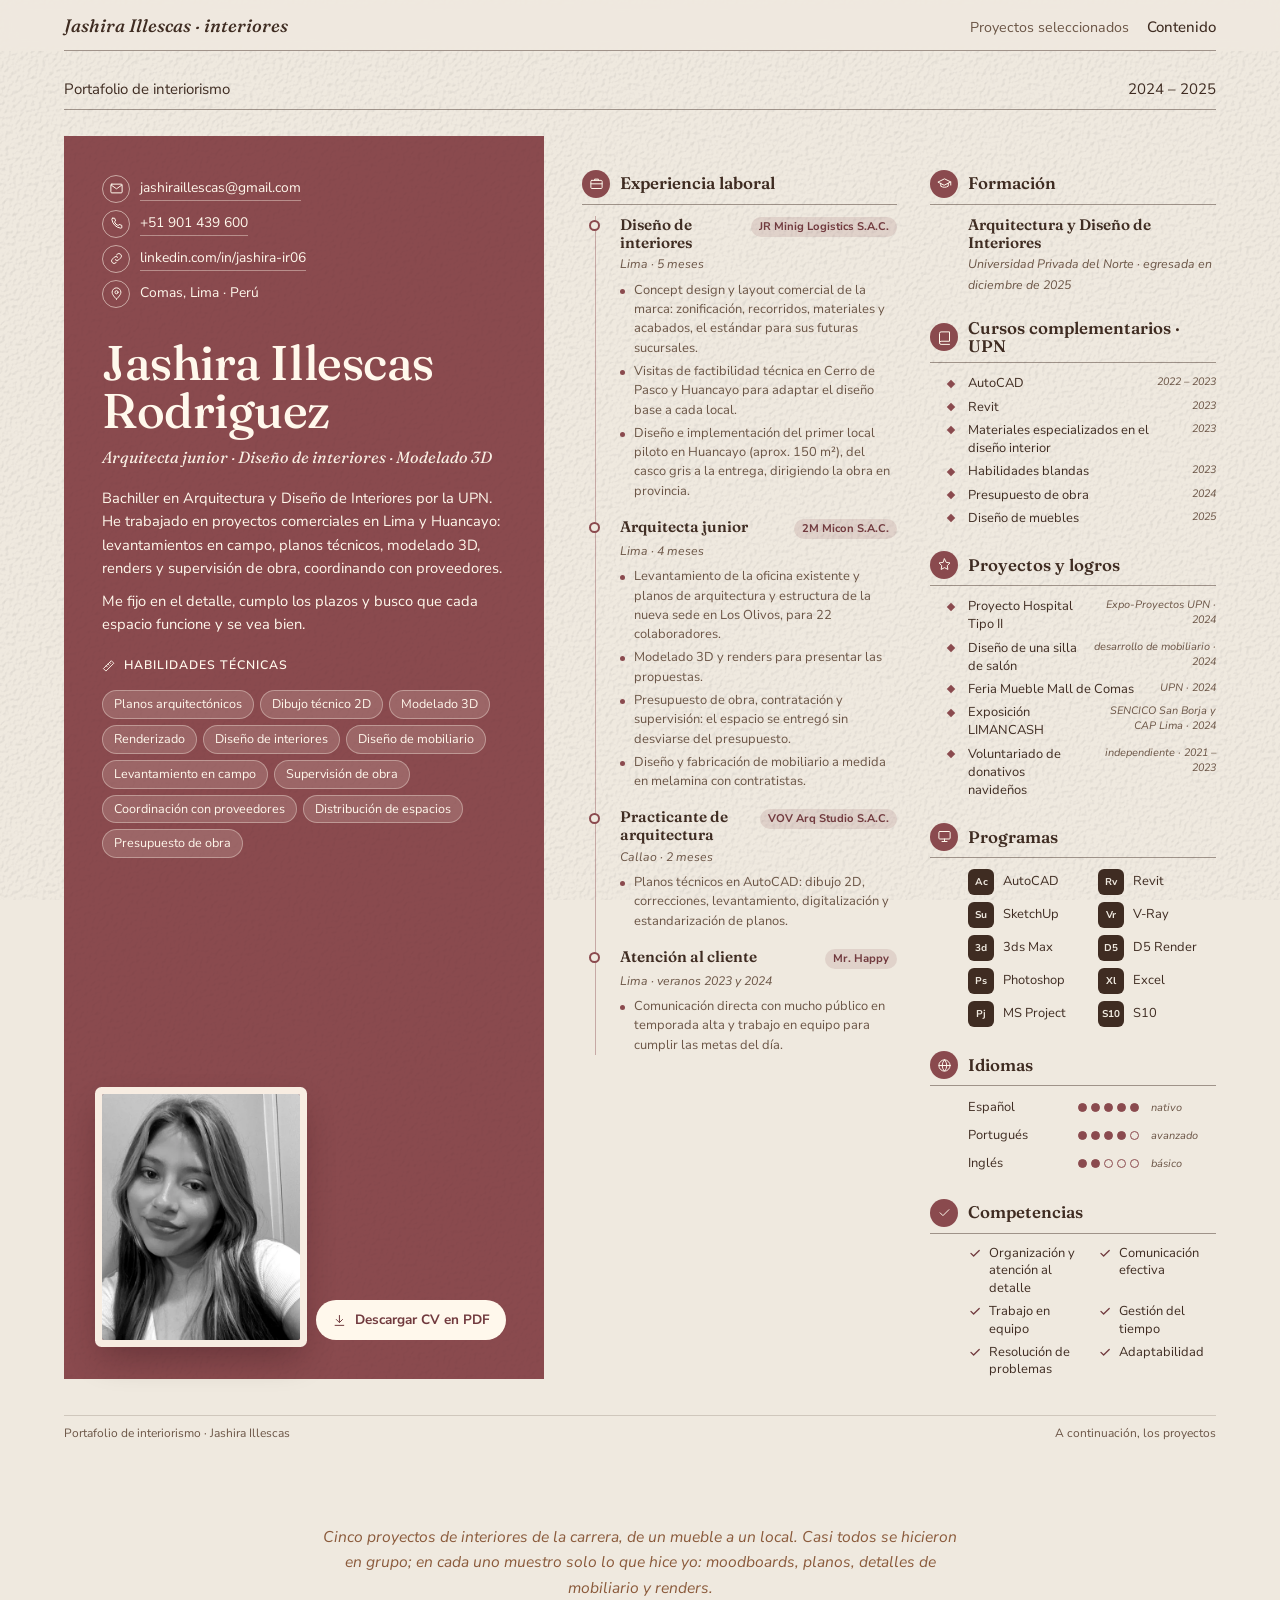
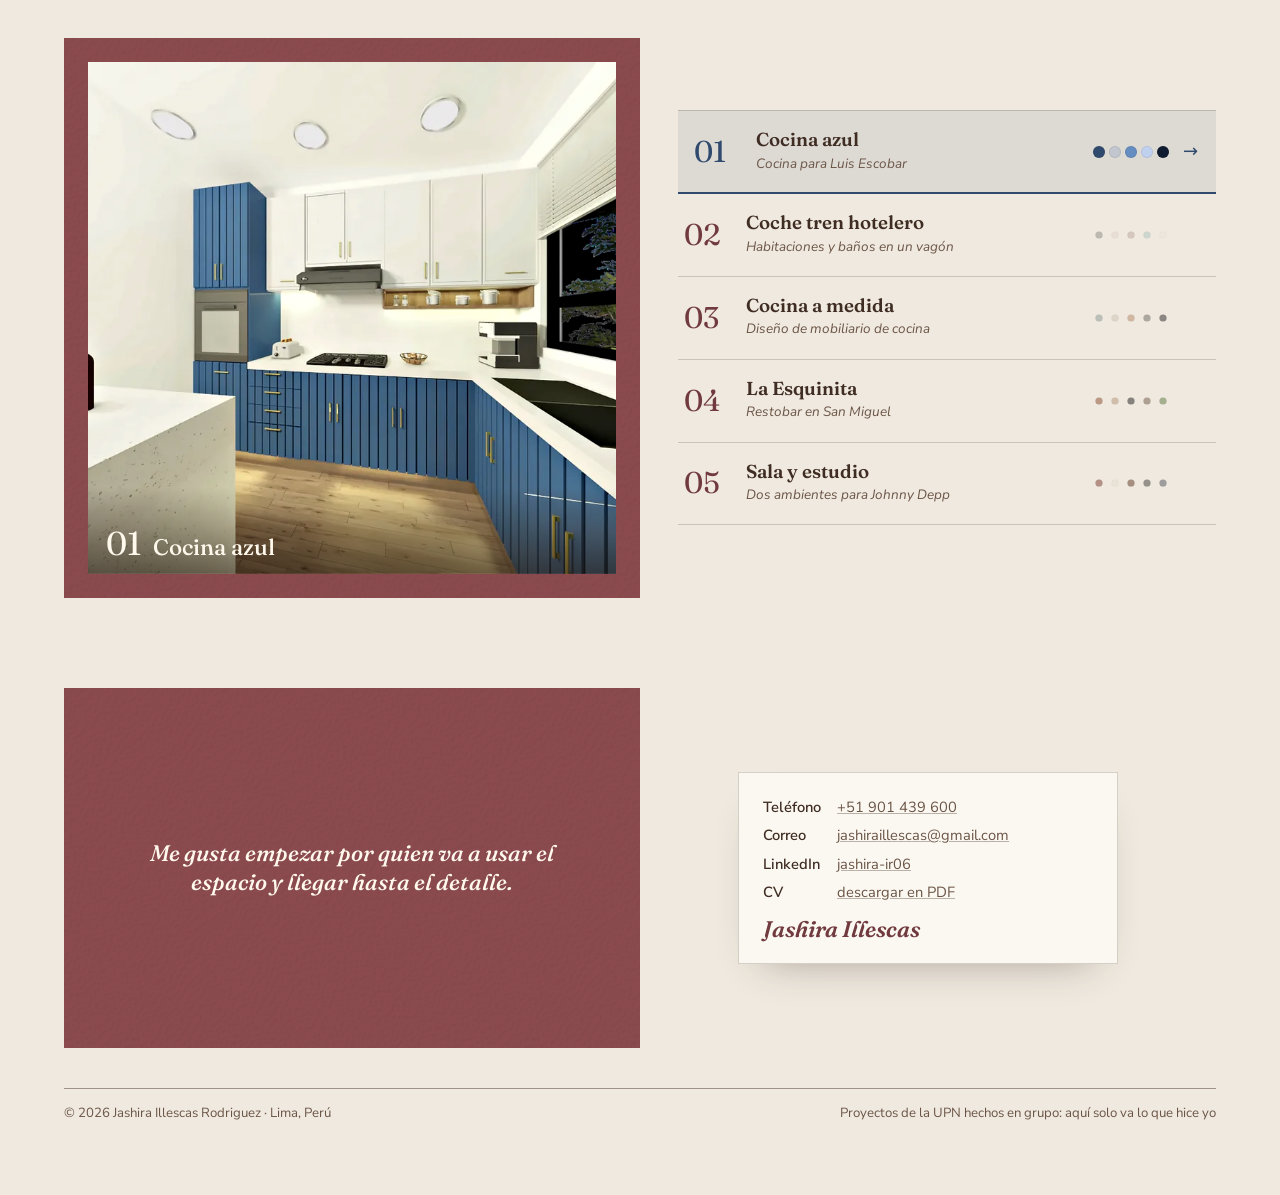
<file: index.html>
<!doctype html>
<html lang="es">
<head>
  <meta charset="utf-8">
  <meta name="viewport" content="width=device-width, initial-scale=1">
  <title>Portafolio de interiorismo · Jashira Illescas</title>
  <meta name="description" content="Portafolio de interiorismo de Jashira Illescas: cinco proyectos, de un mueble a un local, con moodboards, planos, detalles de mobiliario y renders.">
  <meta name="theme-color" content="#efe9df">
  <meta name="color-scheme" content="only light">
  <meta property="og:title" content="Portafolio de interiorismo · Jashira Illescas">
  <meta property="og:description" content="Portafolio de interiorismo de Jashira Illescas: cinco proyectos, de un mueble a un local, con moodboards, planos, detalles de mobiliario y renders.">
  <link rel="icon" href="assets/img/favicon.svg" type="image/svg+xml">
  <link rel="preconnect" href="https://fonts.googleapis.com">
  <link rel="preconnect" href="https://fonts.gstatic.com" crossorigin>
  <link rel="stylesheet" href="https://fonts.googleapis.com/css2?family=Fraunces:ital,opsz,wght,SOFT@0,9..144,300..700,0..100;1,9..144,300..700,0..100&family=Nunito+Sans:ital,opsz,wght@0,6..12,300..800;1,6..12,300..800&display=swap">
  <link rel="stylesheet" href="assets/css/interiores.css?v=40">
  <script>
    (function () { var h = document.documentElement; h.classList.add("js");
      try { if (localStorage.getItem("animar") === "1") h.classList.add("animar"); } catch (e) {} })();
  </script>
</head>
<body>
  <a class="saltar" href="#contenido">Saltar al contenido</a>
  <header class="barra"><div class="barra__in contenedor">
    <a class="barra__marca" href="./">Jashira Illescas · interiores</a>
    <span class="barra__ruta">Proyectos seleccionados</span>
    <button type="button" data-proyectos aria-expanded="false" aria-controls="proyectos">Contenido</button>
  </div></header>
  <nav class="proyectos" id="proyectos" aria-label="Contenido">
    <p class="proyectos__titulo">Contenido</p>
    <ul>
      <li><a href="cocina-luis-escobar.html"><img src="img/escobar/portada-1200.webp?v=40" width="1200" height="900" alt="" loading="lazy"><span><strong>Cocina azul</strong><small>Cocina para Luis Escobar</small></span><b>01</b></a></li><li><a href="coche-tren-hotelero.html"><img src="img/vagon/portada-1200.webp?v=40" width="1200" height="900" alt="" loading="lazy"><span><strong>Coche tren hotelero</strong><small>Habitaciones y baños en un vagón</small></span><b>02</b></a></li><li><a href="cocina-a-medida.html"><img src="img/cocina/portada-1200.webp?v=40" width="1200" height="675" alt="" loading="lazy"><span><strong>Cocina a medida</strong><small>Diseño de mobiliario de cocina</small></span><b>03</b></a></li><li><a href="restobar-la-esquinita.html"><img src="img/resto/portada-1200.webp?v=40" width="1200" height="630" alt="" loading="lazy"><span><strong>La Esquinita</strong><small>Restobar en San Miguel</small></span><b>04</b></a></li><li><a href="sala-y-estudio.html"><img src="img/jhonny/portada-1200.webp?v=40" width="1200" height="675" alt="" loading="lazy"><span><strong>Sala y estudio</strong><small>Dos ambientes para Johnny Depp</small></span><b>05</b></a></li>
    </ul>
    <div class="proyectos__pie"><a href="./">Portada</a><a href="./#contacto">Contacto</a><a href="descargas/CV_Jashira_Illescas.pdf" download>CV en PDF</a></div>
  </nav>
  <nav class="dock oculto" aria-label="En esta página"><a href="#cv">Sobre mí</a><a href="#indice">Proyectos</a><a href="#contacto">Contacto</a></nav>

  <main id="contenido">
    
    <section class="pliego cv-pliego contenedor" id="cv" aria-label="Sobre mí">
      <p class="tapa__cab"><span>Portafolio de interiorismo</span><span>2024 – 2025</span></p>
      <div class="cv">
        <div class="cv__ocre">
          <ul class="cv__contacto">
            <li><span class="cv__vineta"><svg class="ico" viewBox="0 0 24 24" aria-hidden="true"><rect x="3" y="5" width="18" height="14" rx="1.5"/><path d="m3.5 6.5 8.5 6 8.5-6"/></svg></span><a href="mailto:jashiraillescas@gmail.com">jashiraillescas@gmail.com</a></li>
            <li><span class="cv__vineta"><svg class="ico" viewBox="0 0 24 24" aria-hidden="true"><path d="M6 3.5h3l1.6 4.4-2 1.3a11 11 0 0 0 6.2 6.2l1.3-2 4.4 1.6v3a1.5 1.5 0 0 1-1.6 1.5A16.5 16.5 0 0 1 4.5 5.1 1.5 1.5 0 0 1 6 3.5z"/></svg></span><a href="https://wa.me/51901439600" target="_blank" rel="noopener">+51 901 439 600</a></li>
            <li><span class="cv__vineta"><svg class="ico" viewBox="0 0 24 24" aria-hidden="true"><path d="M10 14a4 4 0 0 0 5.7 0l3-3a4 4 0 0 0-5.7-5.7l-1 1"/><path d="M14 10a4 4 0 0 0-5.7 0l-3 3a4 4 0 0 0 5.7 5.7l1-1"/></svg></span><a href="https://www.linkedin.com/in/jashira-ir06" target="_blank" rel="noopener">linkedin.com/in/jashira-ir06</a></li>
            <li><span class="cv__vineta"><svg class="ico" viewBox="0 0 24 24" aria-hidden="true"><path d="M12 21s-7-6.2-7-11a7 7 0 0 1 14 0c0 4.8-7 11-7 11z"/><circle cx="12" cy="10" r="2.5"/></svg></span>Comas, Lima · Perú</li>
          </ul>
          <h1>Jashira Illescas<br>Rodriguez</h1>
          <p class="cv__rol">Arquitecta junior · Diseño de interiores · Modelado 3D</p>
          <div class="cv__perfil">
            <p>Bachiller en Arquitectura y Diseño de Interiores por la UPN. He trabajado en proyectos comerciales en Lima y Huancayo:
            levantamientos en campo, planos técnicos, modelado 3D, renders y supervisión de obra, coordinando con proveedores.</p>
            <p>Me fijo en el detalle, cumplo los plazos y busco que cada espacio funcione y se vea bien.</p>
          </div>
          <p class="cv__sub"><svg class="ico" viewBox="0 0 24 24" aria-hidden="true"><path d="m3 16.5 13.5-13.5 4.5 4.5L7.5 21z"/><path d="m7.5 12 2 2M10.5 9l2 2M13.5 6l2 2"/></svg>Habilidades técnicas</p>
          <ul class="cv__etiquetas"><li>Planos arquitectónicos</li><li>Dibujo técnico 2D</li><li>Modelado 3D</li><li>Renderizado</li><li>Diseño de interiores</li><li>Diseño de mobiliario</li><li>Levantamiento en campo</li><li>Supervisión de obra</li><li>Coordinación con proveedores</li><li>Distribución de espacios</li><li>Presupuesto de obra</li></ul>
          <div class="cv__final">
            <figure class="cv__foto"><img src="img/general/foto-cv-900.webp?v=40" srcset="img/general/foto-cv-480.webp?v=40 480w, img/general/foto-cv-900.webp?v=40 900w" sizes="(max-width: 860px) 60vw, 280px" width="900" height="1125" loading="lazy" alt="Jashira Illescas"></figure>
            <a class="cv__pdf" href="descargas/CV_Jashira_Illescas.pdf" download><svg class="ico" viewBox="0 0 24 24" aria-hidden="true"><path d="M12 4v11M7 10.5l5 5 5-5M5 20h14"/></svg>Descargar CV en PDF</a>
          </div>
        </div>
        <div class="cv__hoja">
          <div class="cv__col">
            <h2 class="cv__h"><span class="cv__vineta"><svg class="ico" viewBox="0 0 24 24" aria-hidden="true"><rect x="3" y="7" width="18" height="13" rx="1.5"/><path d="M9 7V5h6v2M3 12.5h18"/></svg></span>Experiencia laboral</h2>
            <ul class="cv__lista"><li class="cv__puesto"><p class="cv__cab"><strong>Diseño de interiores</strong><span>JR Minig Logistics S.A.C.</span></p><p class="cv__lugar">Lima · 5 meses</p><ul><li>Concept design y layout comercial de la marca: zonificación, recorridos, materiales y acabados, el estándar para sus futuras sucursales.</li><li>Visitas de factibilidad técnica en Cerro de Pasco y Huancayo para adaptar el diseño base a cada local.</li><li>Diseño e implementación del primer local piloto en Huancayo (aprox. 150 m²), del casco gris a la entrega, dirigiendo la obra en provincia.</li></ul></li><li class="cv__puesto"><p class="cv__cab"><strong>Arquitecta junior</strong><span>2M Micon S.A.C.</span></p><p class="cv__lugar">Lima · 4 meses</p><ul><li>Levantamiento de la oficina existente y planos de arquitectura y estructura de la nueva sede en Los Olivos, para 22 colaboradores.</li><li>Modelado 3D y renders para presentar las propuestas.</li><li>Presupuesto de obra, contratación y supervisión: el espacio se entregó sin desviarse del presupuesto.</li><li>Diseño y fabricación de mobiliario a medida en melamina con contratistas.</li></ul></li><li class="cv__puesto"><p class="cv__cab"><strong>Practicante de arquitectura</strong><span>VOV Arq Studio S.A.C.</span></p><p class="cv__lugar">Callao · 2 meses</p><ul><li>Planos técnicos en AutoCAD: dibujo 2D, correcciones, levantamiento, digitalización y estandarización de planos.</li></ul></li><li class="cv__puesto"><p class="cv__cab"><strong>Atención al cliente</strong><span>Mr. Happy</span></p><p class="cv__lugar">Lima · veranos 2023 y 2024</p><ul><li>Comunicación directa con mucho público en temporada alta y trabajo en equipo para cumplir las metas del día.</li></ul></li></ul>
          </div>
          <div class="cv__col">
            <h2 class="cv__h"><span class="cv__vineta"><svg class="ico" viewBox="0 0 24 24" aria-hidden="true"><path d="m2 9.5 10-5 10 5-10 5z"/><path d="M6 11.5v4.8c3.3 2.3 8.7 2.3 12 0v-4.8M22 9.5v5"/></svg></span>Formación</h2>
            <div class="cv__bloque">
              <p class="cv__cab"><strong>Arquitectura y Diseño de Interiores</strong></p>
              <p class="cv__lugar">Universidad Privada del Norte · egresada en diciembre de 2025</p>
            </div>
            <h2 class="cv__h"><span class="cv__vineta"><svg class="ico" viewBox="0 0 24 24" aria-hidden="true"><path d="M4 19.5V5.5A2.5 2.5 0 0 1 6.5 3H20v15H6.5A2.5 2.5 0 0 0 4 20.5 2.5 2.5 0 0 0 6.5 23H20"/></svg></span>Cursos complementarios · UPN</h2>
            <ul class="cv__fechas"><li><span>AutoCAD</span><small>2022 – 2023</small></li><li><span>Revit</span><small>2023</small></li><li><span>Materiales especializados en el diseño interior</span><small>2023</small></li><li><span>Habilidades blandas</span><small>2023</small></li><li><span>Presupuesto de obra</span><small>2024</small></li><li><span>Diseño de muebles</span><small>2025</small></li></ul>
            <h2 class="cv__h"><span class="cv__vineta"><svg class="ico" viewBox="0 0 24 24" aria-hidden="true"><path d="m12 3 2.7 5.6 6.1.9-4.4 4.3 1 6.1L12 17l-5.4 2.9 1-6.1-4.4-4.3 6.1-.9z"/></svg></span>Proyectos y logros</h2>
            <ul class="cv__fechas"><li><span>Proyecto Hospital Tipo II</span><small>Expo-Proyectos UPN · 2024</small></li><li><span>Diseño de una silla de salón</span><small>desarrollo de mobiliario · 2024</small></li><li><span>Feria Mueble Mall de Comas</span><small>UPN · 2024</small></li><li><span>Exposición LIMANCASH</span><small>SENCICO San Borja y CAP Lima · 2024</small></li><li><span>Voluntariado de donativos navideños</span><small>independiente · 2021 – 2023</small></li></ul>
            <h2 class="cv__h"><span class="cv__vineta"><svg class="ico" viewBox="0 0 24 24" aria-hidden="true"><rect x="3" y="4" width="18" height="12" rx="1.5"/><path d="M8 20h8M12 16v4"/></svg></span>Programas</h2>
            <ul class="cv__prog"><li><i>Ac</i>AutoCAD</li><li><i>Rv</i>Revit</li><li><i>Su</i>SketchUp</li><li><i>Vr</i>V-Ray</li><li><i>3d</i>3ds Max</li><li><i>D5</i>D5 Render</li><li><i>Ps</i>Photoshop</li><li><i>Xl</i>Excel</li><li><i>Pj</i>MS Project</li><li><i>S10</i>S10</li></ul>
            <h2 class="cv__h"><span class="cv__vineta"><svg class="ico" viewBox="0 0 24 24" aria-hidden="true"><circle cx="12" cy="12" r="9"/><path d="M3 12h18M12 3c2.4 2.5 3.5 5.5 3.5 9s-1.1 6.5-3.5 9c-2.4-2.5-3.5-5.5-3.5-9S9.6 5.5 12 3z"/></svg></span>Idiomas</h2>
            <ul class="cv__idiomas"><li><span>Español</span><span class="cv__nivel" aria-label="nativo"><i class="si"></i><i class="si"></i><i class="si"></i><i class="si"></i><i class="si"></i></span><small>nativo</small></li><li><span>Portugués</span><span class="cv__nivel" aria-label="avanzado"><i class="si"></i><i class="si"></i><i class="si"></i><i class="si"></i><i></i></span><small>avanzado</small></li><li><span>Inglés</span><span class="cv__nivel" aria-label="básico"><i class="si"></i><i class="si"></i><i></i><i></i><i></i></span><small>básico</small></li></ul>
            <h2 class="cv__h"><span class="cv__vineta"><svg class="ico" viewBox="0 0 24 24" aria-hidden="true"><path d="m5 12.5 4.5 4.5L19 7.5"/></svg></span>Competencias</h2>
            <ul class="cv__comp"><li><svg class="ico" viewBox="0 0 24 24" aria-hidden="true"><path d="m5 12.5 4.5 4.5L19 7.5"/></svg>Organización y atención al detalle</li><li><svg class="ico" viewBox="0 0 24 24" aria-hidden="true"><path d="m5 12.5 4.5 4.5L19 7.5"/></svg>Comunicación efectiva</li><li><svg class="ico" viewBox="0 0 24 24" aria-hidden="true"><path d="m5 12.5 4.5 4.5L19 7.5"/></svg>Trabajo en equipo</li><li><svg class="ico" viewBox="0 0 24 24" aria-hidden="true"><path d="m5 12.5 4.5 4.5L19 7.5"/></svg>Gestión del tiempo</li><li><svg class="ico" viewBox="0 0 24 24" aria-hidden="true"><path d="m5 12.5 4.5 4.5L19 7.5"/></svg>Resolución de problemas</li><li><svg class="ico" viewBox="0 0 24 24" aria-hidden="true"><path d="m5 12.5 4.5 4.5L19 7.5"/></svg>Adaptabilidad</li></ul>
          </div>
        </div>
      </div>
      <p class="folio"><span>Portafolio de interiorismo · Jashira Illescas</span><span>A continuación, los proyectos</span></p>
    </section>
    <section class="indice-intro contenedor aparece">
      <p>Cinco proyectos de interiores de la carrera, de un mueble a un local. Casi todos se hicieron en grupo;
      en cada uno muestro solo lo que hice yo: moodboards, planos, detalles de mobiliario y renders.</p>
    </section>
    <section class="indice contenedor" id="indice" aria-label="Contenido">
      <div class="indice__ocre indice__vista" data-vista><figure class="vista__img" data-k="escobar"><img src="img/escobar/render-frente-1600.webp?v=40" srcset="img/escobar/render-frente-960.webp?v=40 960w, img/escobar/render-frente-1600.webp?v=40 1600w" sizes="(max-width: 860px) 92vw, 46vw" width="1600" height="1200" loading="lazy" style="view-transition-name: p-escobar; view-transition-class: foto" alt="Vista frontal de la cocina: muebles bajos azules ranurados, alacenas blancas y ventana sobre el lavadero"><figcaption><b>01</b>Cocina azul</figcaption></figure><figure class="vista__img" data-k="vagon"><img src="img/vagon/render-2-1600.webp?v=40" srcset="img/vagon/render-2-960.webp?v=40 960w, img/vagon/render-2-1600.webp?v=40 1600w" sizes="(max-width: 860px) 92vw, 46vw" width="1600" height="1200" loading="lazy" style="view-transition-name: p-vagon; view-transition-class: foto" alt="Habitación del vagón con sofá blanco, cuadros con marco dorado y celosía de madera"><figcaption><b>02</b>Coche tren hotelero</figcaption></figure><figure class="vista__img" data-k="cocina"><img src="img/cocina/render-1-1600.webp?v=40" srcset="img/cocina/render-1-960.webp?v=40 960w, img/cocina/render-1-1600.webp?v=40 1600w" sizes="(max-width: 860px) 92vw, 46vw" width="1600" height="900" loading="lazy" style="view-transition-name: p-cocina; view-transition-class: foto" alt="Cocina en L con alacenas verde salvia, muebles bajos de roble y luz lineal bajo las alacenas"><figcaption><b>03</b>Cocina a medida</figcaption></figure><figure class="vista__img" data-k="resto"><img src="img/resto/render-barra-1600.webp?v=40" srcset="img/resto/render-barra-960.webp?v=40 960w, img/resto/render-barra-1600.webp?v=40 1600w" sizes="(max-width: 860px) 92vw, 46vw" width="1600" height="840" loading="lazy" style="view-transition-name: p-resto; view-transition-class: foto" alt="Barra del restobar con frente de madera en relieve, bancos altos y estantes de botellas"><figcaption><b>04</b>La Esquinita</figcaption></figure><figure class="vista__img" data-k="jhonny"><img src="img/jhonny/render-portada-1600.webp?v=40" srcset="img/jhonny/render-portada-960.webp?v=40 960w, img/jhonny/render-portada-1600.webp?v=40 1600w" sizes="(max-width: 860px) 92vw, 46vw" width="1600" height="900" loading="lazy" style="view-transition-name: p-jhonny; view-transition-class: foto" alt="Sala amplia con sofás blancos, piso de madera gris, cuadro de mármol y lámpara circular"><figcaption><b>05</b>Sala y estudio</figcaption></figure><h2>Contenido.</h2></div>
      <ol class="indice__lista" data-filas><li class="aparece" style="--i:0"><a href="cocina-luis-escobar.html" data-k="escobar" style="--c:#304a6e"><img class="fila__img" src="img/escobar/portada-1200.webp?v=40" width="1200" height="900" loading="lazy" alt=""><b>01</b><span><strong>Cocina azul</strong><small>Cocina para Luis Escobar</small></span><ul class="paleta"><li style="--c:#304a6e" title="#304a6e"></li><li style="--c:#c2c6ce" title="#c2c6ce"></li><li style="--c:#668dc0" title="#668dc0"></li><li style="--c:#c0d0ef" title="#c0d0ef"></li><li style="--c:#0f1c30" title="#0f1c30"></li></ul><i class="fila__flecha" aria-hidden="true">→</i></a></li><li class="aparece" style="--i:1"><a href="coche-tren-hotelero.html" data-k="vagon" style="--c:#8c8984"><img class="fila__img" src="img/vagon/portada-1200.webp?v=40" width="1200" height="900" loading="lazy" alt=""><b>02</b><span><strong>Coche tren hotelero</strong><small>Habitaciones y baños en un vagón</small></span><ul class="paleta"><li style="--c:#8c8984" title="#8c8984"></li><li style="--c:#e2d4ca" title="#e2d4ca"></li><li style="--c:#bca59e" title="#bca59e"></li><li style="--c:#aac4bf" title="#aac4bf"></li><li style="--c:#e9e3d8" title="#e9e3d8"></li></ul><i class="fila__flecha" aria-hidden="true">→</i></a></li><li class="aparece" style="--i:2"><a href="cocina-a-medida.html" data-k="cocina" style="--c:#879894"><img class="fila__img" src="img/cocina/portada-1200.webp?v=40" width="1200" height="675" loading="lazy" alt=""><b>03</b><span><strong>Cocina a medida</strong><small>Diseño de mobiliario de cocina</small></span><ul class="paleta"><li style="--c:#879894" title="#879894"></li><li style="--c:#ccc2b1" title="#ccc2b1"></li><li style="--c:#b38667" title="#b38667"></li><li style="--c:#6a6761" title="#6a6761"></li><li style="--c:#292524" title="#292524"></li></ul><i class="fila__flecha" aria-hidden="true">→</i></a></li><li class="aparece" style="--i:3"><a href="restobar-la-esquinita.html" data-k="resto" style="--c:#8a4b2b"><img class="fila__img" src="img/resto/portada-1200.webp?v=40" width="1200" height="630" loading="lazy" alt=""><b>04</b><span><strong>La Esquinita</strong><small>Restobar en San Miguel</small></span><ul class="paleta"><li style="--c:#8a4b2b" title="#8a4b2b"></li><li style="--c:#b49377" title="#b49377"></li><li style="--c:#1d1c1c" title="#1d1c1c"></li><li style="--c:#6f5a49" title="#6f5a49"></li><li style="--c:#5d7a3e" title="#5d7a3e"></li></ul><i class="fila__flecha" aria-hidden="true">→</i></a></li><li class="aparece" style="--i:4"><a href="sala-y-estudio.html" data-k="jhonny" style="--c:#7a3a2c"><img class="fila__img" src="img/jhonny/portada-1200.webp?v=40" width="1200" height="675" loading="lazy" alt=""><b>05</b><span><strong>Sala y estudio</strong><small>Dos ambientes para Johnny Depp</small></span><ul class="paleta"><li style="--c:#7a3a2c" title="#7a3a2c"></li><li style="--c:#e4dccd" title="#e4dccd"></li><li style="--c:#5e3620" title="#5e3620"></li><li style="--c:#3e3b36" title="#3e3b36"></li><li style="--c:#4d535c" title="#4d535c"></li></ul><i class="fila__flecha" aria-hidden="true">→</i></a></li></ol>
    </section>
    <section class="cierre contenedor" id="contacto" aria-label="Contacto">
      <div class="indice__ocre"><p>Me gusta empezar por quien va a usar el espacio y llegar hasta el detalle.</p></div>
      <div class="cierre__ficha">
        <div class="tarjeta">
          <dl>
            <dt>Teléfono</dt><dd><a href="https://wa.me/51901439600" target="_blank" rel="noopener">+51 901 439 600</a></dd>
            <dt>Correo</dt><dd><a href="mailto:jashiraillescas@gmail.com">jashiraillescas@gmail.com</a></dd>
            <dt>LinkedIn</dt><dd><a href="https://www.linkedin.com/in/jashira-ir06" target="_blank" rel="noopener">jashira-ir06</a></dd>
            <dt>CV</dt><dd><a href="descargas/CV_Jashira_Illescas.pdf" download>descargar en PDF</a></dd>
          </dl>
          <strong>Jashira Illescas</strong>
        </div>
      </div>
    </section>
  </main>
  <footer class="pie contenedor">
    <span>© 2026 Jashira Illescas Rodriguez · Lima, Perú</span>
    <span>Proyectos de la UPN hechos en grupo: aquí solo va lo que hice yo</span>
  </footer>
  <script type="module" src="assets/js/interiores.js?v=40"></script>
</body>
</html>
</file>
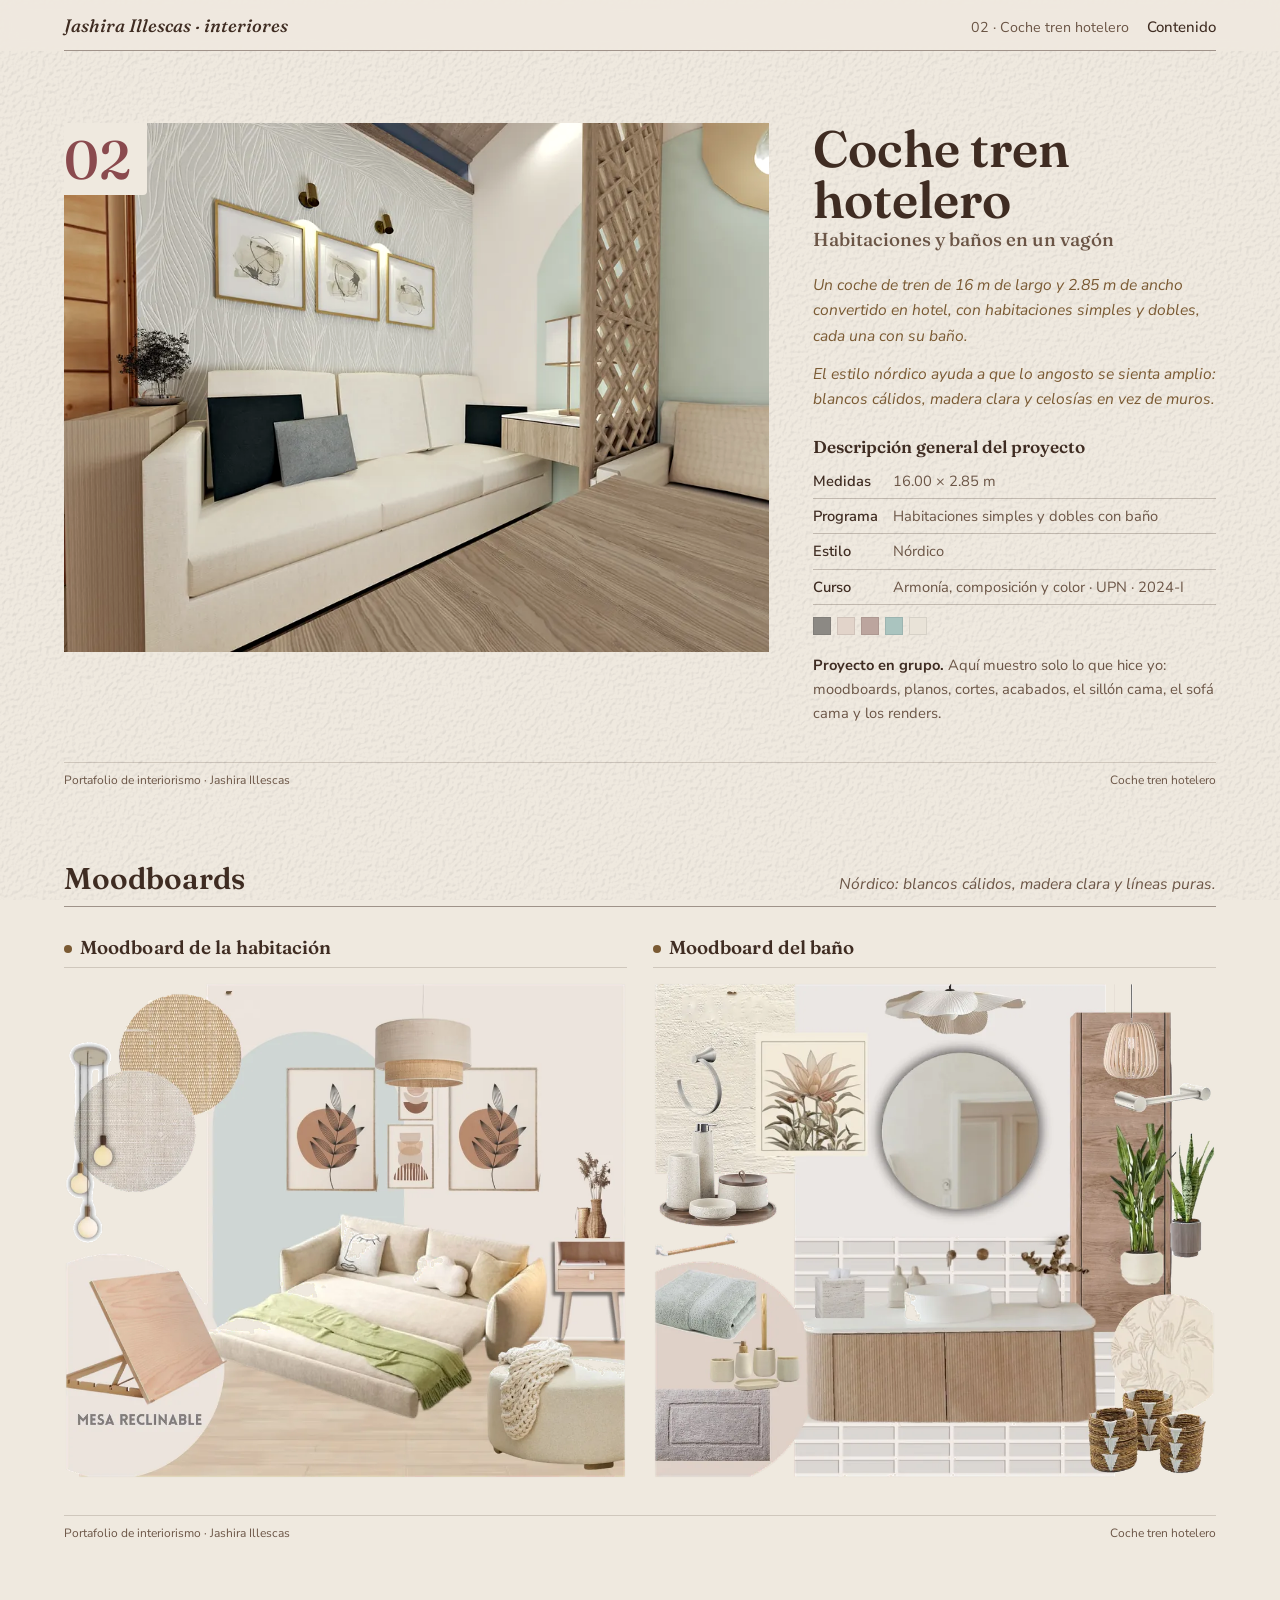
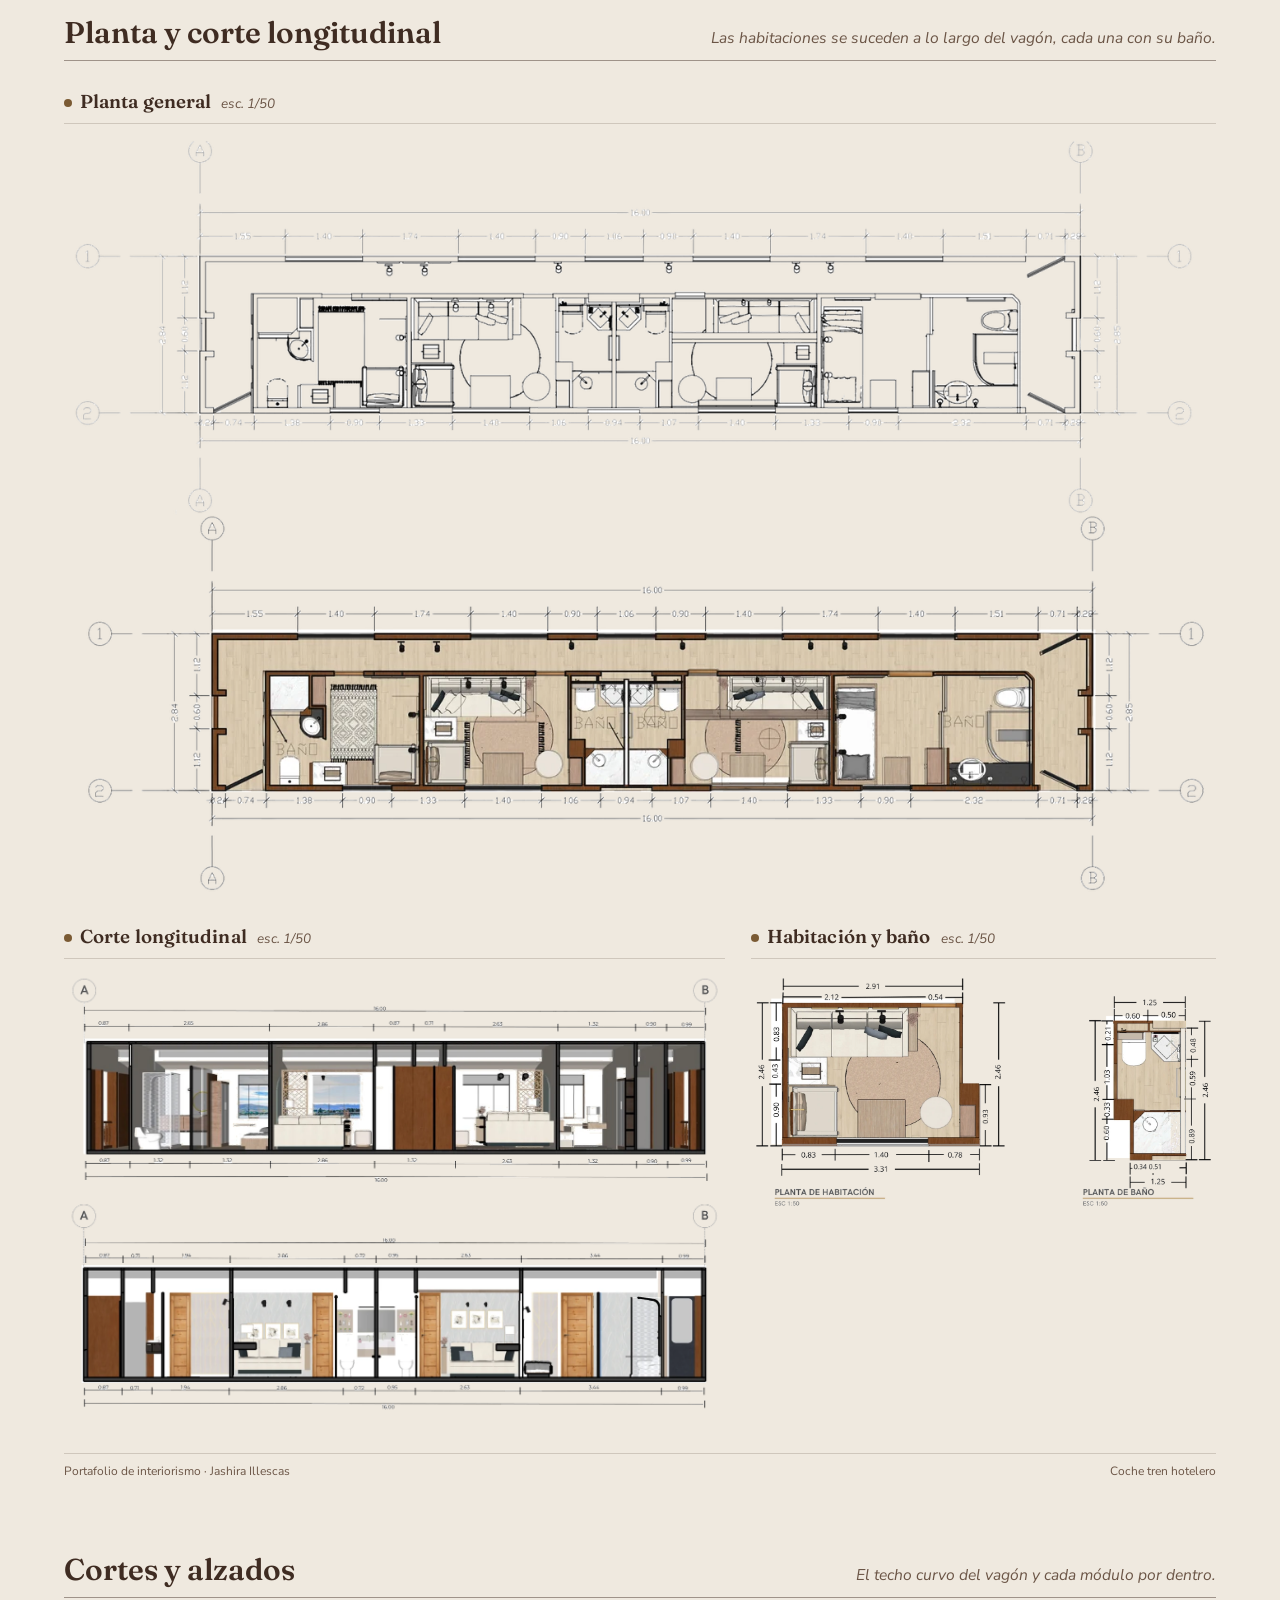
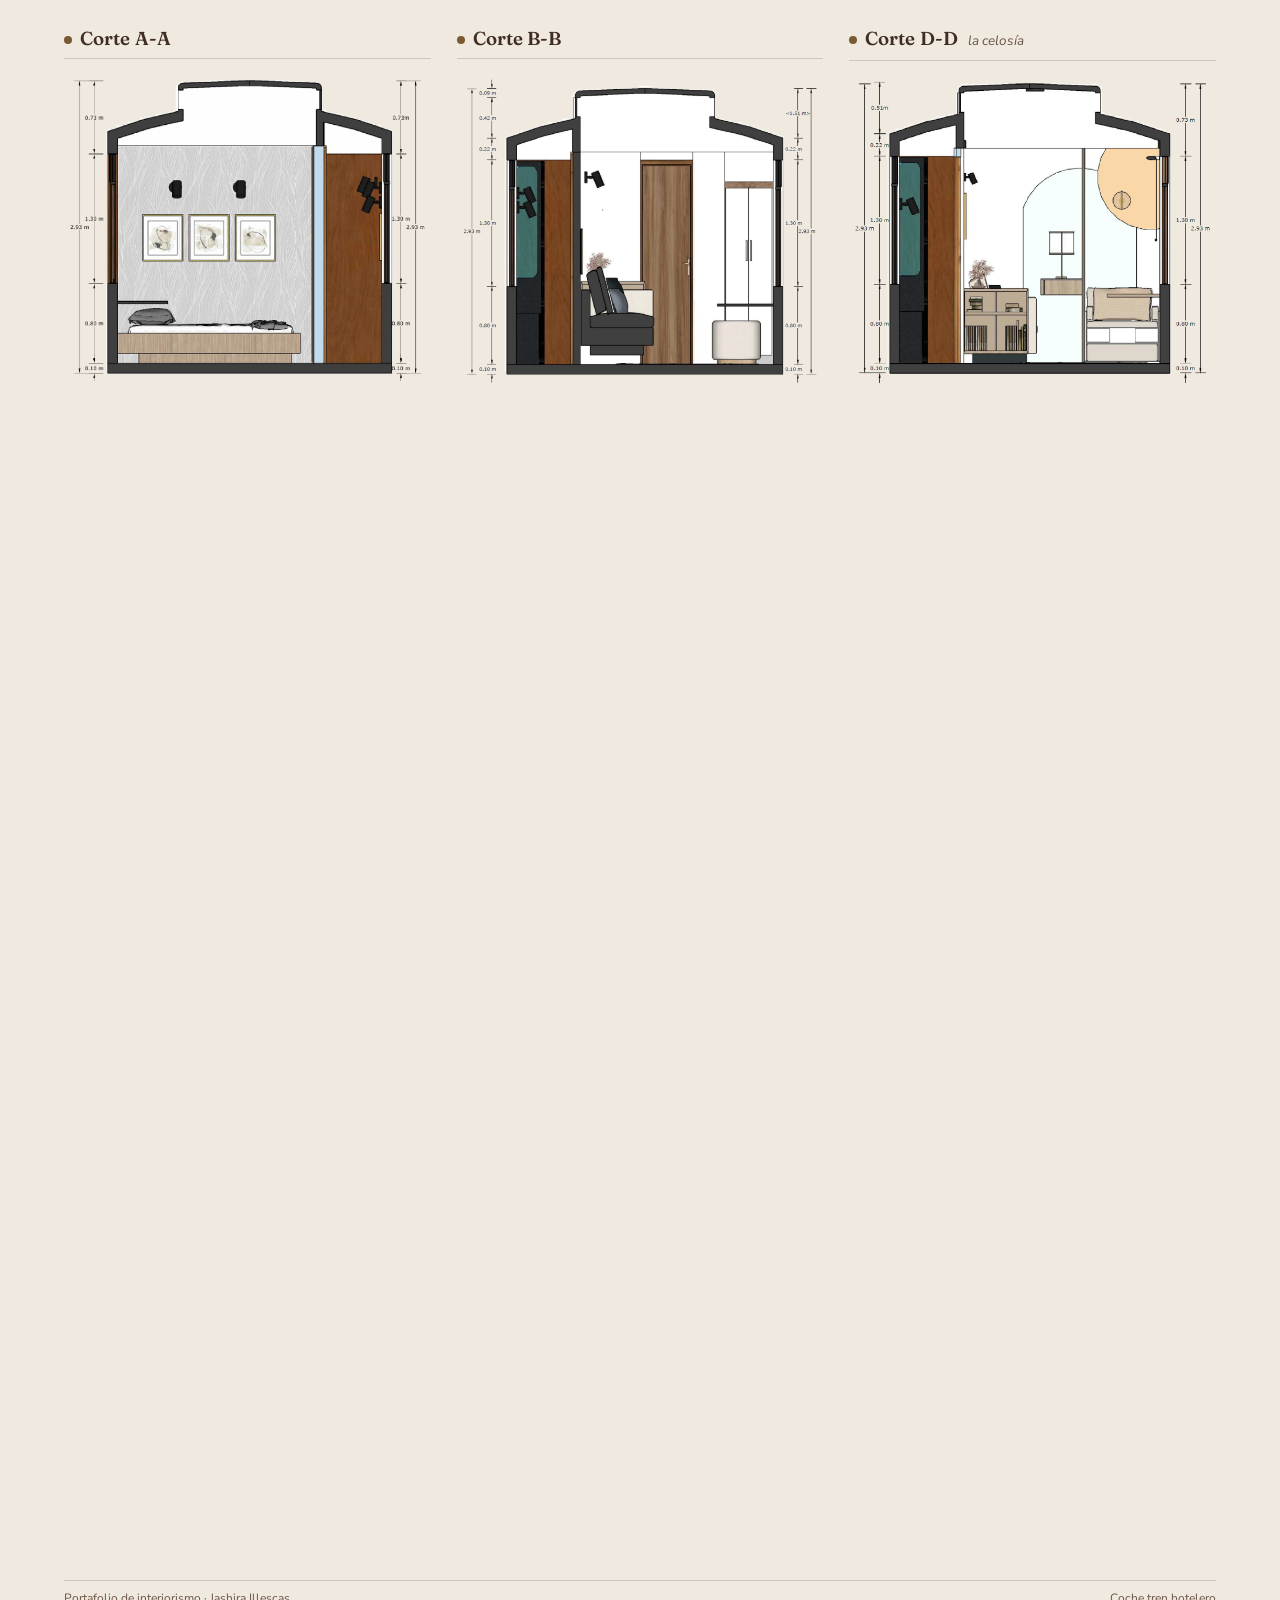
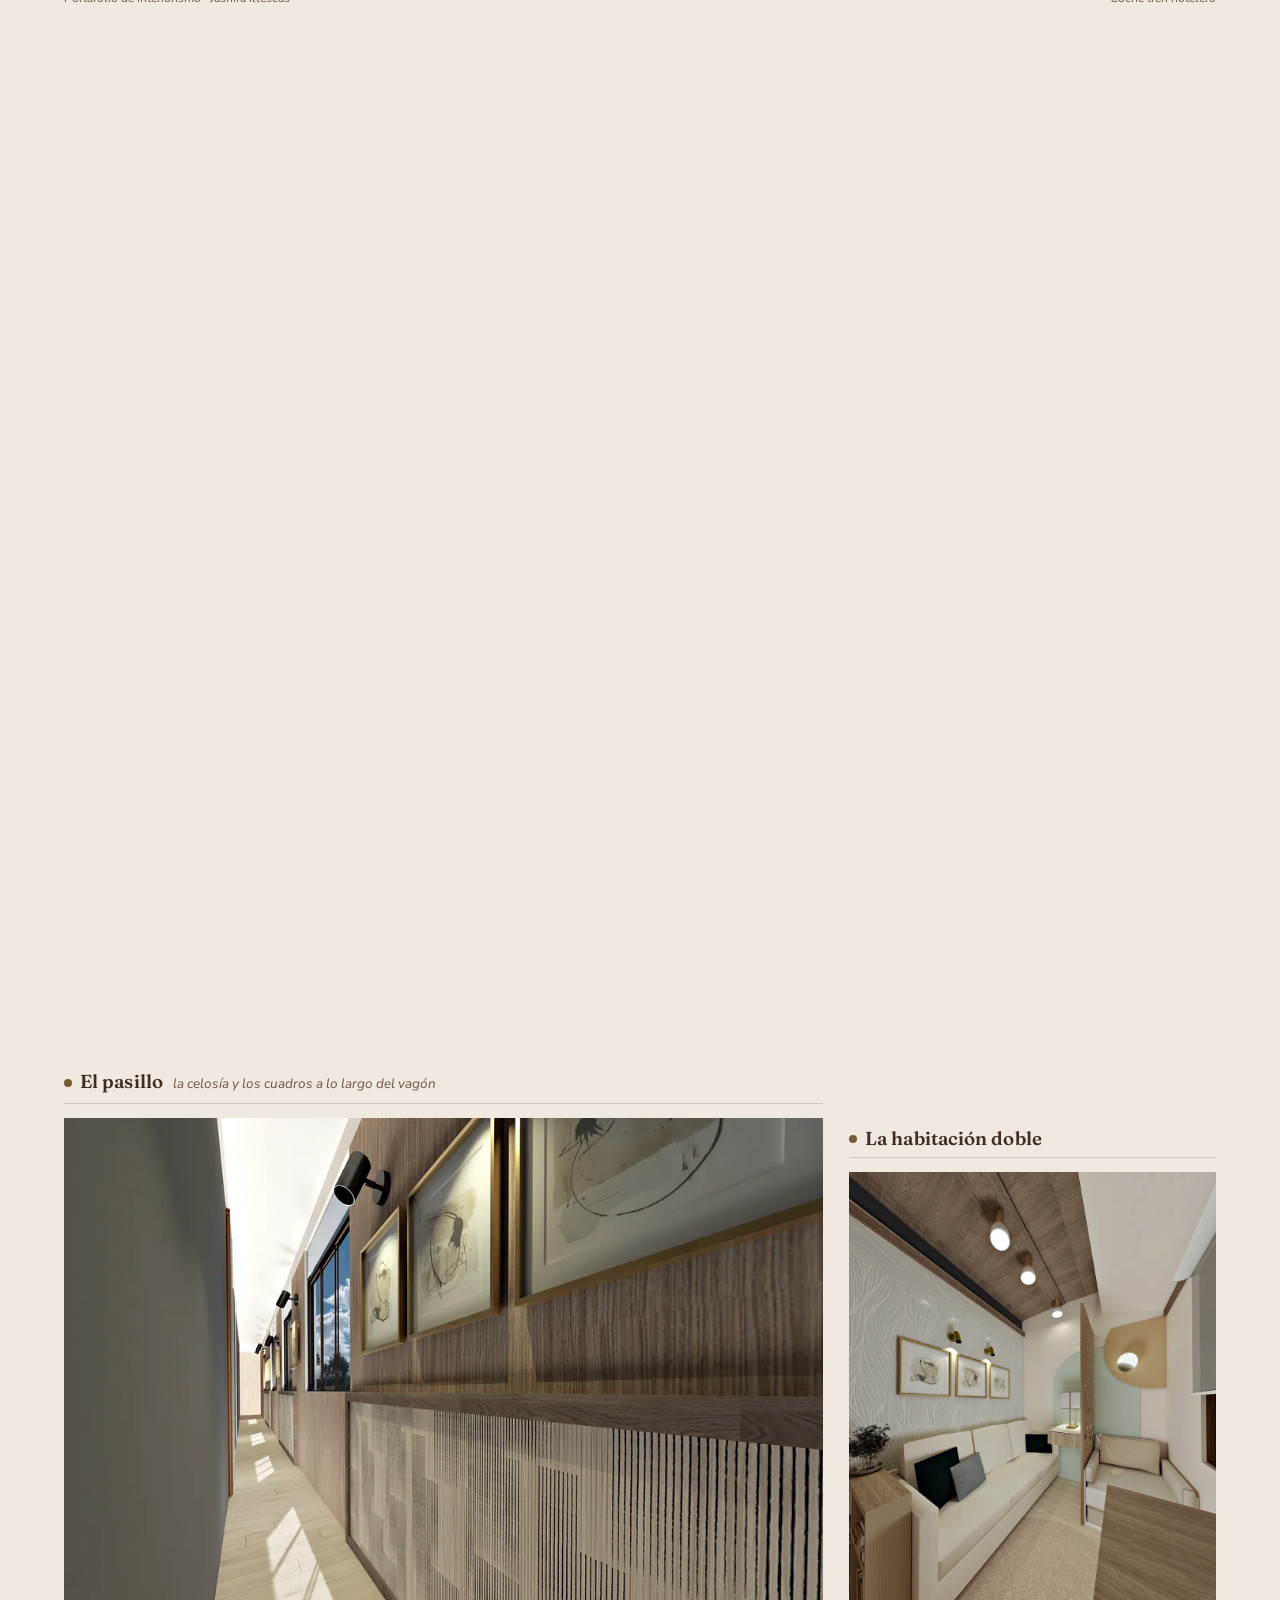
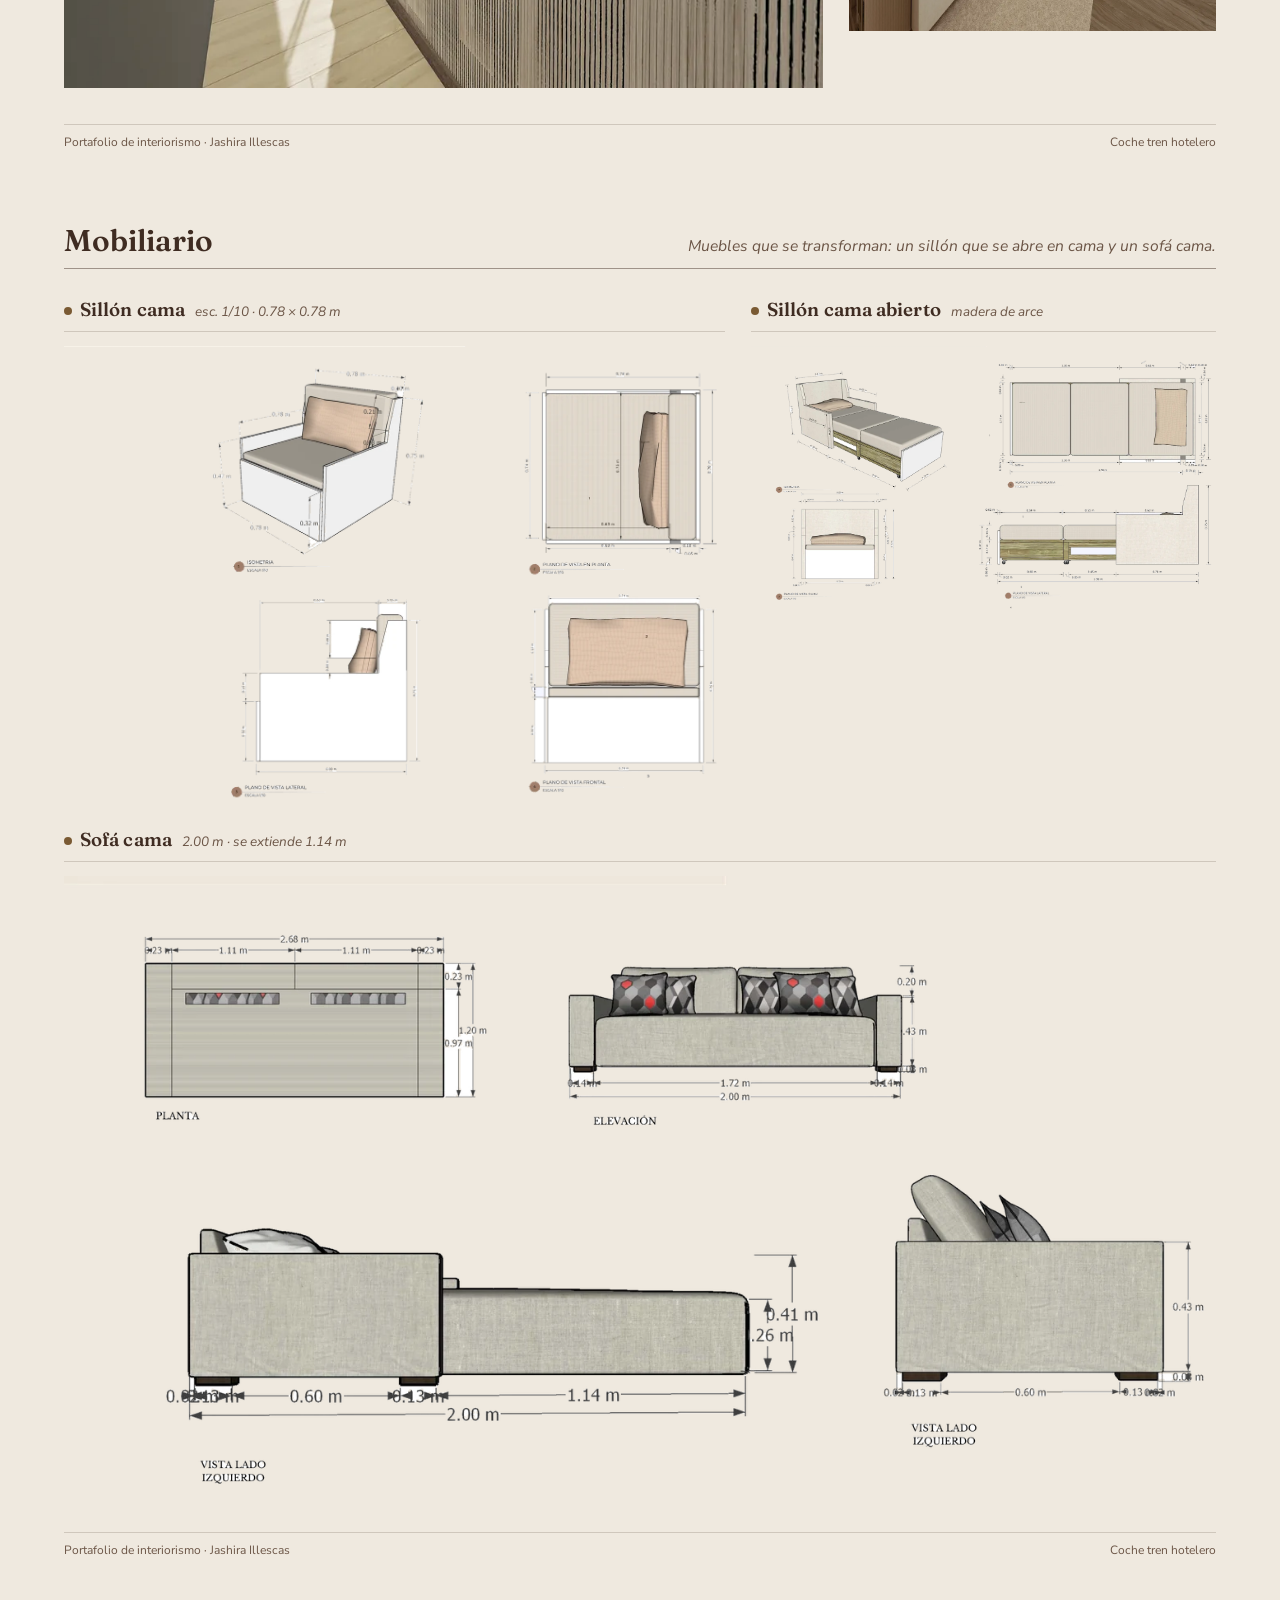
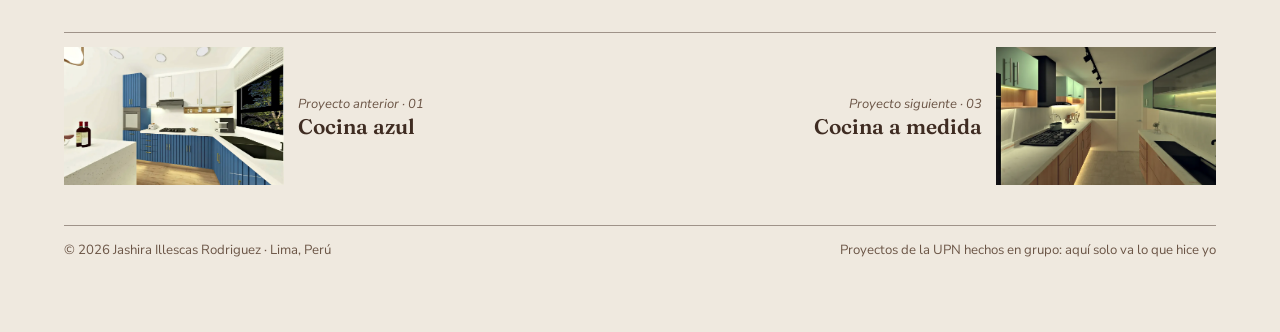
<file: coche-tren-hotelero.html>
<!doctype html>
<html lang="es">
<head>
  <meta charset="utf-8">
  <meta name="viewport" content="width=device-width, initial-scale=1">
  <title>Coche tren hotelero · Interiores · Jashira Illescas</title>
  <meta name="description" content="Un coche de tren de 16 m de largo y 2.85 m de ancho convertido en hotel, con habitaciones simples y dobles, cada una con su baño. El estilo nórdico ayuda a que lo angosto se sienta amplio: blancos cálidos, madera clara y celosías en vez de muros.">
  <meta name="theme-color" content="#efe9df">
  <meta name="color-scheme" content="only light">
  <meta property="og:title" content="Coche tren hotelero · Interiores · Jashira Illescas">
  <meta property="og:description" content="Un coche de tren de 16 m de largo y 2.85 m de ancho convertido en hotel, con habitaciones simples y dobles, cada una con su baño. El estilo nórdico ayuda a que lo angosto se sienta amplio: blancos cálidos, madera clara y celosías en vez de muros.">
  <link rel="icon" href="assets/img/favicon.svg" type="image/svg+xml">
  <link rel="preconnect" href="https://fonts.googleapis.com">
  <link rel="preconnect" href="https://fonts.gstatic.com" crossorigin>
  <link rel="stylesheet" href="https://fonts.googleapis.com/css2?family=Fraunces:ital,opsz,wght,SOFT@0,9..144,300..700,0..100;1,9..144,300..700,0..100&family=Nunito+Sans:ital,opsz,wght@0,6..12,300..800;1,6..12,300..800&display=swap">
  <link rel="stylesheet" href="assets/css/interiores.css?v=40">
  <script>
    (function () { var h = document.documentElement; h.classList.add("js");
      try { if (localStorage.getItem("animar") === "1") h.classList.add("animar"); } catch (e) {} })();
  </script>
</head>
<body data-sala="vagon">
  <a class="saltar" href="#contenido">Saltar al contenido</a>
  <header class="barra"><div class="barra__in contenedor">
    <a class="barra__marca" href="./">Jashira Illescas · interiores</a>
    <span class="barra__ruta">02 · Coche tren hotelero</span>
    <button type="button" data-proyectos aria-expanded="false" aria-controls="proyectos">Contenido</button>
  </div></header>
  <nav class="proyectos" id="proyectos" aria-label="Contenido">
    <p class="proyectos__titulo">Contenido</p>
    <ul>
      <li><a href="cocina-luis-escobar.html"><img src="img/escobar/portada-1200.webp?v=40" width="1200" height="900" alt="" loading="lazy"><span><strong>Cocina azul</strong><small>Cocina para Luis Escobar</small></span><b>01</b></a></li><li><a href="coche-tren-hotelero.html" aria-current="page"><img src="img/vagon/portada-1200.webp?v=40" width="1200" height="900" alt="" loading="lazy"><span><strong>Coche tren hotelero</strong><small>Habitaciones y baños en un vagón</small></span><b>02</b></a></li><li><a href="cocina-a-medida.html"><img src="img/cocina/portada-1200.webp?v=40" width="1200" height="675" alt="" loading="lazy"><span><strong>Cocina a medida</strong><small>Diseño de mobiliario de cocina</small></span><b>03</b></a></li><li><a href="restobar-la-esquinita.html"><img src="img/resto/portada-1200.webp?v=40" width="1200" height="630" alt="" loading="lazy"><span><strong>La Esquinita</strong><small>Restobar en San Miguel</small></span><b>04</b></a></li><li><a href="sala-y-estudio.html"><img src="img/jhonny/portada-1200.webp?v=40" width="1200" height="675" alt="" loading="lazy"><span><strong>Sala y estudio</strong><small>Dos ambientes para Johnny Depp</small></span><b>05</b></a></li>
    </ul>
    <div class="proyectos__pie"><a href="./">Portada</a><a href="./#contacto">Contacto</a><a href="descargas/CV_Jashira_Illescas.pdf" download>CV en PDF</a></div>
  </nav>
  <nav class="dock oculto" aria-label="En esta página"><a href="#apertura">Inicio</a><a href="#moodboards">Moodboards</a><a href="#planta">Planta</a><a href="#cortes">Cortes</a><a href="#renders">Renders</a><a href="#muebles">Mobiliario</a></nav>

  <main id="contenido">
    <section class="pliego contenedor" id="apertura">
      <div class="apertura">
        <figure class="apertura__img"><img src="img/vagon/render-2-1600.webp?v=40" srcset="img/vagon/render-2-960.webp?v=40 960w, img/vagon/render-2-1600.webp?v=40 1600w" sizes="(max-width: 860px) 92vw, 62vw" width="1600" height="1200" fetchpriority="high" style="view-transition-name: p-vagon; view-transition-class: foto" alt="Habitación del vagón con sofá blanco, cuadros con marco dorado y celosía de madera"><span class="apertura__num">02</span></figure>
        <div>
          <h1>Coche tren hotelero</h1>
          <p class="apertura__sub">Habitaciones y baños en un vagón</p>
          <p class="apertura__texto">Un coche de tren de 16 m de largo y 2.85 m de ancho convertido en hotel, con habitaciones simples y dobles, cada una con su baño.</p><p class="apertura__texto">El estilo nórdico ayuda a que lo angosto se sienta amplio: blancos cálidos, madera clara y celosías en vez de muros.</p>
          <table class="tabla"><caption>Descripción general del proyecto</caption><tbody><tr><th>Medidas</th><td>16.00 × 2.85 m</td></tr><tr><th>Programa</th><td>Habitaciones simples y dobles con baño</td></tr><tr><th>Estilo</th><td>Nórdico</td></tr><tr><th>Curso</th><td>Armonía, composición y color · UPN · 2024-I</td></tr></tbody></table>
          <ul class="paleta"><li style="--c:#8c8984" title="#8c8984"></li><li style="--c:#e2d4ca" title="#e2d4ca"></li><li style="--c:#bca59e" title="#bca59e"></li><li style="--c:#aac4bf" title="#aac4bf"></li><li style="--c:#e9e3d8" title="#e9e3d8"></li></ul>
          <p class="mio"><strong>Proyecto en grupo.</strong> Aquí muestro solo lo que hice yo: moodboards, planos, cortes, acabados, el sillón cama, el sofá cama y los renders.</p>
        </div>
      </div>
      <p class="folio"><span>Portafolio de interiorismo · Jashira Illescas</span><span>Coche tren hotelero</span></p>
    </section>
    <section class="pliego contenedor" id="moodboards">
      <header class="titulo-pliego aparece"><h2>Moodboards</h2><p>Nórdico: blancos cálidos, madera clara y líneas puras.</p></header>
      <div class="rej"><figure class="ob ob--hoja c6 aparece"><figcaption><strong>Moodboard de la habitación</strong></figcaption><img src="img/vagon/moodboard-habitacion-1000.webp?v=40" srcset="img/vagon/moodboard-habitacion-1000.webp?v=40 1000w, img/vagon/moodboard-habitacion-1600.webp?v=40 1600w" sizes="(max-width: 760px) 92vw, 46vw" width="1600" height="1414" loading="lazy" alt="Moodboard de la habitación"></figure><figure class="ob ob--hoja c6 aparece"><figcaption><strong>Moodboard del baño</strong></figcaption><img src="img/vagon/moodboard-bano-1000.webp?v=40" srcset="img/vagon/moodboard-bano-1000.webp?v=40 1000w, img/vagon/moodboard-bano-1600.webp?v=40 1600w" sizes="(max-width: 760px) 92vw, 46vw" width="1600" height="1414" loading="lazy" alt="Moodboard del baño"></figure></div>
      <p class="folio"><span>Portafolio de interiorismo · Jashira Illescas</span><span>Coche tren hotelero</span></p>
    </section>
    <section class="pliego contenedor" id="planta">
      <header class="titulo-pliego aparece"><h2>Planta y corte longitudinal</h2><p>Las habitaciones se suceden a lo largo del vagón, cada una con su baño.</p></header>
      <div class="rej"><figure class="ob ob--hoja c12 aparece"><figcaption><strong>Planta general</strong><span>esc. 1/50</span></figcaption><img src="img/vagon/planta-general-1400.webp?v=40" srcset="img/vagon/planta-general-1400.webp?v=40 1400w, img/vagon/planta-general-2400.webp?v=40 2400w" sizes="(max-width: 760px) 92vw, 70vw" width="2400" height="1587" loading="lazy" alt="Planta general. esc. 1/50"></figure><figure class="ob ob--hoja c7 aparece"><figcaption><strong>Corte longitudinal</strong><span>esc. 1/50</span></figcaption><img src="img/vagon/corte-longitudinal-1400.webp?v=40" srcset="img/vagon/corte-longitudinal-1400.webp?v=40 1400w, img/vagon/corte-longitudinal-2289.webp?v=40 2289w, img/vagon/corte-longitudinal-2400.webp?v=40 2400w" sizes="(max-width: 760px) 92vw, 70vw" width="2400" height="1516" loading="lazy" alt="Corte longitudinal. esc. 1/50"></figure><figure class="ob ob--hoja c5 aparece"><figcaption><strong>Habitación y baño</strong><span>esc. 1/50</span></figcaption><img src="img/vagon/plantas-modulo-1400.webp?v=40" srcset="img/vagon/plantas-modulo-1400.webp?v=40 1400w, img/vagon/plantas-modulo-2400.webp?v=40 2400w" sizes="(max-width: 760px) 92vw, 46vw" width="2400" height="1225" loading="lazy" alt="Habitación y baño. esc. 1/50"></figure></div>
      <p class="folio"><span>Portafolio de interiorismo · Jashira Illescas</span><span>Coche tren hotelero</span></p>
    </section>
    <section class="pliego contenedor" id="cortes">
      <header class="titulo-pliego aparece"><h2>Cortes y alzados</h2><p>El techo curvo del vagón y cada módulo por dentro.</p></header>
      <div class="rej"><figure class="ob ob--hoja c4 aparece"><figcaption><strong>Corte A-A</strong></figcaption><img src="img/vagon/corte-a-1400.webp?v=40" srcset="img/vagon/corte-a-1400.webp?v=40 1400w, img/vagon/corte-a-2400.webp?v=40 2400w" sizes="(max-width: 760px) 92vw, 46vw" width="2400" height="1429" loading="lazy" alt="Corte A-A"></figure><figure class="ob ob--hoja c4 aparece"><figcaption><strong>Corte B-B</strong></figcaption><img src="img/vagon/corte-b-1400.webp?v=40" srcset="img/vagon/corte-b-1400.webp?v=40 1400w, img/vagon/corte-b-2400.webp?v=40 2400w" sizes="(max-width: 760px) 92vw, 46vw" width="2400" height="1406" loading="lazy" alt="Corte B-B"></figure><figure class="ob ob--hoja c4 aparece"><figcaption><strong>Corte D-D</strong><span>la celosía</span></figcaption><img src="img/vagon/corte-d-1400.webp?v=40" srcset="img/vagon/corte-d-1400.webp?v=40 1400w, img/vagon/corte-d-2400.webp?v=40 2400w" sizes="(max-width: 760px) 92vw, 46vw" width="2400" height="1406" loading="lazy" alt="Corte D-D. la celosía"></figure><figure class="ob ob--hoja c12 aparece"><figcaption><strong>Corte fugado general</strong><span>con acabados</span></figcaption><img src="img/vagon/fugado-general-1400.webp?v=40" srcset="img/vagon/fugado-general-1400.webp?v=40 1400w, img/vagon/fugado-general-2400.webp?v=40 2400w" sizes="(max-width: 760px) 92vw, 70vw" width="2400" height="1405" loading="lazy" alt="Corte fugado general. con acabados"></figure><figure class="ob ob--hoja c6 aparece"><figcaption><strong>Fugado del dormitorio</strong></figcaption><img src="img/vagon/fugado-dormitorio-1400.webp?v=40" srcset="img/vagon/fugado-dormitorio-1400.webp?v=40 1400w, img/vagon/fugado-dormitorio-2400.webp?v=40 2400w" sizes="(max-width: 760px) 92vw, 46vw" width="2400" height="1437" loading="lazy" alt="Fugado del dormitorio"></figure><figure class="ob ob--hoja c6 aparece"><figcaption><strong>Fugado del baño</strong></figcaption><img src="img/vagon/fugado-bano-1400.webp?v=40" srcset="img/vagon/fugado-bano-1400.webp?v=40 1400w, img/vagon/fugado-bano-2400.webp?v=40 2400w" sizes="(max-width: 760px) 92vw, 46vw" width="2400" height="1414" loading="lazy" alt="Fugado del baño"></figure></div>
      <p class="folio"><span>Portafolio de interiorismo · Jashira Illescas</span><span>Coche tren hotelero</span></p>
    </section>
    <section class="pliego contenedor" id="renders">
      <header class="titulo-pliego aparece"><h2>Renders</h2></header>
      <div class="rej rej--centro"><figure class="ob ob--render c7 aparece"><figcaption><strong>La cama, junto a la ventana</strong></figcaption><img src="img/vagon/render-1-960.webp?v=40" srcset="img/vagon/render-1-960.webp?v=40 960w, img/vagon/render-1-1600.webp?v=40 1600w" sizes="(max-width: 760px) 92vw, 70vw" width="1600" height="1200" loading="lazy" alt="La cama, junto a la ventana"></figure><figure class="ob ob--render c5 aparece"><figcaption><strong>El baño</strong></figcaption><img src="img/vagon/render-bano-960.webp?v=40" srcset="img/vagon/render-bano-960.webp?v=40 960w, img/vagon/render-bano-1600.webp?v=40 1600w" sizes="(max-width: 760px) 92vw, 46vw" width="1600" height="1280" loading="lazy" alt="El baño"></figure><figure class="ob ob--render c4 aparece"><figcaption><strong>La celosía</strong></figcaption><img src="img/vagon/render-6-960.webp?v=40" srcset="img/vagon/render-6-960.webp?v=40 960w, img/vagon/render-6-1600.webp?v=40 1600w" sizes="(max-width: 760px) 92vw, 46vw" width="1600" height="1218" loading="lazy" alt="La celosía"></figure><figure class="ob ob--render c4 aparece"><figcaption><strong>El sofá</strong></figcaption><img src="img/vagon/render-5-960.webp?v=40" srcset="img/vagon/render-5-960.webp?v=40 960w, img/vagon/render-5-1600.webp?v=40 1600w" sizes="(max-width: 760px) 92vw, 46vw" width="1600" height="1206" loading="lazy" alt="El sofá"></figure><figure class="ob ob--render c4 aparece"><figcaption><strong>Desde la puerta</strong></figcaption><img src="img/vagon/render-4-960.webp?v=40" srcset="img/vagon/render-4-960.webp?v=40 960w, img/vagon/render-4-1600.webp?v=40 1600w" sizes="(max-width: 760px) 92vw, 46vw" width="1600" height="1230" loading="lazy" alt="Desde la puerta"></figure><figure class="ob ob--render c8 aparece"><figcaption><strong>El pasillo</strong><span>la celosía y los cuadros a lo largo del vagón</span></figcaption><img src="img/vagon/render-pasillo-960.webp?v=40" srcset="img/vagon/render-pasillo-960.webp?v=40 960w, img/vagon/render-pasillo-1600.webp?v=40 1600w" sizes="(max-width: 760px) 92vw, 70vw" width="1600" height="1200" loading="lazy" alt="El pasillo. la celosía y los cuadros a lo largo del vagón"></figure><figure class="ob ob--render c4 aparece"><figcaption><strong>La habitación doble</strong></figcaption><img src="img/vagon/render-sala-960.webp?v=40" srcset="img/vagon/render-sala-960.webp?v=40 960w, img/vagon/render-sala-1600.webp?v=40 1600w" sizes="(max-width: 760px) 92vw, 46vw" width="1600" height="2000" loading="lazy" alt="La habitación doble"></figure></div>
      <p class="folio"><span>Portafolio de interiorismo · Jashira Illescas</span><span>Coche tren hotelero</span></p>
    </section>
    <section class="pliego contenedor" id="muebles">
      <header class="titulo-pliego aparece"><h2>Mobiliario</h2><p>Muebles que se transforman: un sillón que se abre en cama y un sofá cama.</p></header>
      <div class="rej"><figure class="ob ob--hoja c7 aparece"><figcaption><strong>Sillón cama</strong><span>esc. 1/10 · 0.78 × 0.78 m</span></figcaption><img src="img/vagon/sillon-cama-1400.webp?v=40" srcset="img/vagon/sillon-cama-1400.webp?v=40 1400w" sizes="(max-width: 760px) 92vw, 70vw" width="1400" height="967" loading="lazy" alt="Sillón cama. esc. 1/10 · 0.78 × 0.78 m"></figure><figure class="ob ob--hoja c5 aparece"><figcaption><strong>Sillón cama abierto</strong><span>madera de arce</span></figcaption><img src="img/vagon/sillon-cama-2-1400.webp?v=40" srcset="img/vagon/sillon-cama-2-1400.webp?v=40 1400w, img/vagon/sillon-cama-2-2400.webp?v=40 2400w" sizes="(max-width: 760px) 92vw, 46vw" width="2400" height="1376" loading="lazy" alt="Sillón cama abierto. madera de arce"></figure><figure class="ob ob--hoja c12 aparece"><figcaption><strong>Sofá cama</strong><span>2.00 m · se extiende 1.14 m</span></figcaption><img src="img/vagon/sofa-cama-1400.webp?v=40" srcset="img/vagon/sofa-cama-1400.webp?v=40 1400w, img/vagon/sofa-cama-2400.webp?v=40 2400w" sizes="(max-width: 760px) 92vw, 70vw" width="2400" height="1291" loading="lazy" alt="Sofá cama. 2.00 m · se extiende 1.14 m"></figure></div>
      <p class="folio"><span>Portafolio de interiorismo · Jashira Illescas</span><span>Coche tren hotelero</span></p>
    </section><nav class="salida contenedor" aria-label="Otros proyectos"><a href="cocina-luis-escobar.html"><img src="img/escobar/portada-1200.webp?v=40" width="1200" height="900" loading="lazy" style="view-transition-name: p-escobar; view-transition-class: foto" alt=""><span><small>Proyecto anterior · 01</small><strong>Cocina azul</strong></span></a><a href="cocina-a-medida.html"><img src="img/cocina/portada-1200.webp?v=40" width="1200" height="675" loading="lazy" style="view-transition-name: p-cocina; view-transition-class: foto" alt=""><span><small>Proyecto siguiente · 03</small><strong>Cocina a medida</strong></span></a></nav>
  </main>
  <footer class="pie contenedor">
    <span>© 2026 Jashira Illescas Rodriguez · Lima, Perú</span>
    <span>Proyectos de la UPN hechos en grupo: aquí solo va lo que hice yo</span>
  </footer>
  <script type="module" src="assets/js/interiores.js?v=40"></script>
</body>
</html>
</file>
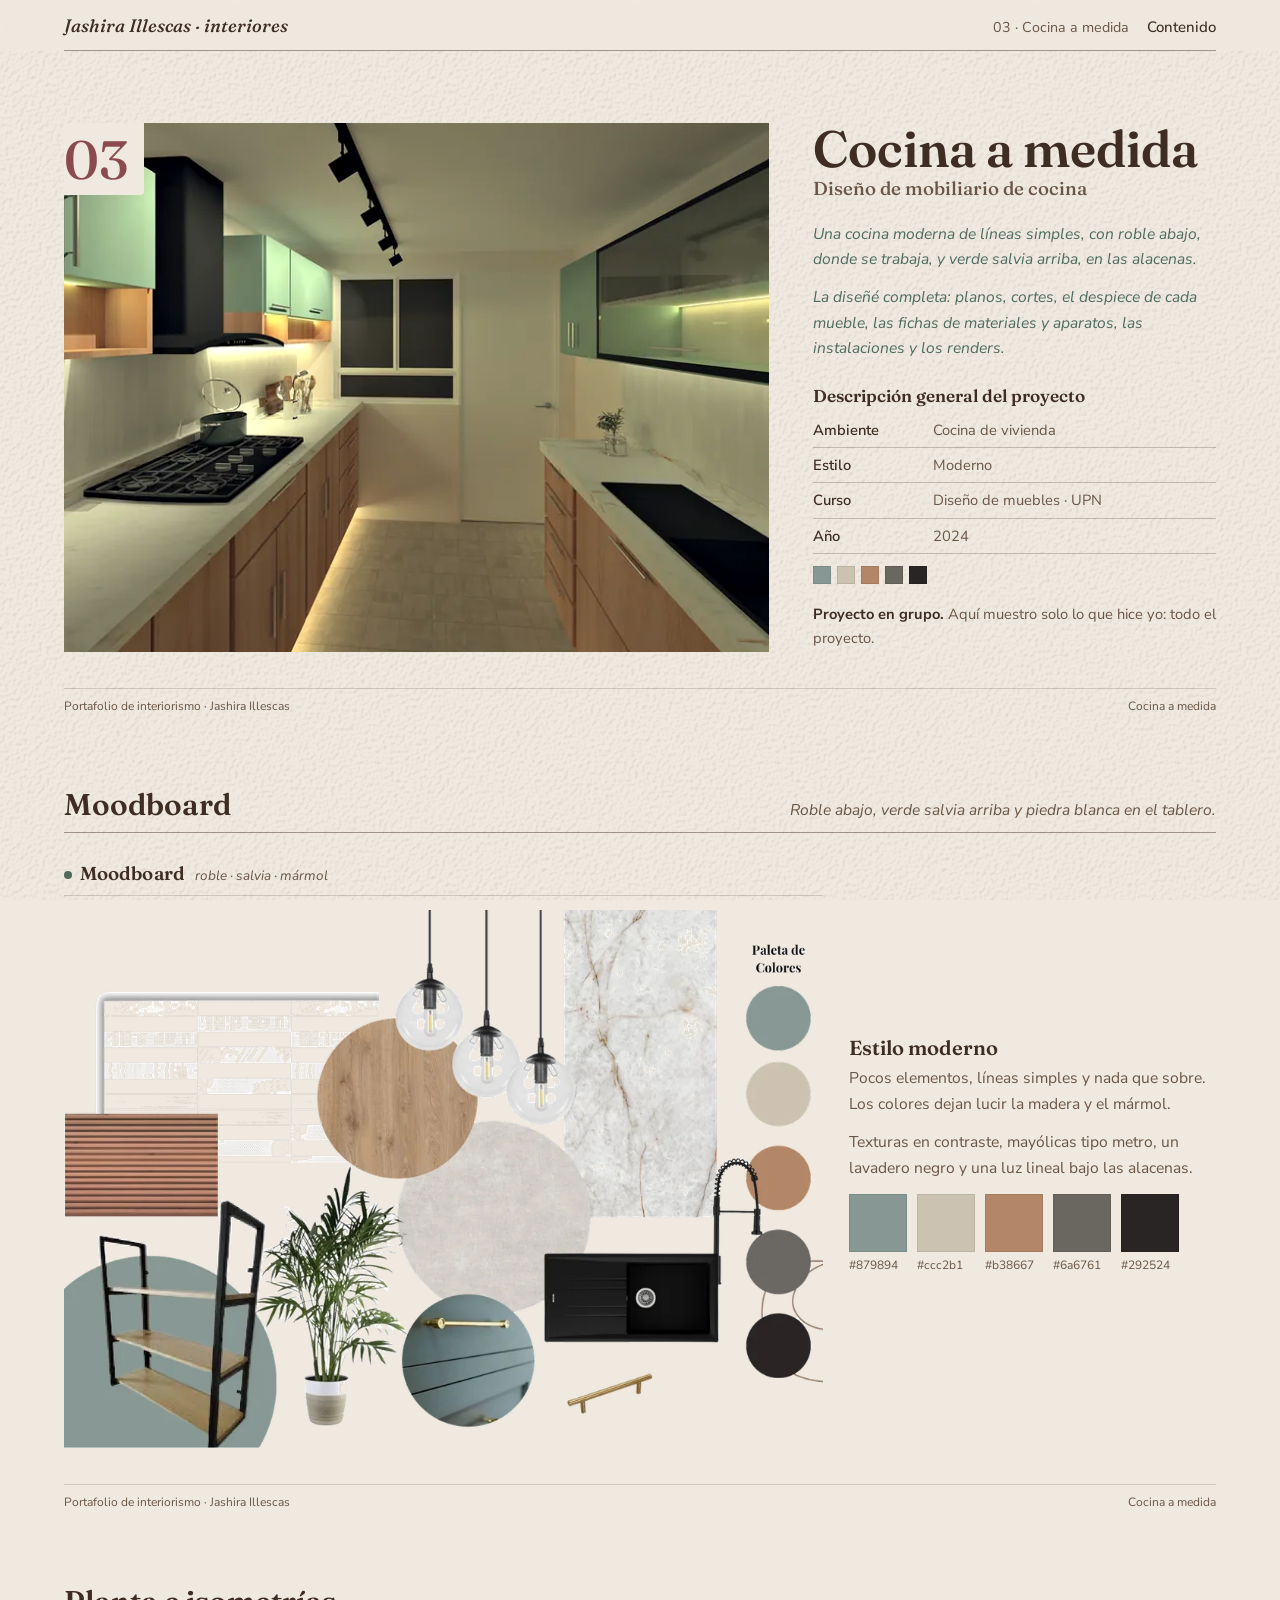
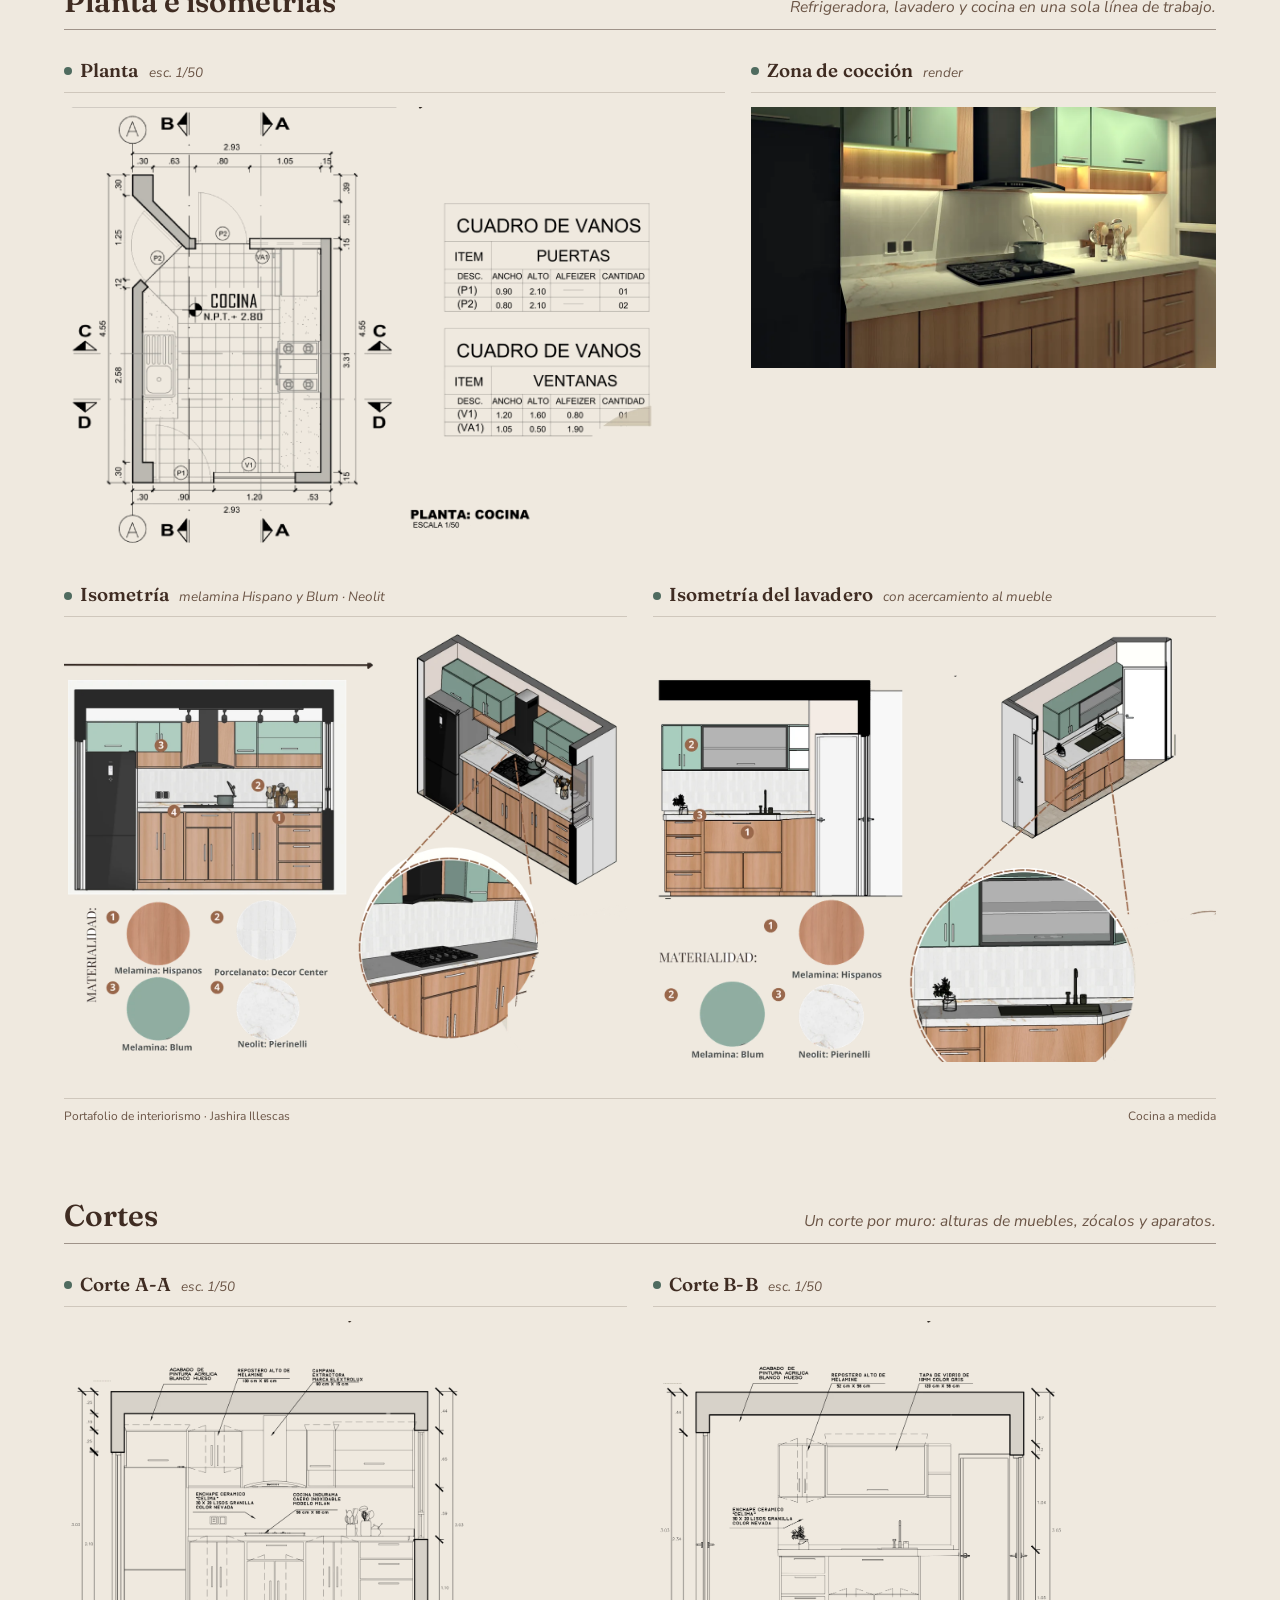
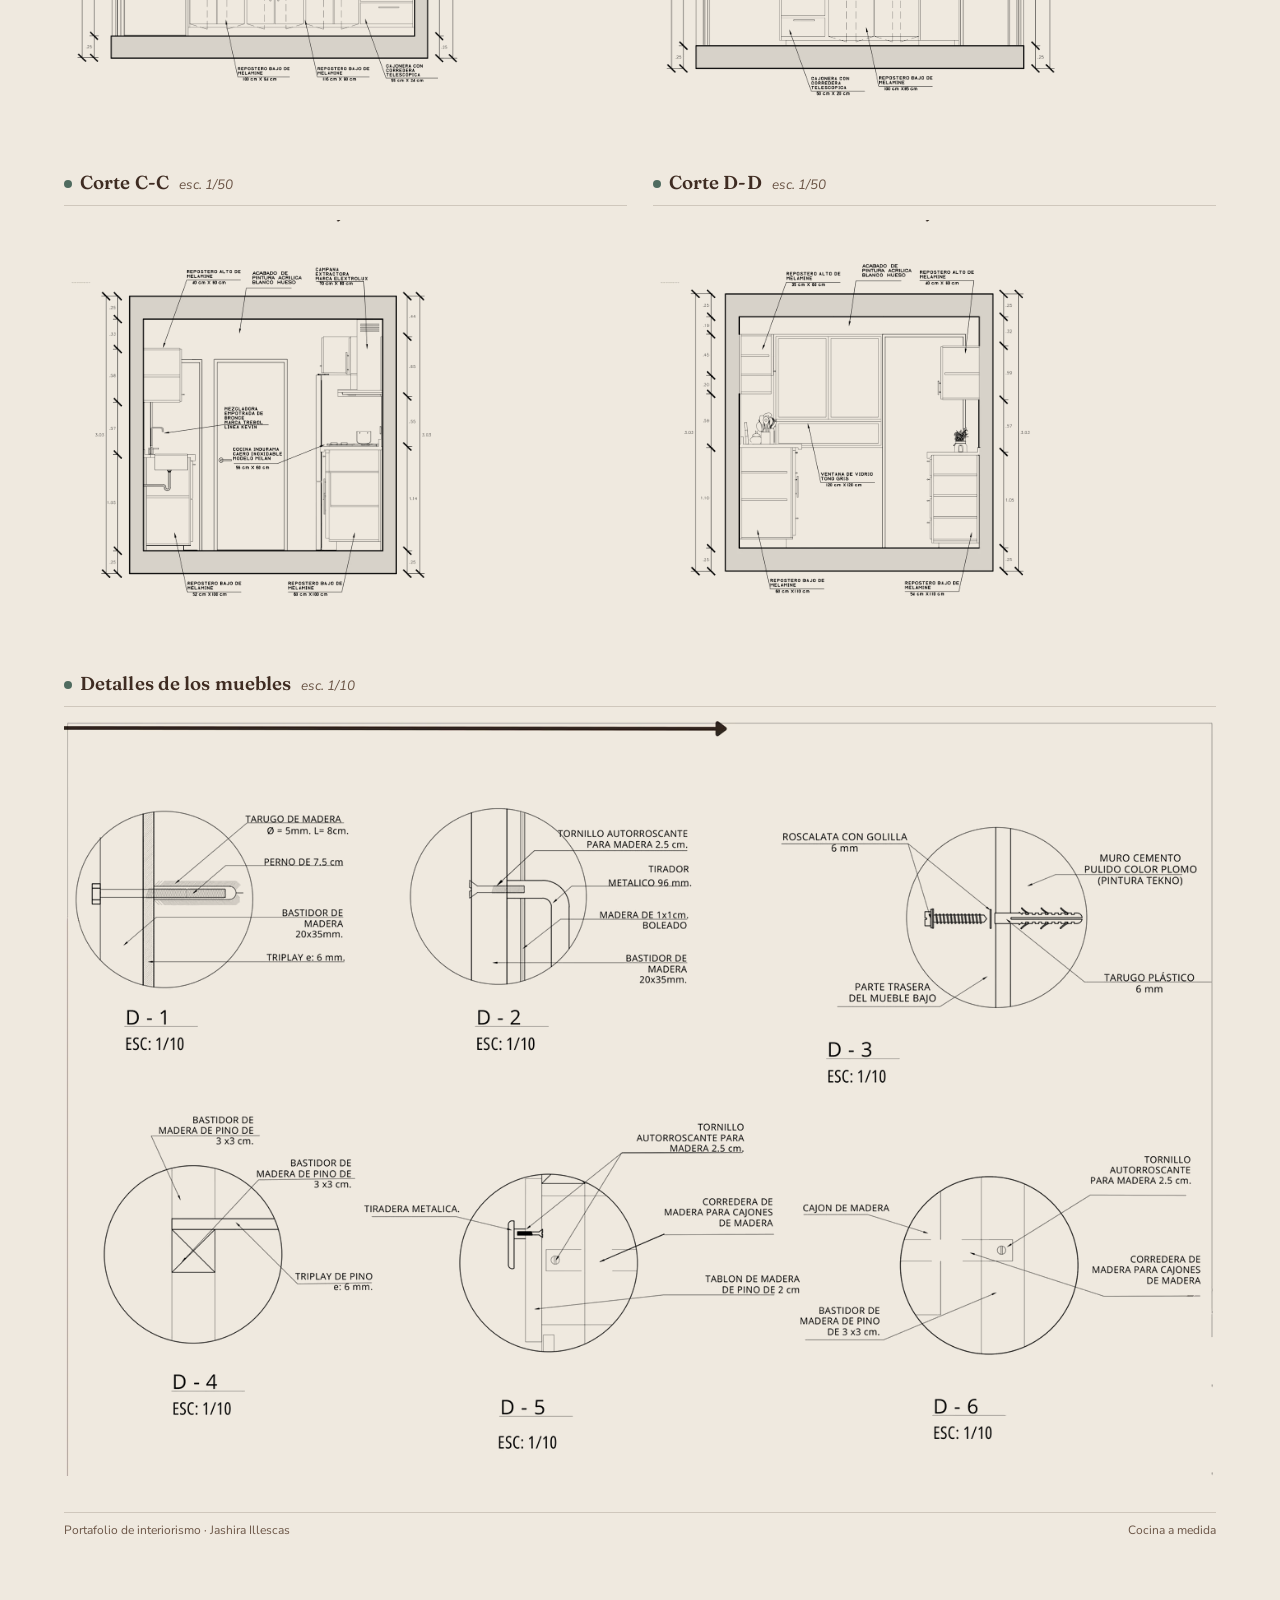
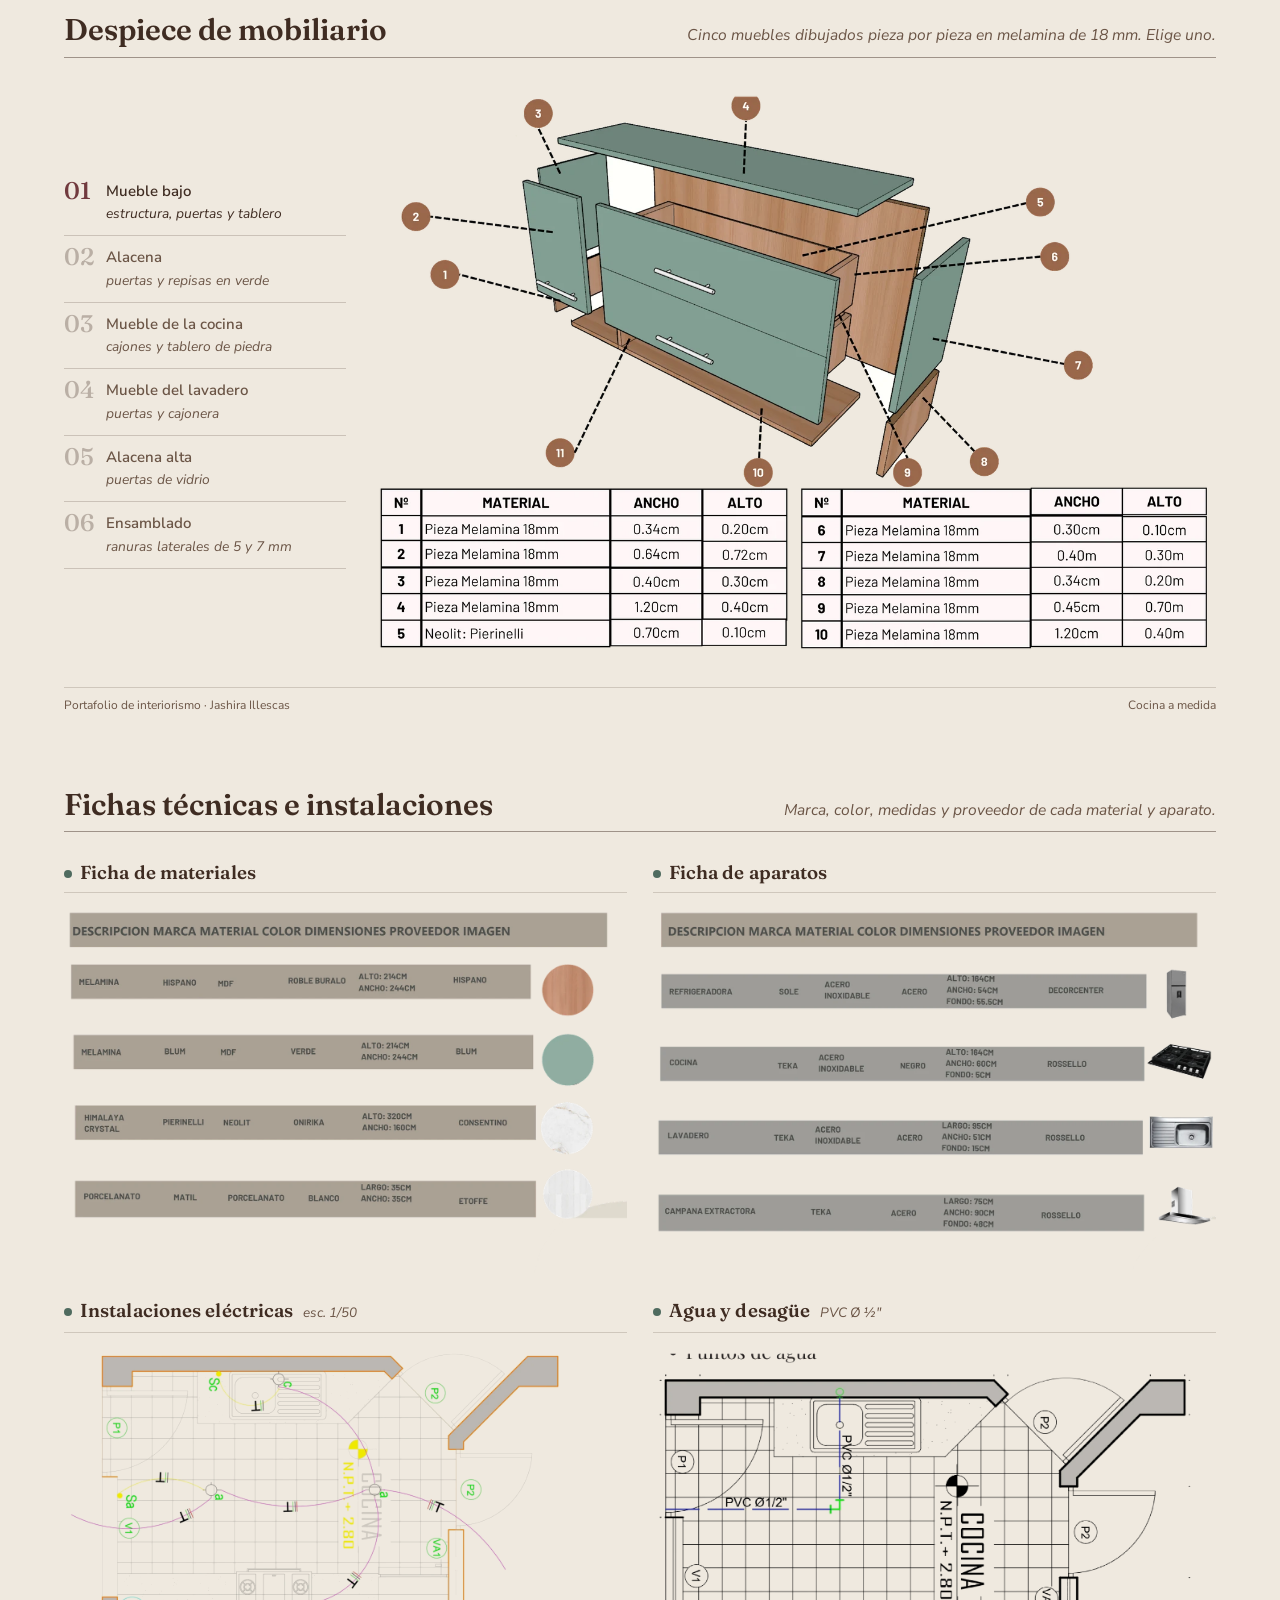
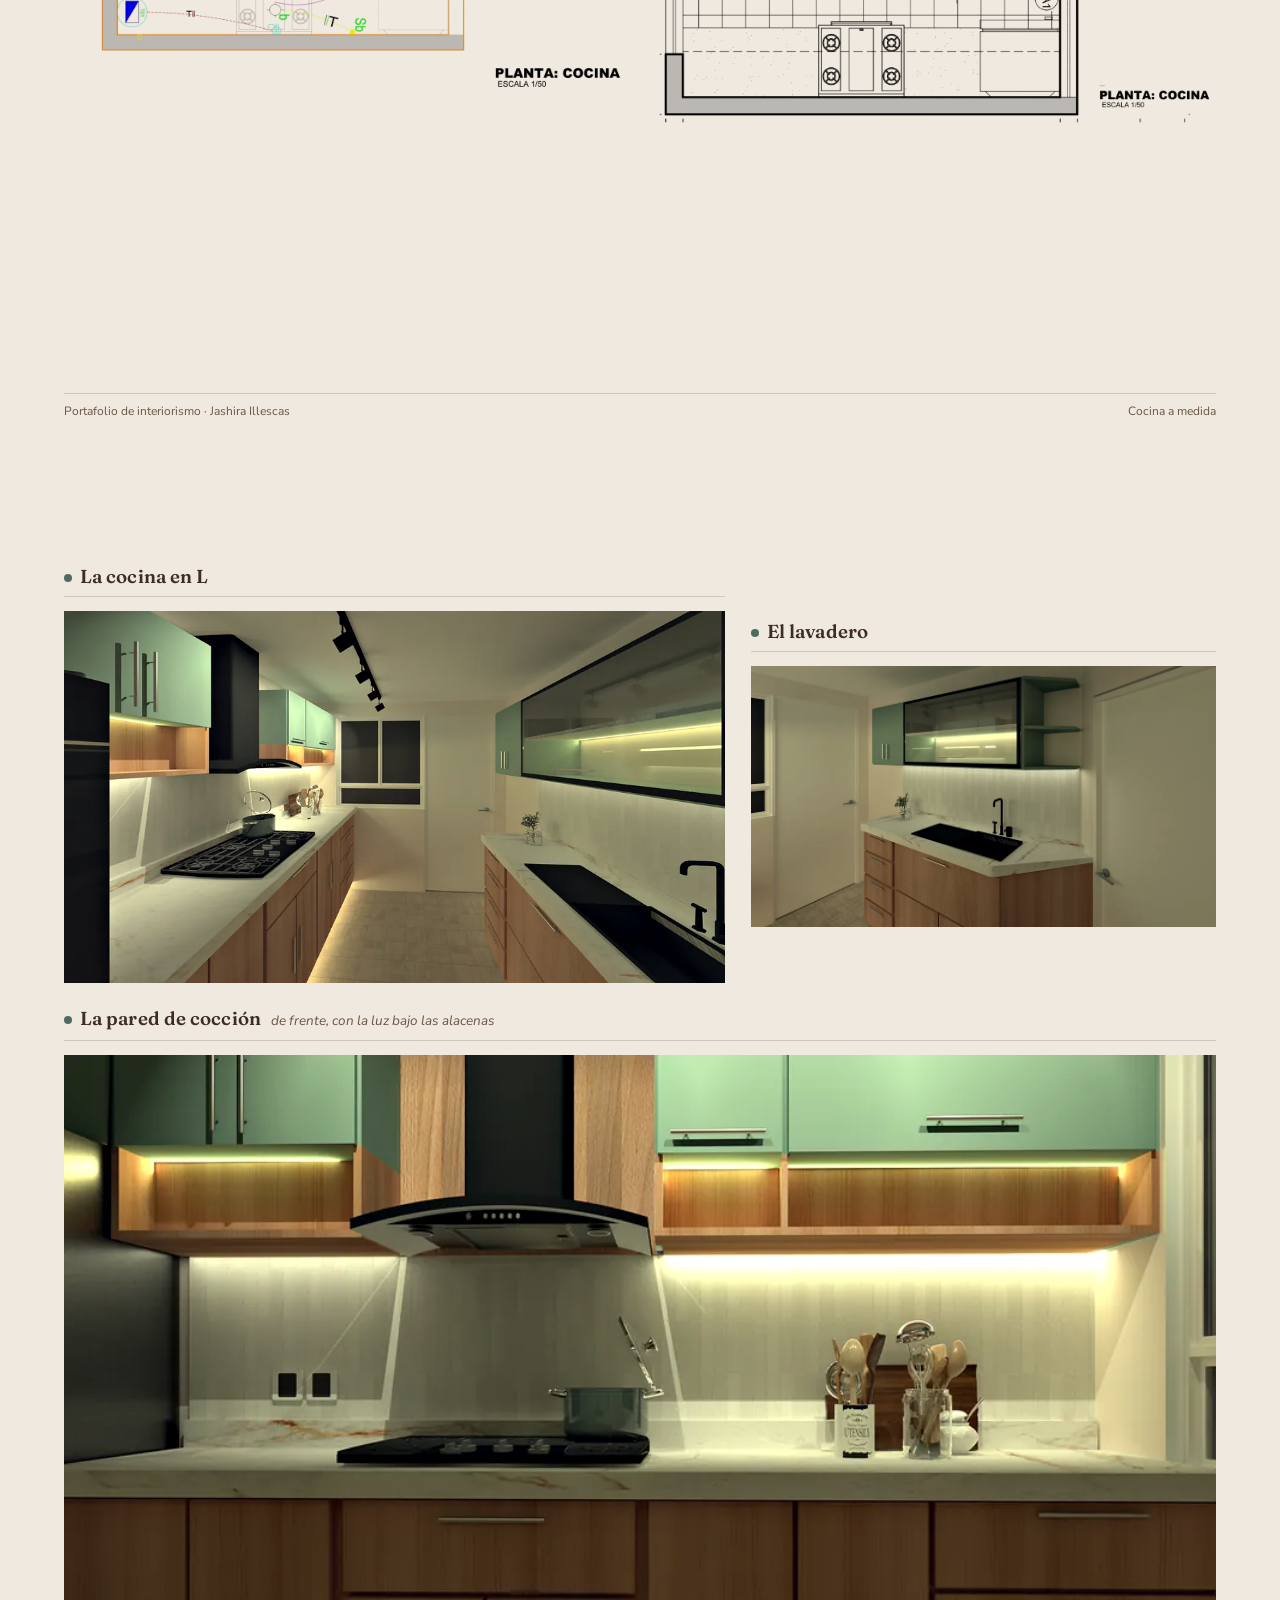
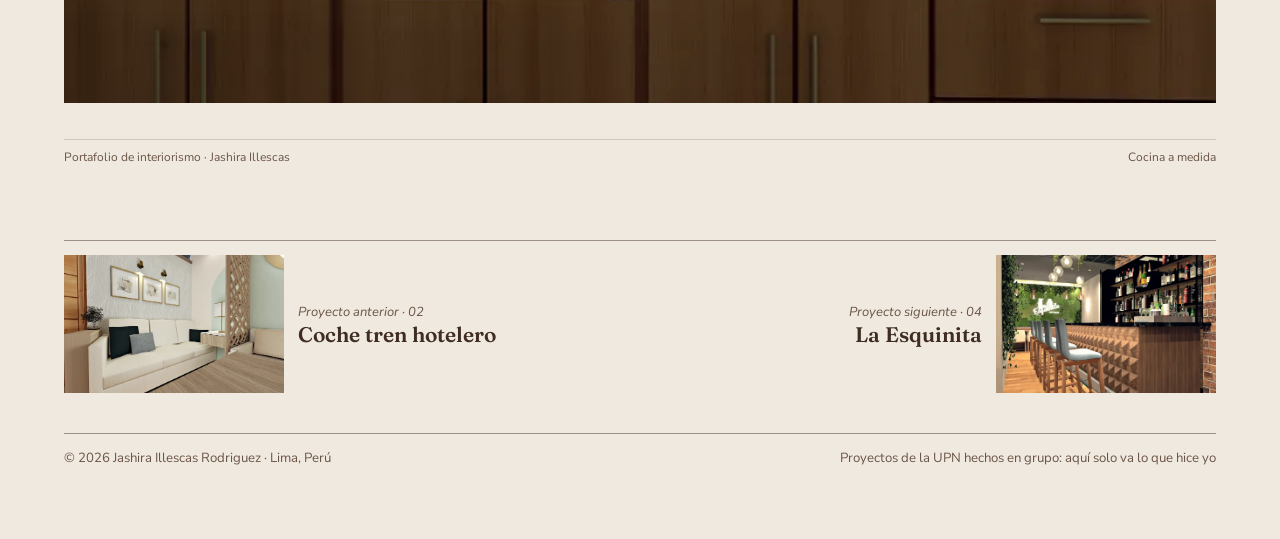
<file: cocina-a-medida.html>
<!doctype html>
<html lang="es">
<head>
  <meta charset="utf-8">
  <meta name="viewport" content="width=device-width, initial-scale=1">
  <title>Cocina a medida · Interiores · Jashira Illescas</title>
  <meta name="description" content="Una cocina moderna de líneas simples, con roble abajo, donde se trabaja, y verde salvia arriba, en las alacenas. La diseñé completa: planos, cortes, el despiece de cada mueble, las fichas de materiales y aparatos, las instalaciones y los renders.">
  <meta name="theme-color" content="#efe9df">
  <meta name="color-scheme" content="only light">
  <meta property="og:title" content="Cocina a medida · Interiores · Jashira Illescas">
  <meta property="og:description" content="Una cocina moderna de líneas simples, con roble abajo, donde se trabaja, y verde salvia arriba, en las alacenas. La diseñé completa: planos, cortes, el despiece de cada mueble, las fichas de materiales y aparatos, las instalaciones y los renders.">
  <link rel="icon" href="assets/img/favicon.svg" type="image/svg+xml">
  <link rel="preconnect" href="https://fonts.googleapis.com">
  <link rel="preconnect" href="https://fonts.gstatic.com" crossorigin>
  <link rel="stylesheet" href="https://fonts.googleapis.com/css2?family=Fraunces:ital,opsz,wght,SOFT@0,9..144,300..700,0..100;1,9..144,300..700,0..100&family=Nunito+Sans:ital,opsz,wght@0,6..12,300..800;1,6..12,300..800&display=swap">
  <link rel="stylesheet" href="assets/css/interiores.css?v=40">
  <script>
    (function () { var h = document.documentElement; h.classList.add("js");
      try { if (localStorage.getItem("animar") === "1") h.classList.add("animar"); } catch (e) {} })();
  </script>
</head>
<body data-sala="cocina">
  <a class="saltar" href="#contenido">Saltar al contenido</a>
  <header class="barra"><div class="barra__in contenedor">
    <a class="barra__marca" href="./">Jashira Illescas · interiores</a>
    <span class="barra__ruta">03 · Cocina a medida</span>
    <button type="button" data-proyectos aria-expanded="false" aria-controls="proyectos">Contenido</button>
  </div></header>
  <nav class="proyectos" id="proyectos" aria-label="Contenido">
    <p class="proyectos__titulo">Contenido</p>
    <ul>
      <li><a href="cocina-luis-escobar.html"><img src="img/escobar/portada-1200.webp?v=40" width="1200" height="900" alt="" loading="lazy"><span><strong>Cocina azul</strong><small>Cocina para Luis Escobar</small></span><b>01</b></a></li><li><a href="coche-tren-hotelero.html"><img src="img/vagon/portada-1200.webp?v=40" width="1200" height="900" alt="" loading="lazy"><span><strong>Coche tren hotelero</strong><small>Habitaciones y baños en un vagón</small></span><b>02</b></a></li><li><a href="cocina-a-medida.html" aria-current="page"><img src="img/cocina/portada-1200.webp?v=40" width="1200" height="675" alt="" loading="lazy"><span><strong>Cocina a medida</strong><small>Diseño de mobiliario de cocina</small></span><b>03</b></a></li><li><a href="restobar-la-esquinita.html"><img src="img/resto/portada-1200.webp?v=40" width="1200" height="630" alt="" loading="lazy"><span><strong>La Esquinita</strong><small>Restobar en San Miguel</small></span><b>04</b></a></li><li><a href="sala-y-estudio.html"><img src="img/jhonny/portada-1200.webp?v=40" width="1200" height="675" alt="" loading="lazy"><span><strong>Sala y estudio</strong><small>Dos ambientes para Johnny Depp</small></span><b>05</b></a></li>
    </ul>
    <div class="proyectos__pie"><a href="./">Portada</a><a href="./#contacto">Contacto</a><a href="descargas/CV_Jashira_Illescas.pdf" download>CV en PDF</a></div>
  </nav>
  <nav class="dock oculto" aria-label="En esta página"><a href="#apertura">Inicio</a><a href="#idea">Moodboard</a><a href="#planta">Planta</a><a href="#cortes">Cortes</a><a href="#despiece">Despiece</a><a href="#fichas">Fichas</a><a href="#renders">Renders</a></nav>

  <main id="contenido">
    <section class="pliego contenedor" id="apertura">
      <div class="apertura">
        <figure class="apertura__img"><img src="img/cocina/render-1-1600.webp?v=40" srcset="img/cocina/render-1-960.webp?v=40 960w, img/cocina/render-1-1600.webp?v=40 1600w" sizes="(max-width: 860px) 92vw, 62vw" width="1600" height="900" fetchpriority="high" style="view-transition-name: p-cocina; view-transition-class: foto" alt="Cocina en L con alacenas verde salvia, muebles bajos de roble y luz lineal bajo las alacenas"><span class="apertura__num">03</span></figure>
        <div>
          <h1>Cocina a medida</h1>
          <p class="apertura__sub">Diseño de mobiliario de cocina</p>
          <p class="apertura__texto">Una cocina moderna de líneas simples, con roble abajo, donde se trabaja, y verde salvia arriba, en las alacenas.</p><p class="apertura__texto">La diseñé completa: planos, cortes, el despiece de cada mueble, las fichas de materiales y aparatos, las instalaciones y los renders.</p>
          <table class="tabla"><caption>Descripción general del proyecto</caption><tbody><tr><th>Ambiente</th><td>Cocina de vivienda</td></tr><tr><th>Estilo</th><td>Moderno</td></tr><tr><th>Curso</th><td>Diseño de muebles · UPN</td></tr><tr><th>Año</th><td>2024</td></tr></tbody></table>
          <ul class="paleta"><li style="--c:#879894" title="#879894"></li><li style="--c:#ccc2b1" title="#ccc2b1"></li><li style="--c:#b38667" title="#b38667"></li><li style="--c:#6a6761" title="#6a6761"></li><li style="--c:#292524" title="#292524"></li></ul>
          <p class="mio"><strong>Proyecto en grupo.</strong> Aquí muestro solo lo que hice yo: todo el proyecto.</p>
        </div>
      </div>
      <p class="folio"><span>Portafolio de interiorismo · Jashira Illescas</span><span>Cocina a medida</span></p>
    </section>
    <section class="pliego contenedor" id="idea">
      <header class="titulo-pliego aparece"><h2>Moodboard</h2><p>Roble abajo, verde salvia arriba y piedra blanca en el tablero.</p></header>
      <div class="rej rej--centro"><figure class="ob ob--hoja c8 aparece"><figcaption><strong>Moodboard</strong><span>roble · salvia · mármol</span></figcaption><img src="img/cocina/moodboard-1000.webp?v=40" srcset="img/cocina/moodboard-1000.webp?v=40 1000w, img/cocina/moodboard-1600.webp?v=40 1600w" sizes="(max-width: 760px) 92vw, 70vw" width="1600" height="1133" loading="lazy" alt="Moodboard. roble · salvia · mármol"></figure><div class="txt c4 aparece"><h3>Estilo moderno</h3><p>Pocos elementos, líneas simples y nada que sobre. Los colores dejan lucir la madera y el mármol.</p><p>Texturas en contraste, mayólicas tipo metro, un lavadero negro y una luz lineal bajo las alacenas.</p><ul class="paleta paleta--grande"><li style="--c:#879894"><i></i>#879894</li><li style="--c:#ccc2b1"><i></i>#ccc2b1</li><li style="--c:#b38667"><i></i>#b38667</li><li style="--c:#6a6761"><i></i>#6a6761</li><li style="--c:#292524"><i></i>#292524</li></ul></div></div>
      <p class="folio"><span>Portafolio de interiorismo · Jashira Illescas</span><span>Cocina a medida</span></p>
    </section>
    <section class="pliego contenedor" id="planta">
      <header class="titulo-pliego aparece"><h2>Planta e isometrías</h2><p>Refrigeradora, lavadero y cocina en una sola línea de trabajo.</p></header>
      <div class="rej"><figure class="ob ob--papel c7 aparece"><figcaption><strong>Planta</strong><span>esc. 1/50</span></figcaption><img src="img/cocina/planta-1400.webp?v=40" srcset="img/cocina/planta-1400.webp?v=40 1400w, img/cocina/planta-2400.webp?v=40 2400w" sizes="(max-width: 760px) 92vw, 70vw" width="2400" height="1639" loading="lazy" alt="Planta. esc. 1/50"></figure><figure class="ob ob--render c5 aparece"><figcaption><strong>Zona de cocción</strong><span>render</span></figcaption><img src="img/cocina/render-2-960.webp?v=40" srcset="img/cocina/render-2-960.webp?v=40 960w, img/cocina/render-2-1600.webp?v=40 1600w" sizes="(max-width: 760px) 92vw, 46vw" width="1600" height="900" loading="lazy" alt="Zona de cocción. render"></figure><figure class="ob ob--hoja c6 aparece"><figcaption><strong>Isometría</strong><span>melamina Hispano y Blum · Neolit</span></figcaption><img src="img/cocina/isometria-1-1400.webp?v=40" srcset="img/cocina/isometria-1-1400.webp?v=40 1400w, img/cocina/isometria-1-2400.webp?v=40 2400w" sizes="(max-width: 760px) 92vw, 46vw" width="2400" height="1797" loading="lazy" alt="Isometría. melamina Hispano y Blum · Neolit"></figure><figure class="ob ob--hoja c6 aparece"><figcaption><strong>Isometría del lavadero</strong><span>con acercamiento al mueble</span></figcaption><img src="img/cocina/isometria-2-1400.webp?v=40" srcset="img/cocina/isometria-2-1400.webp?v=40 1400w, img/cocina/isometria-2-2400.webp?v=40 2400w" sizes="(max-width: 760px) 92vw, 46vw" width="2400" height="1836" loading="lazy" alt="Isometría del lavadero. con acercamiento al mueble"></figure></div>
      <p class="folio"><span>Portafolio de interiorismo · Jashira Illescas</span><span>Cocina a medida</span></p>
    </section>
    <section class="pliego contenedor" id="cortes">
      <header class="titulo-pliego aparece"><h2>Cortes</h2><p>Un corte por muro: alturas de muebles, zócalos y aparatos.</p></header>
      <div class="rej"><figure class="ob ob--papel c6 aparece"><figcaption><strong>Corte A-A</strong><span>esc. 1/50</span></figcaption><img src="img/cocina/corte-a-1400.webp?v=40" srcset="img/cocina/corte-a-1400.webp?v=40 1400w, img/cocina/corte-a-2400.webp?v=40 2400w" sizes="(max-width: 760px) 92vw, 46vw" width="2400" height="1752" loading="lazy" alt="Corte A-A. esc. 1/50"></figure><figure class="ob ob--papel c6 aparece"><figcaption><strong>Corte B-B</strong><span>esc. 1/50</span></figcaption><img src="img/cocina/corte-b-1400.webp?v=40" srcset="img/cocina/corte-b-1400.webp?v=40 1400w, img/cocina/corte-b-2400.webp?v=40 2400w" sizes="(max-width: 760px) 92vw, 46vw" width="2400" height="1815" loading="lazy" alt="Corte B-B. esc. 1/50"></figure><figure class="ob ob--papel c6 aparece"><figcaption><strong>Corte C-C</strong><span>esc. 1/50</span></figcaption><img src="img/cocina/corte-c-1400.webp?v=40" srcset="img/cocina/corte-c-1400.webp?v=40 1400w, img/cocina/corte-c-2400.webp?v=40 2400w" sizes="(max-width: 760px) 92vw, 46vw" width="2400" height="1823" loading="lazy" alt="Corte C-C. esc. 1/50"></figure><figure class="ob ob--papel c6 aparece"><figcaption><strong>Corte D-D</strong><span>esc. 1/50</span></figcaption><img src="img/cocina/corte-d-1400.webp?v=40" srcset="img/cocina/corte-d-1400.webp?v=40 1400w, img/cocina/corte-d-2400.webp?v=40 2400w" sizes="(max-width: 760px) 92vw, 46vw" width="2400" height="1823" loading="lazy" alt="Corte D-D. esc. 1/50"></figure><figure class="ob ob--papel c12 aparece"><figcaption><strong>Detalles de los muebles</strong><span>esc. 1/10</span></figcaption><img src="img/cocina/detalles-1400.webp?v=40" srcset="img/cocina/detalles-1400.webp?v=40 1400w, img/cocina/detalles-2400.webp?v=40 2400w" sizes="(max-width: 760px) 92vw, 70vw" width="2400" height="1574" loading="lazy" alt="Detalles de los muebles. esc. 1/10"></figure></div>
      <p class="folio"><span>Portafolio de interiorismo · Jashira Illescas</span><span>Cocina a medida</span></p>
    </section>
    <section class="pliego contenedor" id="despiece">
      <header class="titulo-pliego aparece"><h2>Despiece de mobiliario</h2><p>Cinco muebles dibujados pieza por pieza en melamina de 18 mm. Elige uno.</p></header>
      <div class="rej"><div class="despiece c12 aparece" data-despiece>
      <ol class="despiece__lista"><li><button type="button" aria-pressed="true"><b>01</b><strong>Mueble bajo</strong><span>estructura, puertas y tablero</span></button></li><li><button type="button" aria-pressed="false"><b>02</b><strong>Alacena</strong><span>puertas y repisas en verde</span></button></li><li><button type="button" aria-pressed="false"><b>03</b><strong>Mueble de la cocina</strong><span>cajones y tablero de piedra</span></button></li><li><button type="button" aria-pressed="false"><b>04</b><strong>Mueble del lavadero</strong><span>puertas y cajonera</span></button></li><li><button type="button" aria-pressed="false"><b>05</b><strong>Alacena alta</strong><span>puertas de vidrio</span></button></li><li><button type="button" aria-pressed="false"><b>06</b><strong>Ensamblado</strong><span>ranuras laterales de 5 y 7 mm</span></button></li></ol>
      <figure class="despiece__lamina"><img src="img/cocina/mueble-1-1400.webp?v=40" width="1400" height="935" loading="lazy" alt="Despiece del mueble 01 con piezas numeradas y tabla de medidas"><img src="img/cocina/mueble-2-1400.webp?v=40" width="1400" height="895" loading="lazy" alt="Despiece de la alacena verde"><img src="img/cocina/mueble-3-1400.webp?v=40" width="1400" height="962" loading="lazy" alt="Despiece del mueble de roble con la cocina encastrada"><img src="img/cocina/mueble-4-1400.webp?v=40" width="1400" height="911" loading="lazy" alt="Despiece del mueble del lavadero"><img src="img/cocina/mueble-5-1400.webp?v=40" width="1400" height="955" loading="lazy" alt="Despiece de la alacena alta"><img src="img/cocina/ensamblado-1400.webp?v=40" width="1400" height="854" loading="lazy" alt="Bocetos del sistema de ensamblado"></figure>
    </div></div>
      <p class="folio"><span>Portafolio de interiorismo · Jashira Illescas</span><span>Cocina a medida</span></p>
    </section>
    <section class="pliego contenedor" id="fichas">
      <header class="titulo-pliego aparece"><h2>Fichas técnicas e instalaciones</h2><p>Marca, color, medidas y proveedor de cada material y aparato.</p></header>
      <div class="rej"><figure class="ob ob--hoja c6 aparece"><figcaption><strong>Ficha de materiales</strong></figcaption><img src="img/cocina/ficha-materiales-1400.webp?v=40" srcset="img/cocina/ficha-materiales-1400.webp?v=40 1400w, img/cocina/ficha-materiales-2400.webp?v=40 2400w" sizes="(max-width: 760px) 92vw, 46vw" width="2400" height="1562" loading="lazy" alt="Ficha de materiales"></figure><figure class="ob ob--hoja c6 aparece"><figcaption><strong>Ficha de aparatos</strong></figcaption><img src="img/cocina/ficha-aparatos-1400.webp?v=40" srcset="img/cocina/ficha-aparatos-1400.webp?v=40 1400w, img/cocina/ficha-aparatos-2400.webp?v=40 2400w" sizes="(max-width: 760px) 92vw, 46vw" width="2400" height="1566" loading="lazy" alt="Ficha de aparatos"></figure><figure class="ob ob--papel c6 aparece"><figcaption><strong>Instalaciones eléctricas</strong><span>esc. 1/50</span></figcaption><img src="img/cocina/electricas-1400.webp?v=40" srcset="img/cocina/electricas-1400.webp?v=40 1400w, img/cocina/electricas-2400.webp?v=40 2400w" sizes="(max-width: 760px) 92vw, 46vw" width="2400" height="1477" loading="lazy" alt="Instalaciones eléctricas. esc. 1/50"></figure><figure class="ob ob--papel c6 aparece"><figcaption><strong>Agua y desagüe</strong><span>PVC Ø ½″</span></figcaption><img src="img/cocina/sanitarias-1400.webp?v=40" srcset="img/cocina/sanitarias-1400.webp?v=40 1400w, img/cocina/sanitarias-2400.webp?v=40 2400w" sizes="(max-width: 760px) 92vw, 46vw" width="2400" height="1626" loading="lazy" alt="Agua y desagüe. PVC Ø ½″"></figure><div class="txt c12 aparece"><table class="tabla"><caption>Materiales</caption><tbody><tr><th><i style="--c:#b38667"></i>Melamina roble</th><td>Hispano · 18 mm · muebles bajos</td></tr><tr><th><i style="--c:#879894"></i>Melamina verde</th><td>Blum · 18 mm · alacenas</td></tr><tr><th><i style="--c:#efede8"></i>Piedra sinterizada</th><td>Neolit · tablero</td></tr><tr><th><i style="--c:#f4f2ee"></i>Porcelanato blanco</th><td>Matil · 35 × 35 cm</td></tr><tr><th><i style="--c:#292524"></i>Lavadero y grifería</th><td>acero negro</td></tr></tbody></table></div></div>
      <p class="folio"><span>Portafolio de interiorismo · Jashira Illescas</span><span>Cocina a medida</span></p>
    </section>
    <section class="pliego contenedor" id="renders">
      <header class="titulo-pliego aparece"><h2>Renders</h2></header>
      <div class="rej rej--centro"><figure class="ob ob--render c7 aparece"><figcaption><strong>La cocina en L</strong></figcaption><img src="img/cocina/render-1-960.webp?v=40" srcset="img/cocina/render-1-960.webp?v=40 960w, img/cocina/render-1-1600.webp?v=40 1600w" sizes="(max-width: 760px) 92vw, 70vw" width="1600" height="900" loading="lazy" alt="La cocina en L"></figure><figure class="ob ob--render c5 aparece"><figcaption><strong>El lavadero</strong></figcaption><img src="img/cocina/render-3-960.webp?v=40" srcset="img/cocina/render-3-960.webp?v=40 960w, img/cocina/render-3-1600.webp?v=40 1600w" sizes="(max-width: 760px) 92vw, 46vw" width="1600" height="900" loading="lazy" alt="El lavadero"></figure><figure class="ob ob--render c12 aparece"><figcaption><strong>La pared de cocción</strong><span>de frente, con la luz bajo las alacenas</span></figcaption><img src="img/cocina/render-4-960.webp?v=40" srcset="img/cocina/render-4-960.webp?v=40 960w, img/cocina/render-4-1600.webp?v=40 1600w" sizes="(max-width: 760px) 92vw, 70vw" width="1600" height="900" loading="lazy" alt="La pared de cocción. de frente, con la luz bajo las alacenas"></figure></div>
      <p class="folio"><span>Portafolio de interiorismo · Jashira Illescas</span><span>Cocina a medida</span></p>
    </section><nav class="salida contenedor" aria-label="Otros proyectos"><a href="coche-tren-hotelero.html"><img src="img/vagon/portada-1200.webp?v=40" width="1200" height="900" loading="lazy" style="view-transition-name: p-vagon; view-transition-class: foto" alt=""><span><small>Proyecto anterior · 02</small><strong>Coche tren hotelero</strong></span></a><a href="restobar-la-esquinita.html"><img src="img/resto/portada-1200.webp?v=40" width="1200" height="630" loading="lazy" style="view-transition-name: p-resto; view-transition-class: foto" alt=""><span><small>Proyecto siguiente · 04</small><strong>La Esquinita</strong></span></a></nav>
  </main>
  <footer class="pie contenedor">
    <span>© 2026 Jashira Illescas Rodriguez · Lima, Perú</span>
    <span>Proyectos de la UPN hechos en grupo: aquí solo va lo que hice yo</span>
  </footer>
  <script type="module" src="assets/js/interiores.js?v=40"></script>
</body>
</html>
</file>
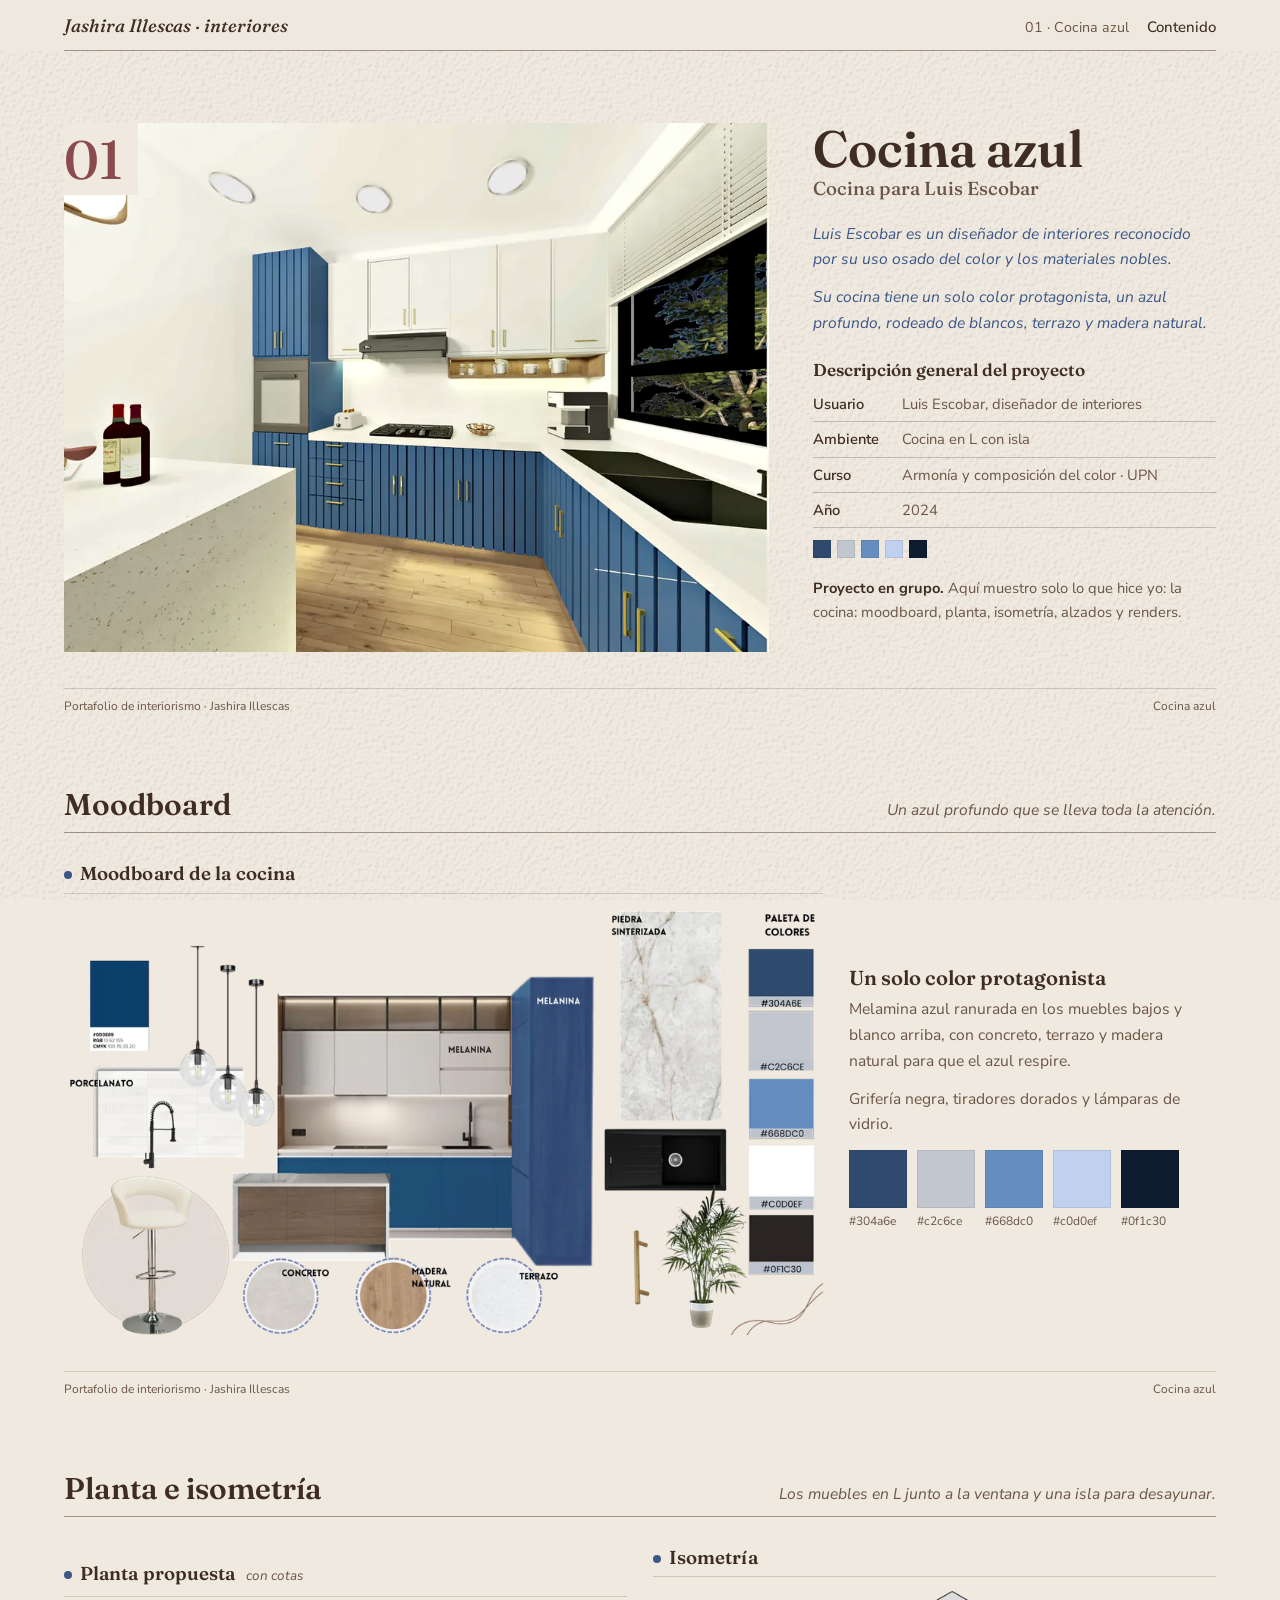
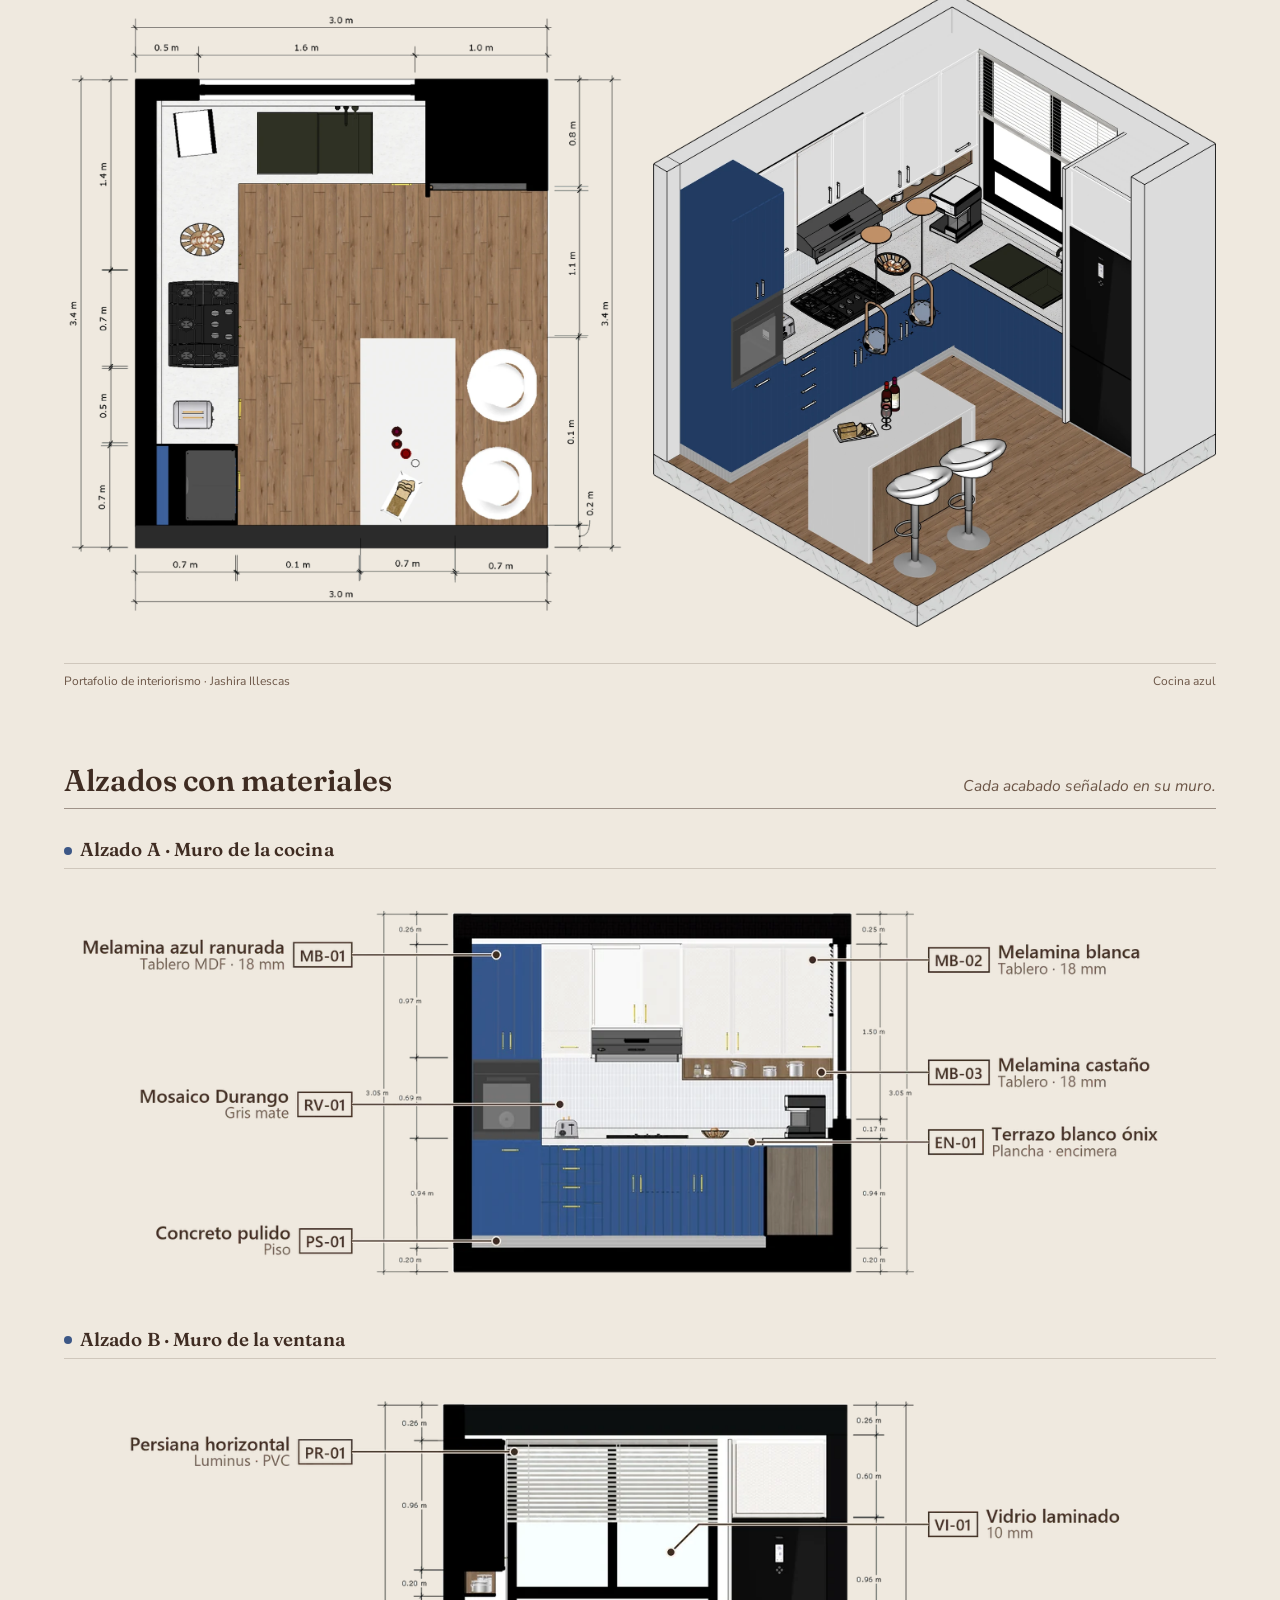
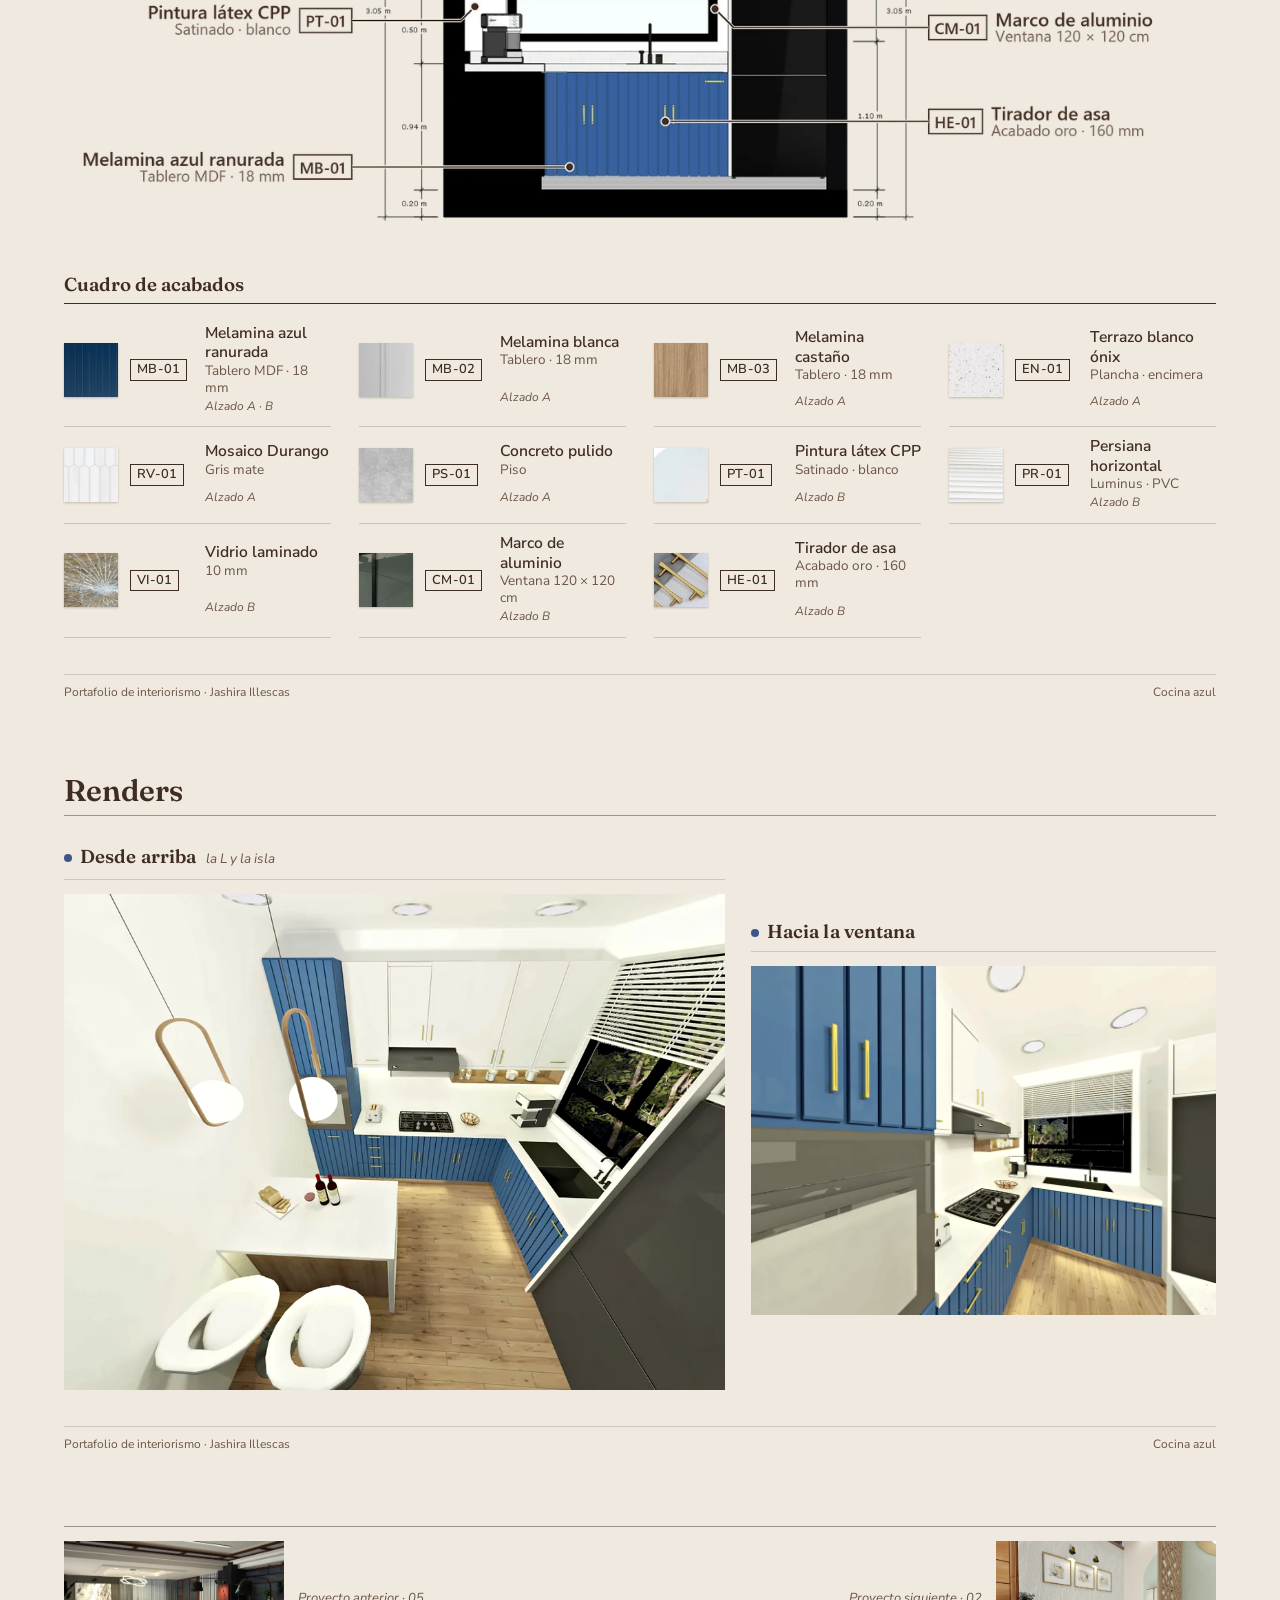
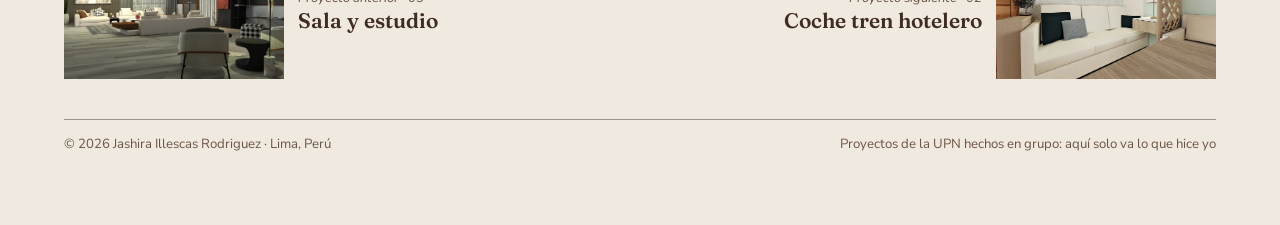
<file: cocina-luis-escobar.html>
<!doctype html>
<html lang="es">
<head>
  <meta charset="utf-8">
  <meta name="viewport" content="width=device-width, initial-scale=1">
  <title>Cocina azul · Interiores · Jashira Illescas</title>
  <meta name="description" content="Luis Escobar es un diseñador de interiores reconocido por su uso osado del color y los materiales nobles. Su cocina tiene un solo color protagonista, un azul profundo, rodeado de blancos, terrazo y madera natural.">
  <meta name="theme-color" content="#efe9df">
  <meta name="color-scheme" content="only light">
  <meta property="og:title" content="Cocina azul · Interiores · Jashira Illescas">
  <meta property="og:description" content="Luis Escobar es un diseñador de interiores reconocido por su uso osado del color y los materiales nobles. Su cocina tiene un solo color protagonista, un azul profundo, rodeado de blancos, terrazo y madera natural.">
  <link rel="icon" href="assets/img/favicon.svg" type="image/svg+xml">
  <link rel="preconnect" href="https://fonts.googleapis.com">
  <link rel="preconnect" href="https://fonts.gstatic.com" crossorigin>
  <link rel="stylesheet" href="https://fonts.googleapis.com/css2?family=Fraunces:ital,opsz,wght,SOFT@0,9..144,300..700,0..100;1,9..144,300..700,0..100&family=Nunito+Sans:ital,opsz,wght@0,6..12,300..800;1,6..12,300..800&display=swap">
  <link rel="stylesheet" href="assets/css/interiores.css?v=40">
  <script>
    (function () { var h = document.documentElement; h.classList.add("js");
      try { if (localStorage.getItem("animar") === "1") h.classList.add("animar"); } catch (e) {} })();
  </script>
</head>
<body data-sala="escobar">
  <a class="saltar" href="#contenido">Saltar al contenido</a>
  <header class="barra"><div class="barra__in contenedor">
    <a class="barra__marca" href="./">Jashira Illescas · interiores</a>
    <span class="barra__ruta">01 · Cocina azul</span>
    <button type="button" data-proyectos aria-expanded="false" aria-controls="proyectos">Contenido</button>
  </div></header>
  <nav class="proyectos" id="proyectos" aria-label="Contenido">
    <p class="proyectos__titulo">Contenido</p>
    <ul>
      <li><a href="cocina-luis-escobar.html" aria-current="page"><img src="img/escobar/portada-1200.webp?v=40" width="1200" height="900" alt="" loading="lazy"><span><strong>Cocina azul</strong><small>Cocina para Luis Escobar</small></span><b>01</b></a></li><li><a href="coche-tren-hotelero.html"><img src="img/vagon/portada-1200.webp?v=40" width="1200" height="900" alt="" loading="lazy"><span><strong>Coche tren hotelero</strong><small>Habitaciones y baños en un vagón</small></span><b>02</b></a></li><li><a href="cocina-a-medida.html"><img src="img/cocina/portada-1200.webp?v=40" width="1200" height="675" alt="" loading="lazy"><span><strong>Cocina a medida</strong><small>Diseño de mobiliario de cocina</small></span><b>03</b></a></li><li><a href="restobar-la-esquinita.html"><img src="img/resto/portada-1200.webp?v=40" width="1200" height="630" alt="" loading="lazy"><span><strong>La Esquinita</strong><small>Restobar en San Miguel</small></span><b>04</b></a></li><li><a href="sala-y-estudio.html"><img src="img/jhonny/portada-1200.webp?v=40" width="1200" height="675" alt="" loading="lazy"><span><strong>Sala y estudio</strong><small>Dos ambientes para Johnny Depp</small></span><b>05</b></a></li>
    </ul>
    <div class="proyectos__pie"><a href="./">Portada</a><a href="./#contacto">Contacto</a><a href="descargas/CV_Jashira_Illescas.pdf" download>CV en PDF</a></div>
  </nav>
  <nav class="dock oculto" aria-label="En esta página"><a href="#apertura">Inicio</a><a href="#idea">Moodboard</a><a href="#planta">Planta</a><a href="#alzados">Alzados</a><a href="#renders">Renders</a></nav>

  <main id="contenido">
    <section class="pliego contenedor" id="apertura">
      <div class="apertura">
        <figure class="apertura__img"><img src="img/escobar/render-frente-1600.webp?v=40" srcset="img/escobar/render-frente-960.webp?v=40 960w, img/escobar/render-frente-1600.webp?v=40 1600w" sizes="(max-width: 860px) 92vw, 62vw" width="1600" height="1200" fetchpriority="high" style="view-transition-name: p-escobar; view-transition-class: foto" alt="Vista frontal de la cocina: muebles bajos azules ranurados, alacenas blancas y ventana sobre el lavadero"><span class="apertura__num">01</span></figure>
        <div>
          <h1>Cocina azul</h1>
          <p class="apertura__sub">Cocina para Luis Escobar</p>
          <p class="apertura__texto">Luis Escobar es un diseñador de interiores reconocido por su uso osado del color y los materiales nobles.</p><p class="apertura__texto">Su cocina tiene un solo color protagonista, un azul profundo, rodeado de blancos, terrazo y madera natural.</p>
          <table class="tabla"><caption>Descripción general del proyecto</caption><tbody><tr><th>Usuario</th><td>Luis Escobar, diseñador de interiores</td></tr><tr><th>Ambiente</th><td>Cocina en L con isla</td></tr><tr><th>Curso</th><td>Armonía y composición del color · UPN</td></tr><tr><th>Año</th><td>2024</td></tr></tbody></table>
          <ul class="paleta"><li style="--c:#304a6e" title="#304a6e"></li><li style="--c:#c2c6ce" title="#c2c6ce"></li><li style="--c:#668dc0" title="#668dc0"></li><li style="--c:#c0d0ef" title="#c0d0ef"></li><li style="--c:#0f1c30" title="#0f1c30"></li></ul>
          <p class="mio"><strong>Proyecto en grupo.</strong> Aquí muestro solo lo que hice yo: la cocina: moodboard, planta, isometría, alzados y renders.</p>
        </div>
      </div>
      <p class="folio"><span>Portafolio de interiorismo · Jashira Illescas</span><span>Cocina azul</span></p>
    </section>
    <section class="pliego contenedor" id="idea">
      <header class="titulo-pliego aparece"><h2>Moodboard</h2><p>Un azul profundo que se lleva toda la atención.</p></header>
      <div class="rej rej--centro"><figure class="ob ob--hoja c8 aparece"><figcaption><strong>Moodboard de la cocina</strong></figcaption><img src="img/escobar/moodboard-1000.webp?v=40" srcset="img/escobar/moodboard-1000.webp?v=40 1000w, img/escobar/moodboard-1600.webp?v=40 1600w" sizes="(max-width: 760px) 92vw, 70vw" width="1600" height="900" loading="lazy" alt="Moodboard de la cocina"></figure><div class="txt c4 aparece"><h3>Un solo color protagonista</h3><p>Melamina azul ranurada en los muebles bajos y blanco arriba, con concreto, terrazo y madera natural para que el azul respire.</p><p>Grifería negra, tiradores dorados y lámparas de vidrio.</p><ul class="paleta paleta--grande"><li style="--c:#304a6e"><i></i>#304a6e</li><li style="--c:#c2c6ce"><i></i>#c2c6ce</li><li style="--c:#668dc0"><i></i>#668dc0</li><li style="--c:#c0d0ef"><i></i>#c0d0ef</li><li style="--c:#0f1c30"><i></i>#0f1c30</li></ul></div></div>
      <p class="folio"><span>Portafolio de interiorismo · Jashira Illescas</span><span>Cocina azul</span></p>
    </section>
    <section class="pliego contenedor" id="planta">
      <header class="titulo-pliego aparece"><h2>Planta e isometría</h2><p>Los muebles en L junto a la ventana y una isla para desayunar.</p></header>
      <div class="rej rej--centro"><figure class="ob ob--hoja c6 aparece"><figcaption><strong>Planta propuesta</strong><span>con cotas</span></figcaption><img src="img/escobar/planta-1400.webp?v=40" srcset="img/escobar/planta-1400.webp?v=40 1400w, img/escobar/planta-2400.webp?v=40 2400w" sizes="(max-width: 760px) 92vw, 46vw" width="2400" height="2556" loading="lazy" alt="Planta propuesta. con cotas"></figure><figure class="ob ob--hoja c6 aparece"><figcaption><strong>Isometría</strong></figcaption><img src="img/escobar/isometria-1400.webp?v=40" srcset="img/escobar/isometria-1400.webp?v=40 1400w, img/escobar/isometria-2400.webp?v=40 2400w" sizes="(max-width: 760px) 92vw, 46vw" width="2400" height="2710" loading="lazy" alt="Isometría"></figure></div>
      <p class="folio"><span>Portafolio de interiorismo · Jashira Illescas</span><span>Cocina azul</span></p>
    </section>
    <section class="pliego contenedor" id="alzados">
      <header class="titulo-pliego aparece"><h2>Alzados con materiales</h2><p>Cada acabado señalado en su muro.</p></header>
      <div class="rej"><figure class="ob ob--hoja c12 aparece"><figcaption><strong>Alzado A · Muro de la cocina</strong></figcaption><img src="img/escobar/elevacion-1-1400.webp?v=40" srcset="img/escobar/elevacion-1-1400.webp?v=40 1400w, img/escobar/elevacion-1-2400.webp?v=40 2400w" sizes="(max-width: 760px) 92vw, 70vw" width="2400" height="875" loading="lazy" alt="Alzado A · Muro de la cocina"></figure><figure class="ob ob--hoja c12 aparece"><figcaption><strong>Alzado B · Muro de la ventana</strong></figcaption><img src="img/escobar/elevacion-2-1400.webp?v=40" srcset="img/escobar/elevacion-2-1400.webp?v=40 1400w, img/escobar/elevacion-2-2400.webp?v=40 2400w" sizes="(max-width: 760px) 92vw, 70vw" width="2400" height="991" loading="lazy" alt="Alzado B · Muro de la ventana"></figure><div class="acabados c12 aparece"><h3>Cuadro de acabados</h3><ul><li><img src="img/escobar/acabado-mb-01.webp?v=40" width="160" height="160" loading="lazy" alt=""><b>MB-01</b><span>Melamina azul ranurada<small>Tablero MDF · 18 mm</small></span><em>Alzado A · B</em></li><li><img src="img/escobar/acabado-mb-02.webp?v=40" width="160" height="160" loading="lazy" alt=""><b>MB-02</b><span>Melamina blanca<small>Tablero · 18 mm</small></span><em>Alzado A</em></li><li><img src="img/escobar/acabado-mb-03.webp?v=40" width="160" height="160" loading="lazy" alt=""><b>MB-03</b><span>Melamina castaño<small>Tablero · 18 mm</small></span><em>Alzado A</em></li><li><img src="img/escobar/acabado-en-01.webp?v=40" width="160" height="160" loading="lazy" alt=""><b>EN-01</b><span>Terrazo blanco ónix<small>Plancha · encimera</small></span><em>Alzado A</em></li><li><img src="img/escobar/acabado-rv-01.webp?v=40" width="160" height="160" loading="lazy" alt=""><b>RV-01</b><span>Mosaico Durango<small>Gris mate</small></span><em>Alzado A</em></li><li><img src="img/escobar/acabado-ps-01.webp?v=40" width="160" height="160" loading="lazy" alt=""><b>PS-01</b><span>Concreto pulido<small>Piso</small></span><em>Alzado A</em></li><li><img src="img/escobar/acabado-pt-01.webp?v=40" width="160" height="160" loading="lazy" alt=""><b>PT-01</b><span>Pintura látex CPP<small>Satinado · blanco</small></span><em>Alzado B</em></li><li><img src="img/escobar/acabado-pr-01.webp?v=40" width="160" height="160" loading="lazy" alt=""><b>PR-01</b><span>Persiana horizontal<small>Luminus · PVC</small></span><em>Alzado B</em></li><li><img src="img/escobar/acabado-vi-01.webp?v=40" width="160" height="160" loading="lazy" alt=""><b>VI-01</b><span>Vidrio laminado<small>10 mm</small></span><em>Alzado B</em></li><li><img src="img/escobar/acabado-cm-01.webp?v=40" width="160" height="160" loading="lazy" alt=""><b>CM-01</b><span>Marco de aluminio<small>Ventana 120 × 120 cm</small></span><em>Alzado B</em></li><li><img src="img/escobar/acabado-he-01.webp?v=40" width="160" height="160" loading="lazy" alt=""><b>HE-01</b><span>Tirador de asa<small>Acabado oro · 160 mm</small></span><em>Alzado B</em></li></ul></div></div>
      <p class="folio"><span>Portafolio de interiorismo · Jashira Illescas</span><span>Cocina azul</span></p>
    </section>
    <section class="pliego contenedor" id="renders">
      <header class="titulo-pliego aparece"><h2>Renders</h2></header>
      <div class="rej rej--centro"><figure class="ob ob--render c7 aparece"><figcaption><strong>Desde arriba</strong><span>la L y la isla</span></figcaption><img src="img/escobar/render-1-960.webp?v=40" srcset="img/escobar/render-1-960.webp?v=40 960w, img/escobar/render-1-1600.webp?v=40 1600w" sizes="(max-width: 760px) 92vw, 70vw" width="1600" height="1200" loading="lazy" alt="Desde arriba. la L y la isla"></figure><figure class="ob ob--render c5 aparece"><figcaption><strong>Hacia la ventana</strong></figcaption><img src="img/escobar/render-derecha-960.webp?v=40" srcset="img/escobar/render-derecha-960.webp?v=40 960w, img/escobar/render-derecha-1600.webp?v=40 1600w" sizes="(max-width: 760px) 92vw, 46vw" width="1600" height="1200" loading="lazy" alt="Hacia la ventana"></figure></div>
      <p class="folio"><span>Portafolio de interiorismo · Jashira Illescas</span><span>Cocina azul</span></p>
    </section><nav class="salida contenedor" aria-label="Otros proyectos"><a href="sala-y-estudio.html"><img src="img/jhonny/portada-1200.webp?v=40" width="1200" height="675" loading="lazy" style="view-transition-name: p-jhonny; view-transition-class: foto" alt=""><span><small>Proyecto anterior · 05</small><strong>Sala y estudio</strong></span></a><a href="coche-tren-hotelero.html"><img src="img/vagon/portada-1200.webp?v=40" width="1200" height="900" loading="lazy" style="view-transition-name: p-vagon; view-transition-class: foto" alt=""><span><small>Proyecto siguiente · 02</small><strong>Coche tren hotelero</strong></span></a></nav>
  </main>
  <footer class="pie contenedor">
    <span>© 2026 Jashira Illescas Rodriguez · Lima, Perú</span>
    <span>Proyectos de la UPN hechos en grupo: aquí solo va lo que hice yo</span>
  </footer>
  <script type="module" src="assets/js/interiores.js?v=40"></script>
</body>
</html>
</file>
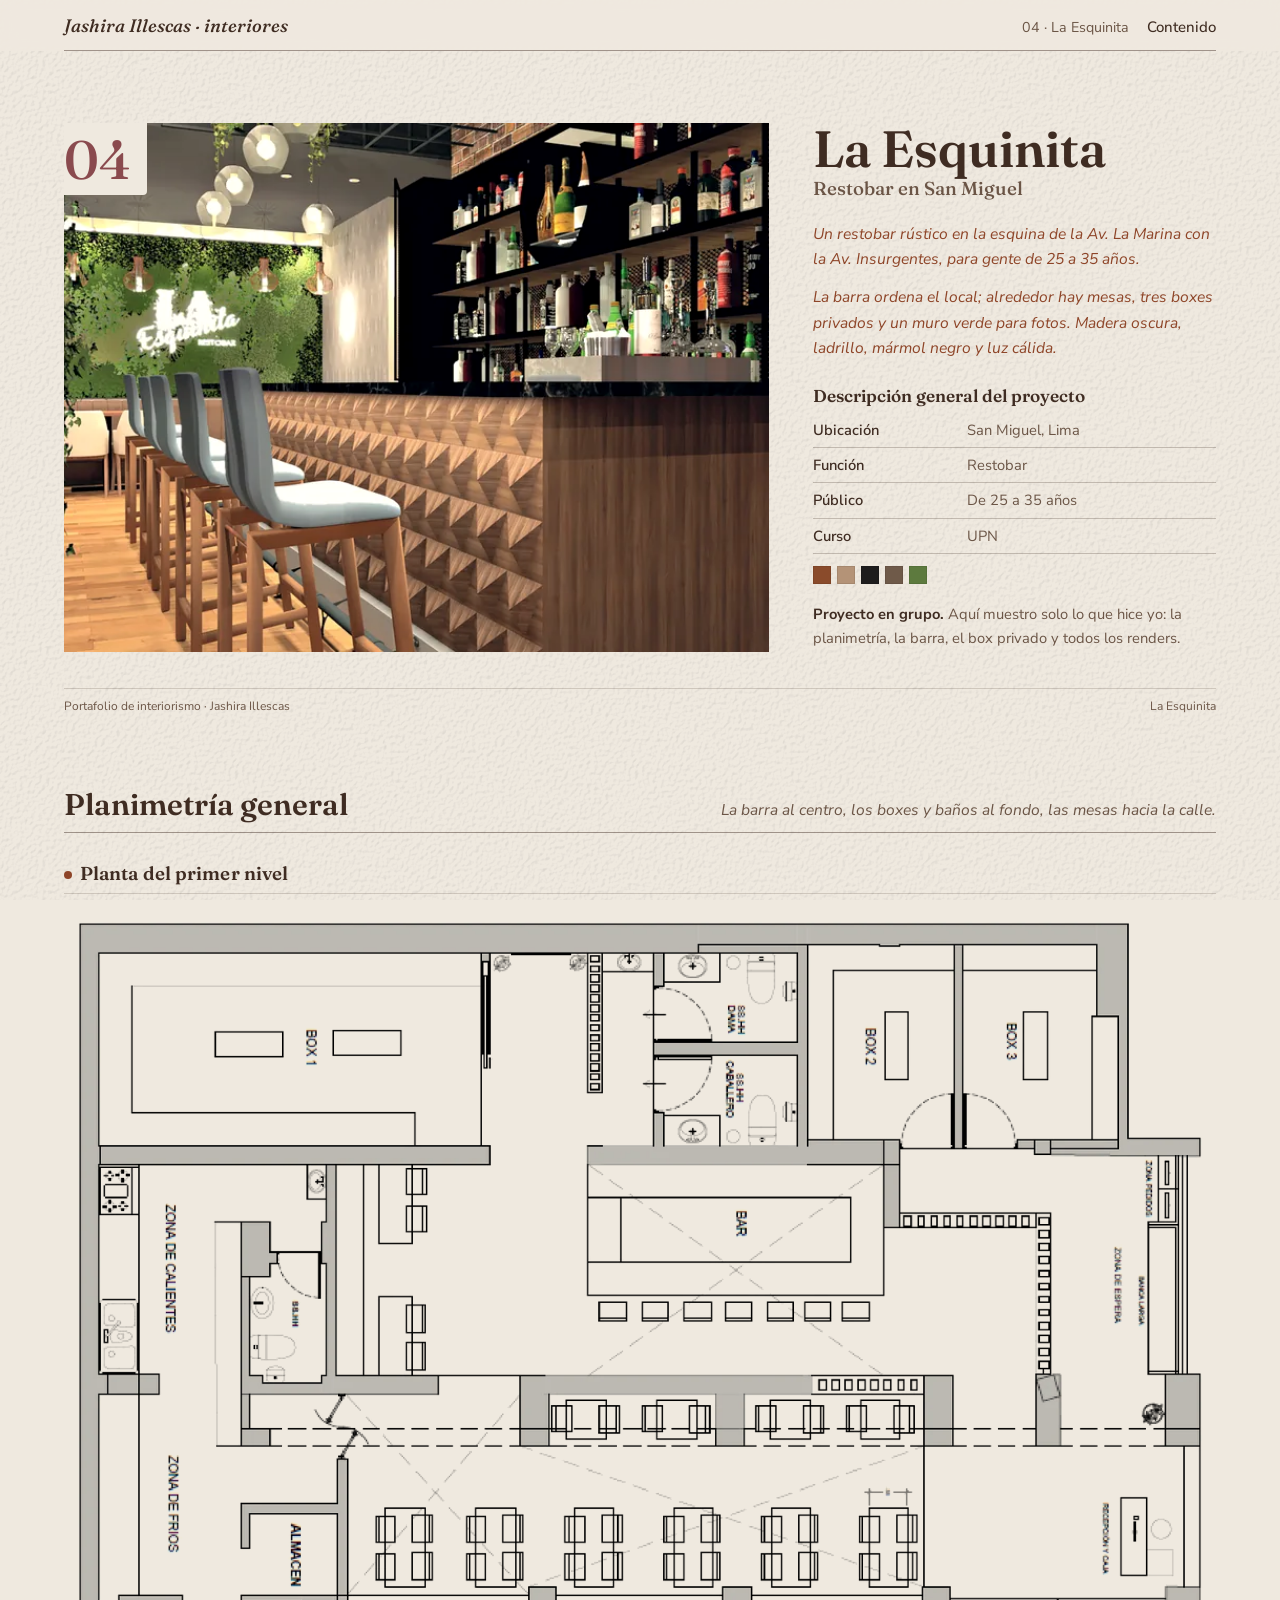
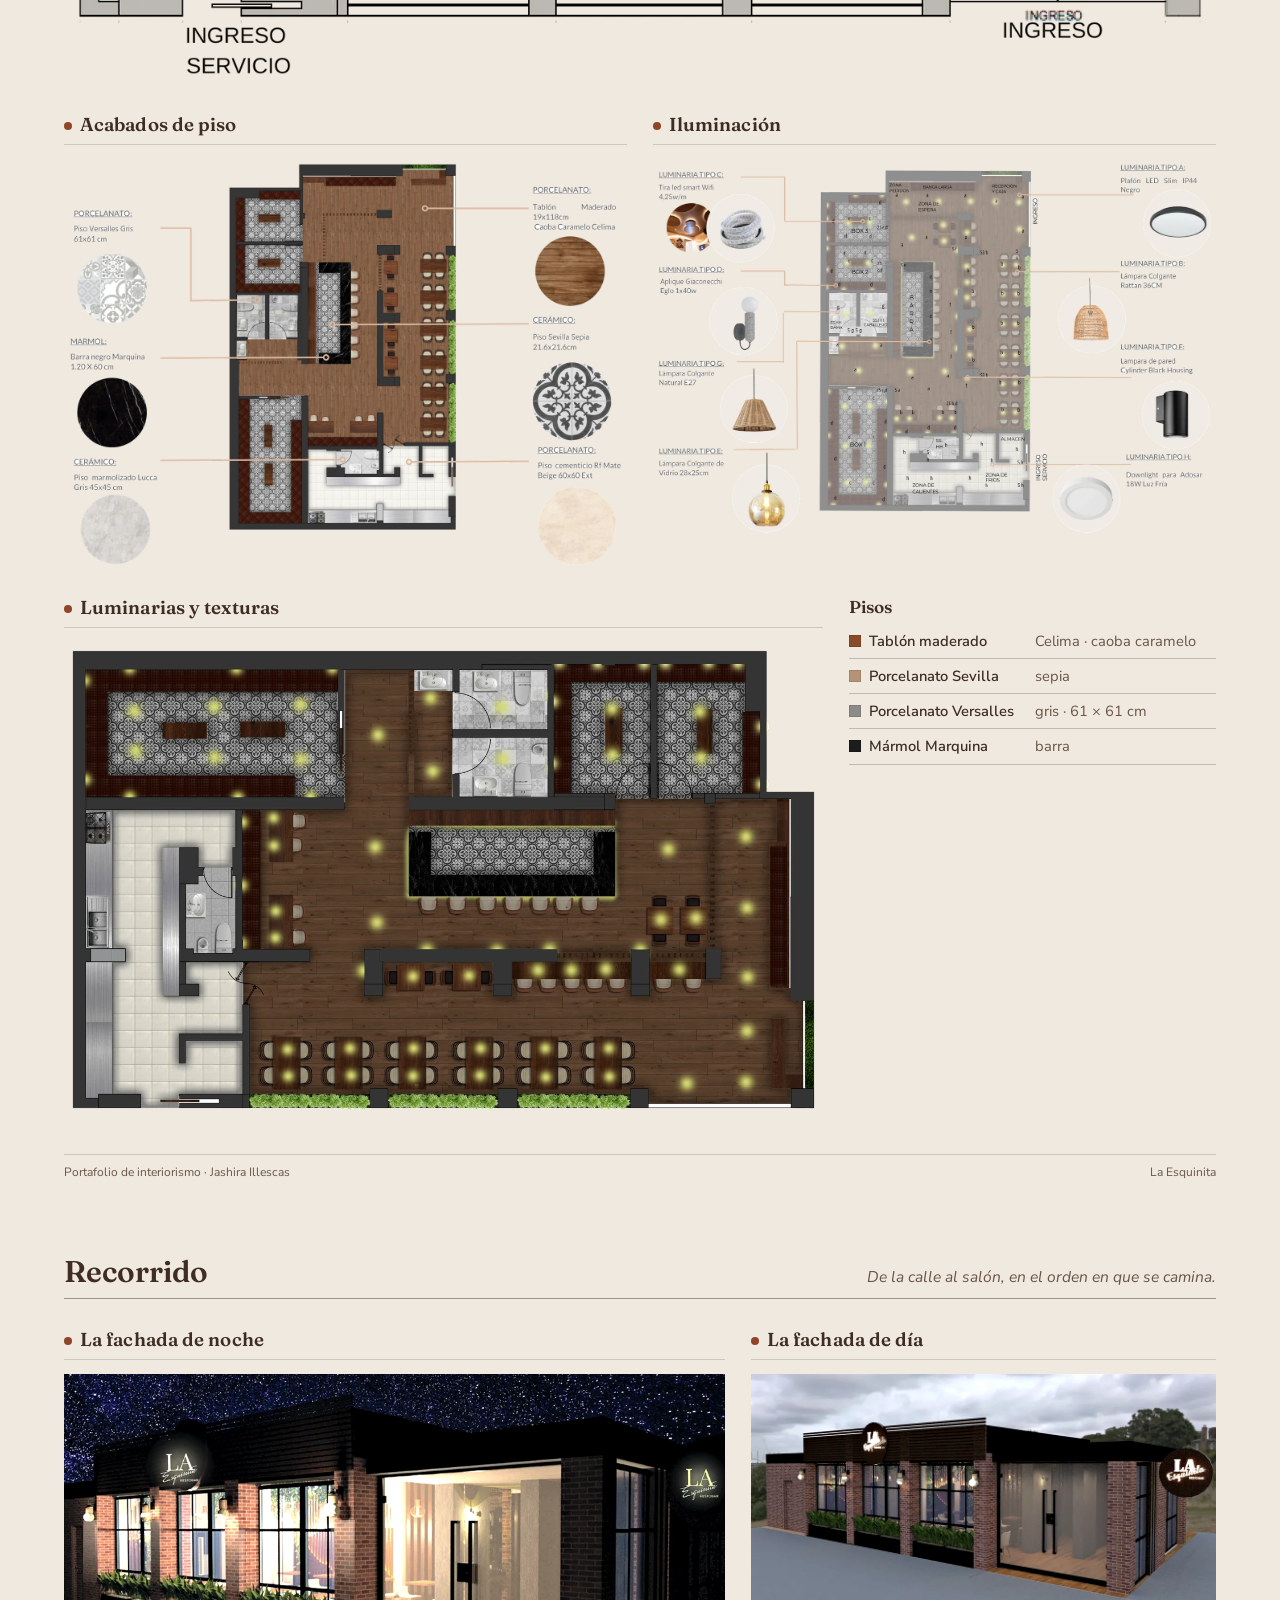
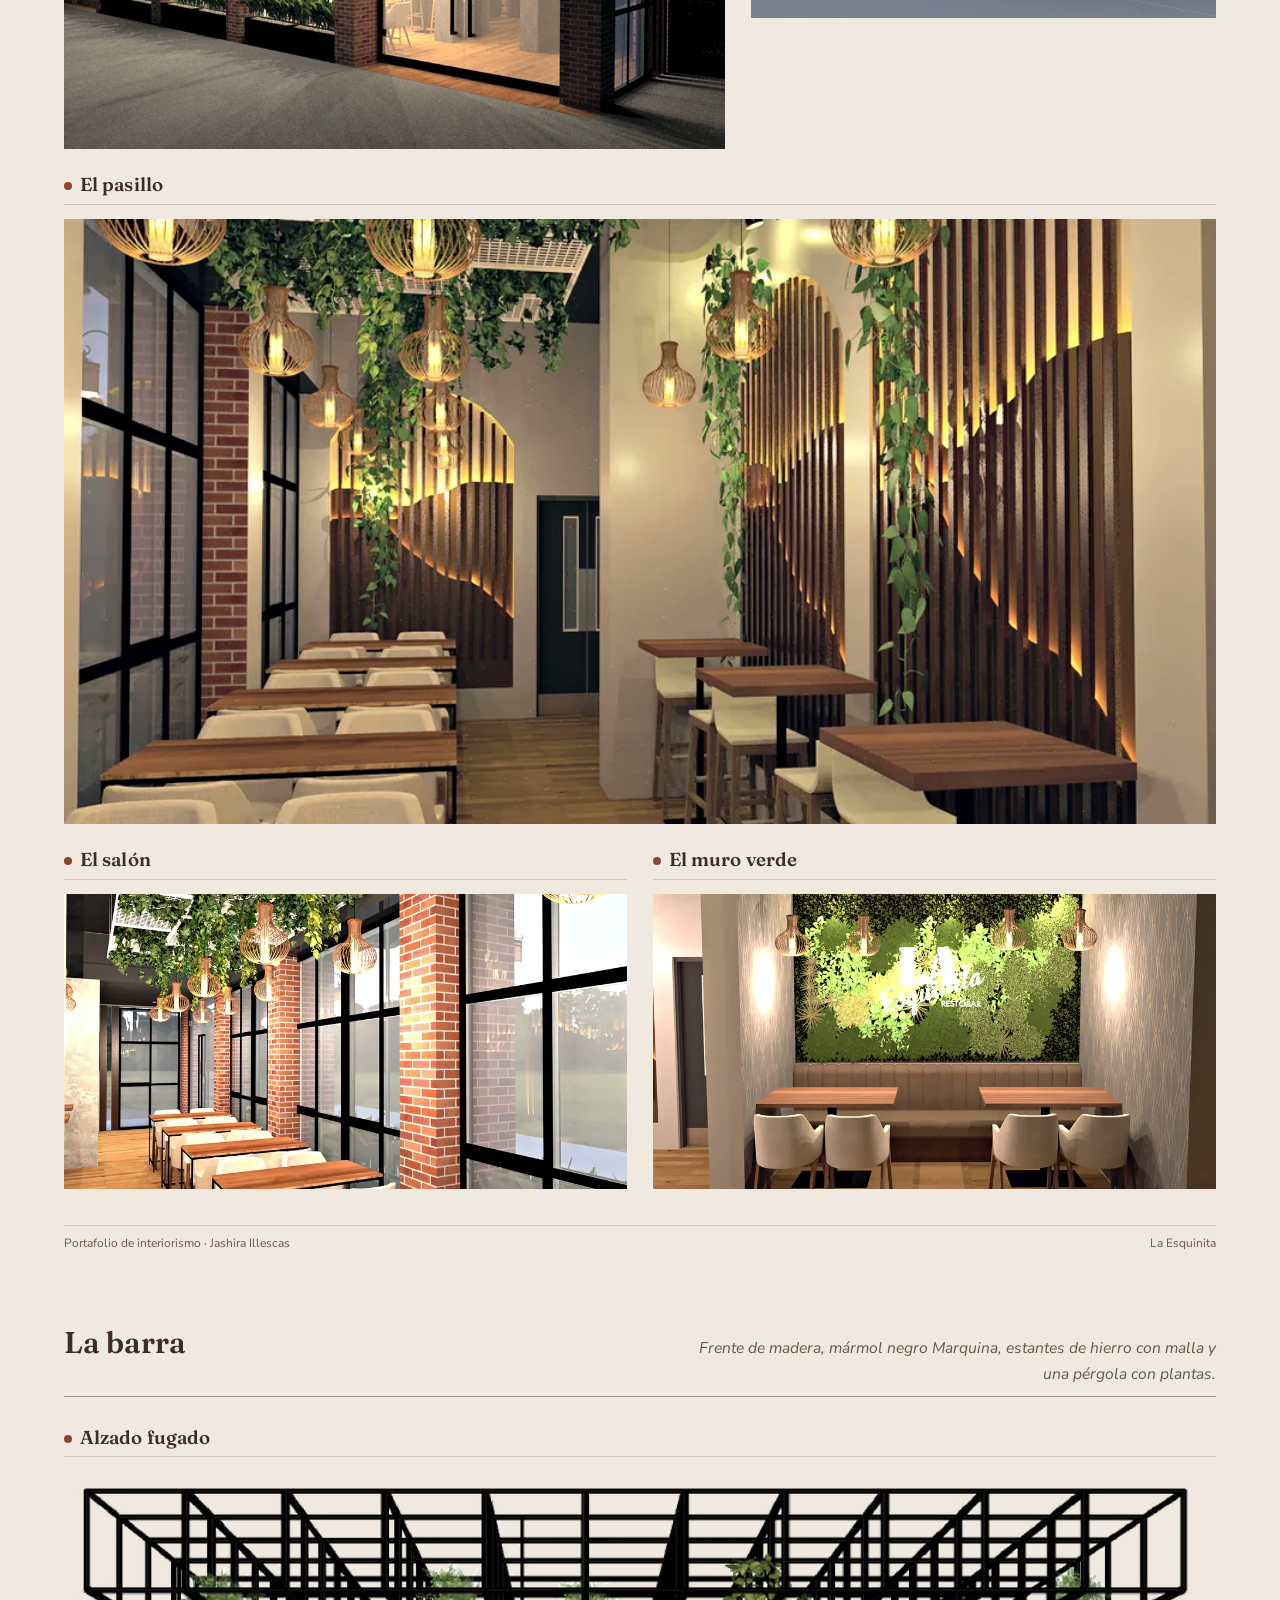
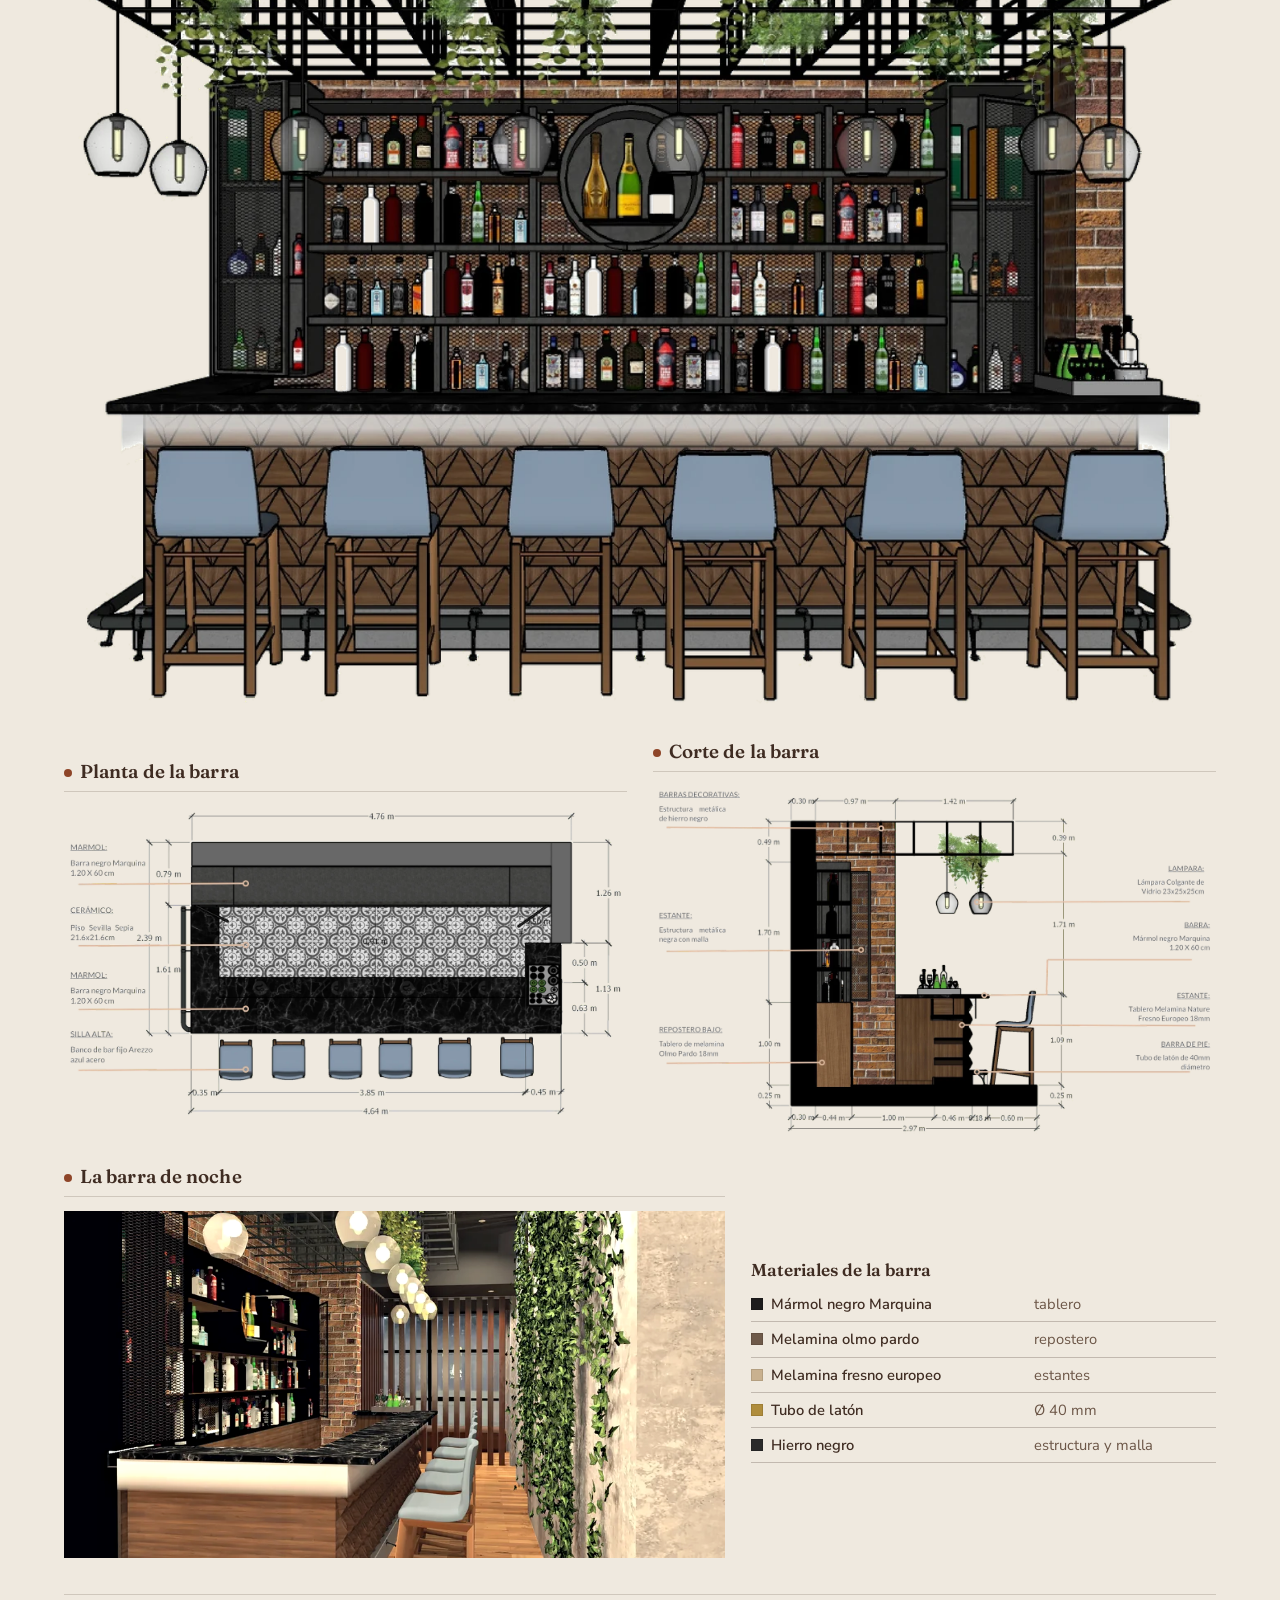
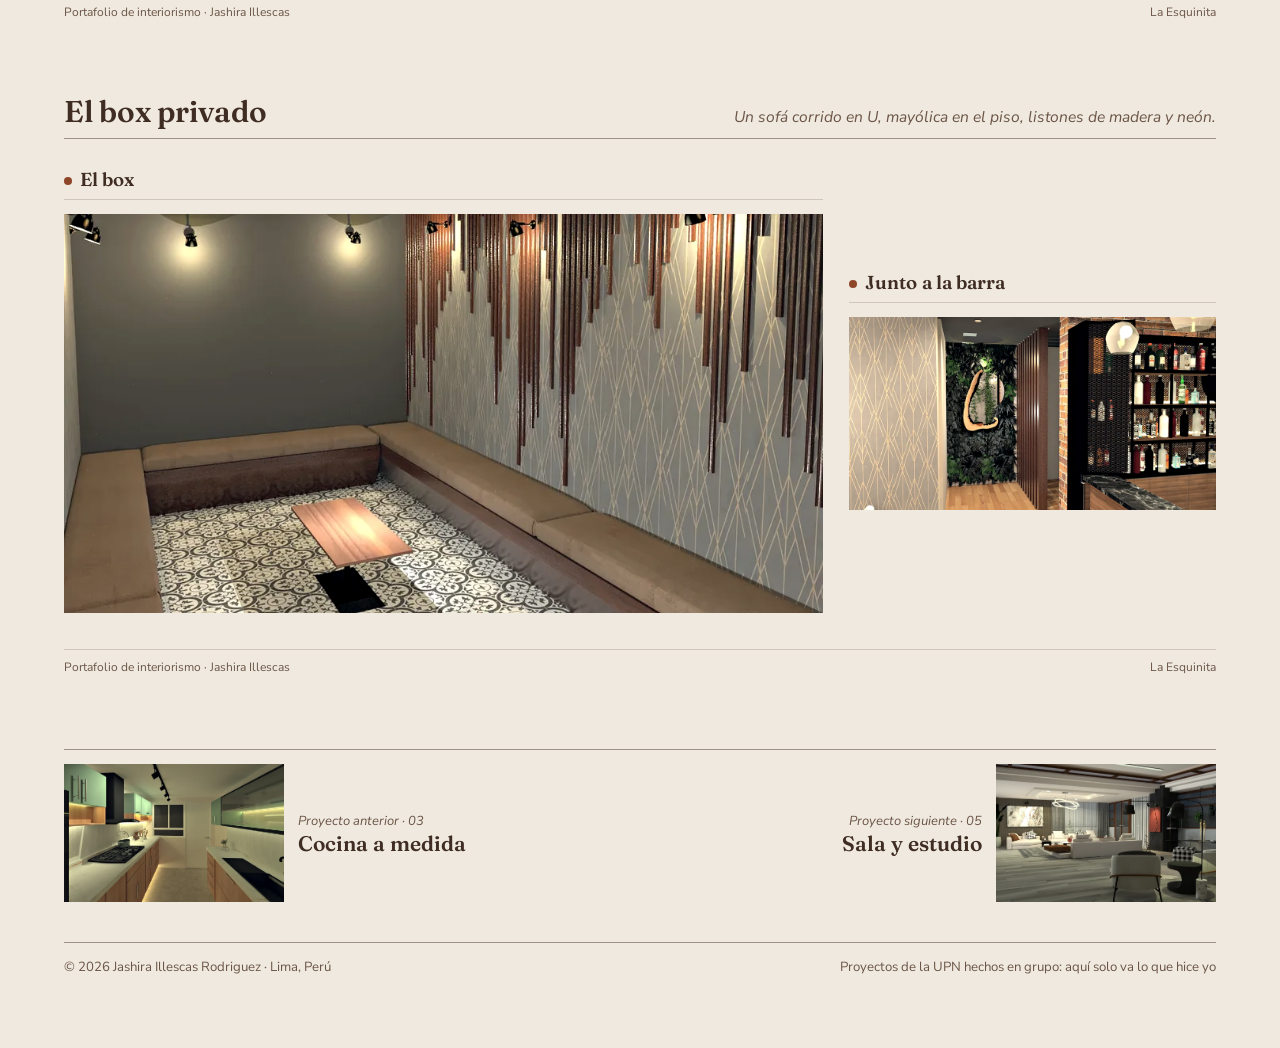
<file: restobar-la-esquinita.html>
<!doctype html>
<html lang="es">
<head>
  <meta charset="utf-8">
  <meta name="viewport" content="width=device-width, initial-scale=1">
  <title>La Esquinita · Interiores · Jashira Illescas</title>
  <meta name="description" content="Un restobar rústico en la esquina de la Av. La Marina con la Av. Insurgentes, para gente de 25 a 35 años. La barra ordena el local; alrededor hay mesas, tres boxes privados y un muro verde para fotos. Madera oscura, ladrillo, mármol negro y luz cálida.">
  <meta name="theme-color" content="#efe9df">
  <meta name="color-scheme" content="only light">
  <meta property="og:title" content="La Esquinita · Interiores · Jashira Illescas">
  <meta property="og:description" content="Un restobar rústico en la esquina de la Av. La Marina con la Av. Insurgentes, para gente de 25 a 35 años. La barra ordena el local; alrededor hay mesas, tres boxes privados y un muro verde para fotos. Madera oscura, ladrillo, mármol negro y luz cálida.">
  <link rel="icon" href="assets/img/favicon.svg" type="image/svg+xml">
  <link rel="preconnect" href="https://fonts.googleapis.com">
  <link rel="preconnect" href="https://fonts.gstatic.com" crossorigin>
  <link rel="stylesheet" href="https://fonts.googleapis.com/css2?family=Fraunces:ital,opsz,wght,SOFT@0,9..144,300..700,0..100;1,9..144,300..700,0..100&family=Nunito+Sans:ital,opsz,wght@0,6..12,300..800;1,6..12,300..800&display=swap">
  <link rel="stylesheet" href="assets/css/interiores.css?v=40">
  <script>
    (function () { var h = document.documentElement; h.classList.add("js");
      try { if (localStorage.getItem("animar") === "1") h.classList.add("animar"); } catch (e) {} })();
  </script>
</head>
<body data-sala="resto">
  <a class="saltar" href="#contenido">Saltar al contenido</a>
  <header class="barra"><div class="barra__in contenedor">
    <a class="barra__marca" href="./">Jashira Illescas · interiores</a>
    <span class="barra__ruta">04 · La Esquinita</span>
    <button type="button" data-proyectos aria-expanded="false" aria-controls="proyectos">Contenido</button>
  </div></header>
  <nav class="proyectos" id="proyectos" aria-label="Contenido">
    <p class="proyectos__titulo">Contenido</p>
    <ul>
      <li><a href="cocina-luis-escobar.html"><img src="img/escobar/portada-1200.webp?v=40" width="1200" height="900" alt="" loading="lazy"><span><strong>Cocina azul</strong><small>Cocina para Luis Escobar</small></span><b>01</b></a></li><li><a href="coche-tren-hotelero.html"><img src="img/vagon/portada-1200.webp?v=40" width="1200" height="900" alt="" loading="lazy"><span><strong>Coche tren hotelero</strong><small>Habitaciones y baños en un vagón</small></span><b>02</b></a></li><li><a href="cocina-a-medida.html"><img src="img/cocina/portada-1200.webp?v=40" width="1200" height="675" alt="" loading="lazy"><span><strong>Cocina a medida</strong><small>Diseño de mobiliario de cocina</small></span><b>03</b></a></li><li><a href="restobar-la-esquinita.html" aria-current="page"><img src="img/resto/portada-1200.webp?v=40" width="1200" height="630" alt="" loading="lazy"><span><strong>La Esquinita</strong><small>Restobar en San Miguel</small></span><b>04</b></a></li><li><a href="sala-y-estudio.html"><img src="img/jhonny/portada-1200.webp?v=40" width="1200" height="675" alt="" loading="lazy"><span><strong>Sala y estudio</strong><small>Dos ambientes para Johnny Depp</small></span><b>05</b></a></li>
    </ul>
    <div class="proyectos__pie"><a href="./">Portada</a><a href="./#contacto">Contacto</a><a href="descargas/CV_Jashira_Illescas.pdf" download>CV en PDF</a></div>
  </nav>
  <nav class="dock oculto" aria-label="En esta página"><a href="#apertura">Inicio</a><a href="#planta">Planimetría</a><a href="#recorrido">Recorrido</a><a href="#barra">Barra</a><a href="#box">Box</a></nav>

  <main id="contenido">
    <section class="pliego contenedor" id="apertura">
      <div class="apertura">
        <figure class="apertura__img"><img src="img/resto/render-barra-1600.webp?v=40" srcset="img/resto/render-barra-960.webp?v=40 960w, img/resto/render-barra-1600.webp?v=40 1600w" sizes="(max-width: 860px) 92vw, 62vw" width="1600" height="840" fetchpriority="high" style="view-transition-name: p-resto; view-transition-class: foto" alt="Barra del restobar con frente de madera en relieve, bancos altos y estantes de botellas"><span class="apertura__num">04</span></figure>
        <div>
          <h1>La Esquinita</h1>
          <p class="apertura__sub">Restobar en San Miguel</p>
          <p class="apertura__texto">Un restobar rústico en la esquina de la Av. La Marina con la Av. Insurgentes, para gente de 25 a 35 años.</p><p class="apertura__texto">La barra ordena el local; alrededor hay mesas, tres boxes privados y un muro verde para fotos. Madera oscura, ladrillo, mármol negro y luz cálida.</p>
          <table class="tabla"><caption>Descripción general del proyecto</caption><tbody><tr><th>Ubicación</th><td>San Miguel, Lima</td></tr><tr><th>Función</th><td>Restobar</td></tr><tr><th>Público</th><td>De 25 a 35 años</td></tr><tr><th>Curso</th><td>UPN</td></tr></tbody></table>
          <ul class="paleta"><li style="--c:#8a4b2b" title="#8a4b2b"></li><li style="--c:#b49377" title="#b49377"></li><li style="--c:#1d1c1c" title="#1d1c1c"></li><li style="--c:#6f5a49" title="#6f5a49"></li><li style="--c:#5d7a3e" title="#5d7a3e"></li></ul>
          <p class="mio"><strong>Proyecto en grupo.</strong> Aquí muestro solo lo que hice yo: la planimetría, la barra, el box privado y todos los renders.</p>
        </div>
      </div>
      <p class="folio"><span>Portafolio de interiorismo · Jashira Illescas</span><span>La Esquinita</span></p>
    </section>
    <section class="pliego contenedor" id="planta">
      <header class="titulo-pliego aparece"><h2>Planimetría general</h2><p>La barra al centro, los boxes y baños al fondo, las mesas hacia la calle.</p></header>
      <div class="rej"><figure class="ob ob--papel c12 aparece"><figcaption><strong>Planta del primer nivel</strong></figcaption><img src="img/resto/planta-1400.webp?v=40" srcset="img/resto/planta-1400.webp?v=40 1400w, img/resto/planta-2400.webp?v=40 2400w" sizes="(max-width: 760px) 92vw, 70vw" width="2400" height="1628" loading="lazy" alt="Planta del primer nivel"></figure><figure class="ob ob--hoja c6 aparece"><figcaption><strong>Acabados de piso</strong></figcaption><img src="img/resto/planta-acabados-1400.webp?v=40" srcset="img/resto/planta-acabados-1400.webp?v=40 1400w, img/resto/planta-acabados-2400.webp?v=40 2400w" sizes="(max-width: 760px) 92vw, 46vw" width="2400" height="1758" loading="lazy" alt="Acabados de piso"></figure><figure class="ob ob--hoja c6 aparece"><figcaption><strong>Iluminación</strong></figcaption><img src="img/resto/planta-iluminacion-1400.webp?v=40" srcset="img/resto/planta-iluminacion-1400.webp?v=40 1400w, img/resto/planta-iluminacion-2400.webp?v=40 2400w" sizes="(max-width: 760px) 92vw, 46vw" width="2400" height="1609" loading="lazy" alt="Iluminación"></figure><figure class="ob ob--hoja c8 aparece"><figcaption><strong>Luminarias y texturas</strong></figcaption><img src="img/resto/planta-luz-textura-1400.webp?v=40" srcset="img/resto/planta-luz-textura-1400.webp?v=40 1400w, img/resto/planta-luz-textura-2400.webp?v=40 2400w" sizes="(max-width: 760px) 92vw, 70vw" width="2400" height="1506" loading="lazy" alt="Luminarias y texturas"></figure><div class="txt c4 aparece"><table class="tabla"><caption>Pisos</caption><tbody><tr><th><i style="--c:#8a4b2b"></i>Tablón maderado</th><td>Celima · caoba caramelo</td></tr><tr><th><i style="--c:#b49377"></i>Porcelanato Sevilla</th><td>sepia</td></tr><tr><th><i style="--c:#8d8b88"></i>Porcelanato Versalles</th><td>gris · 61 × 61 cm</td></tr><tr><th><i style="--c:#1d1c1c"></i>Mármol Marquina</th><td>barra</td></tr></tbody></table></div></div>
      <p class="folio"><span>Portafolio de interiorismo · Jashira Illescas</span><span>La Esquinita</span></p>
    </section>
    <section class="pliego contenedor" id="recorrido">
      <header class="titulo-pliego aparece"><h2>Recorrido</h2><p>De la calle al salón, en el orden en que se camina.</p></header>
      <div class="rej"><figure class="ob ob--render c7 aparece"><figcaption><strong>La fachada de noche</strong></figcaption><img src="img/resto/render-fachada-noche-960.webp?v=40" srcset="img/resto/render-fachada-noche-960.webp?v=40 960w, img/resto/render-fachada-noche-1600.webp?v=40 1600w" sizes="(max-width: 760px) 92vw, 70vw" width="1600" height="907" loading="lazy" alt="La fachada de noche"></figure><figure class="ob ob--render c5 aparece"><figcaption><strong>La fachada de día</strong></figcaption><img src="img/resto/render-fachada-960.webp?v=40" srcset="img/resto/render-fachada-960.webp?v=40 960w, img/resto/render-fachada-1600.webp?v=40 1600w" sizes="(max-width: 760px) 92vw, 46vw" width="1600" height="840" loading="lazy" alt="La fachada de día"></figure><figure class="ob ob--render c12 aparece"><figcaption><strong>El pasillo</strong></figcaption><img src="img/resto/render-pasillo-960.webp?v=40" srcset="img/resto/render-pasillo-960.webp?v=40 960w, img/resto/render-pasillo-1600.webp?v=40 1600w" sizes="(max-width: 760px) 92vw, 70vw" width="1600" height="840" loading="lazy" alt="El pasillo"></figure><figure class="ob ob--render c6 aparece"><figcaption><strong>El salón</strong></figcaption><img src="img/resto/render-salon-960.webp?v=40" srcset="img/resto/render-salon-960.webp?v=40 960w, img/resto/render-salon-1600.webp?v=40 1600w" sizes="(max-width: 760px) 92vw, 46vw" width="1600" height="840" loading="lazy" alt="El salón"></figure><figure class="ob ob--render c6 aparece"><figcaption><strong>El muro verde</strong></figcaption><img src="img/resto/render-muro-verde-960.webp?v=40" srcset="img/resto/render-muro-verde-960.webp?v=40 960w, img/resto/render-muro-verde-1600.webp?v=40 1600w" sizes="(max-width: 760px) 92vw, 46vw" width="1600" height="840" loading="lazy" alt="El muro verde"></figure></div>
      <p class="folio"><span>Portafolio de interiorismo · Jashira Illescas</span><span>La Esquinita</span></p>
    </section>
    <section class="pliego contenedor" id="barra">
      <header class="titulo-pliego aparece"><h2>La barra</h2><p>Frente de madera, mármol negro Marquina, estantes de hierro con malla y una pérgola con plantas.</p></header>
      <div class="rej rej--centro"><figure class="ob ob--hoja c12 aparece"><figcaption><strong>Alzado fugado</strong></figcaption><img src="img/resto/barra-fugada-1400.webp?v=40" srcset="img/resto/barra-fugada-1400.webp?v=40 1400w" sizes="(max-width: 760px) 92vw, 70vw" width="1400" height="1026" loading="lazy" alt="Alzado fugado"></figure><figure class="ob ob--hoja c6 aparece"><figcaption><strong>Planta de la barra</strong></figcaption><img src="img/resto/barra-planta-1400.webp?v=40" srcset="img/resto/barra-planta-1400.webp?v=40 1400w, img/resto/barra-planta-2400.webp?v=40 2400w" sizes="(max-width: 760px) 92vw, 46vw" width="2400" height="1342" loading="lazy" alt="Planta de la barra"></figure><figure class="ob ob--hoja c6 aparece"><figcaption><strong>Corte de la barra</strong></figcaption><img src="img/resto/barra-corte-1400.webp?v=40" srcset="img/resto/barra-corte-1400.webp?v=40 1400w, img/resto/barra-corte-2400.webp?v=40 2400w" sizes="(max-width: 760px) 92vw, 46vw" width="2400" height="1512" loading="lazy" alt="Corte de la barra"></figure><figure class="ob ob--render c7 aparece"><figcaption><strong>La barra de noche</strong></figcaption><img src="img/resto/render-barra-2-960.webp?v=40" srcset="img/resto/render-barra-2-960.webp?v=40 960w, img/resto/render-barra-2-1600.webp?v=40 1600w" sizes="(max-width: 760px) 92vw, 70vw" width="1600" height="840" loading="lazy" alt="La barra de noche"></figure><div class="txt c5 aparece"><table class="tabla"><caption>Materiales de la barra</caption><tbody><tr><th><i style="--c:#1d1c1c"></i>Mármol negro Marquina</th><td>tablero</td></tr><tr><th><i style="--c:#6f5a49"></i>Melamina olmo pardo</th><td>repostero</td></tr><tr><th><i style="--c:#c9b18f"></i>Melamina fresno europeo</th><td>estantes</td></tr><tr><th><i style="--c:#b08d3c"></i>Tubo de latón</th><td>Ø 40 mm</td></tr><tr><th><i style="--c:#2a2a2a"></i>Hierro negro</th><td>estructura y malla</td></tr></tbody></table></div></div>
      <p class="folio"><span>Portafolio de interiorismo · Jashira Illescas</span><span>La Esquinita</span></p>
    </section>
    <section class="pliego contenedor" id="box">
      <header class="titulo-pliego aparece"><h2>El box privado</h2><p>Un sofá corrido en U, mayólica en el piso, listones de madera y neón.</p></header>
      <div class="rej rej--centro"><figure class="ob ob--render c8 aparece"><figcaption><strong>El box</strong></figcaption><img src="img/resto/render-box-960.webp?v=40" srcset="img/resto/render-box-960.webp?v=40 960w, img/resto/render-box-1600.webp?v=40 1600w" sizes="(max-width: 760px) 92vw, 70vw" width="1600" height="840" loading="lazy" alt="El box"></figure><figure class="ob ob--render c4 aparece"><figcaption><strong>Junto a la barra</strong></figcaption><img src="img/resto/render-cheers-960.webp?v=40" srcset="img/resto/render-cheers-960.webp?v=40 960w, img/resto/render-cheers-1600.webp?v=40 1600w" sizes="(max-width: 760px) 92vw, 46vw" width="1600" height="840" loading="lazy" alt="Junto a la barra"></figure></div>
      <p class="folio"><span>Portafolio de interiorismo · Jashira Illescas</span><span>La Esquinita</span></p>
    </section><nav class="salida contenedor" aria-label="Otros proyectos"><a href="cocina-a-medida.html"><img src="img/cocina/portada-1200.webp?v=40" width="1200" height="675" loading="lazy" style="view-transition-name: p-cocina; view-transition-class: foto" alt=""><span><small>Proyecto anterior · 03</small><strong>Cocina a medida</strong></span></a><a href="sala-y-estudio.html"><img src="img/jhonny/portada-1200.webp?v=40" width="1200" height="675" loading="lazy" style="view-transition-name: p-jhonny; view-transition-class: foto" alt=""><span><small>Proyecto siguiente · 05</small><strong>Sala y estudio</strong></span></a></nav>
  </main>
  <footer class="pie contenedor">
    <span>© 2026 Jashira Illescas Rodriguez · Lima, Perú</span>
    <span>Proyectos de la UPN hechos en grupo: aquí solo va lo que hice yo</span>
  </footer>
  <script type="module" src="assets/js/interiores.js?v=40"></script>
</body>
</html>
</file>
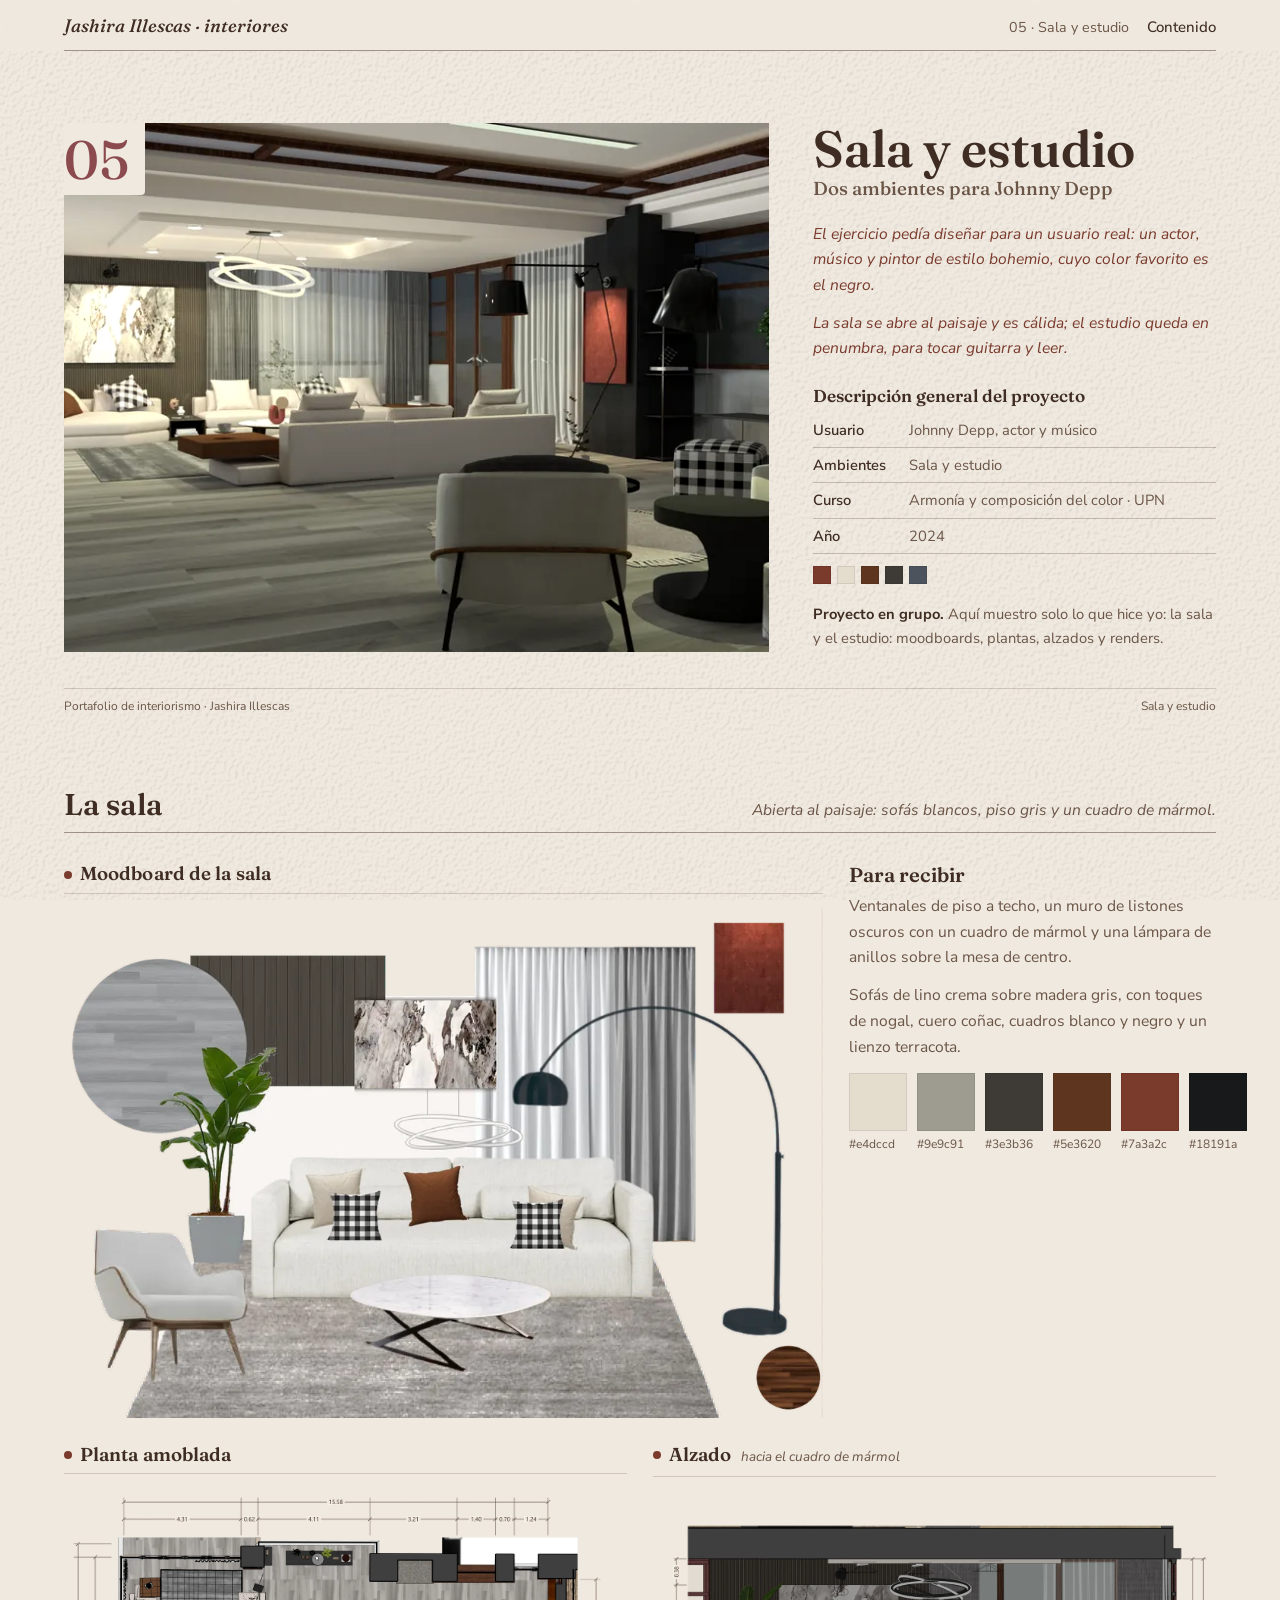
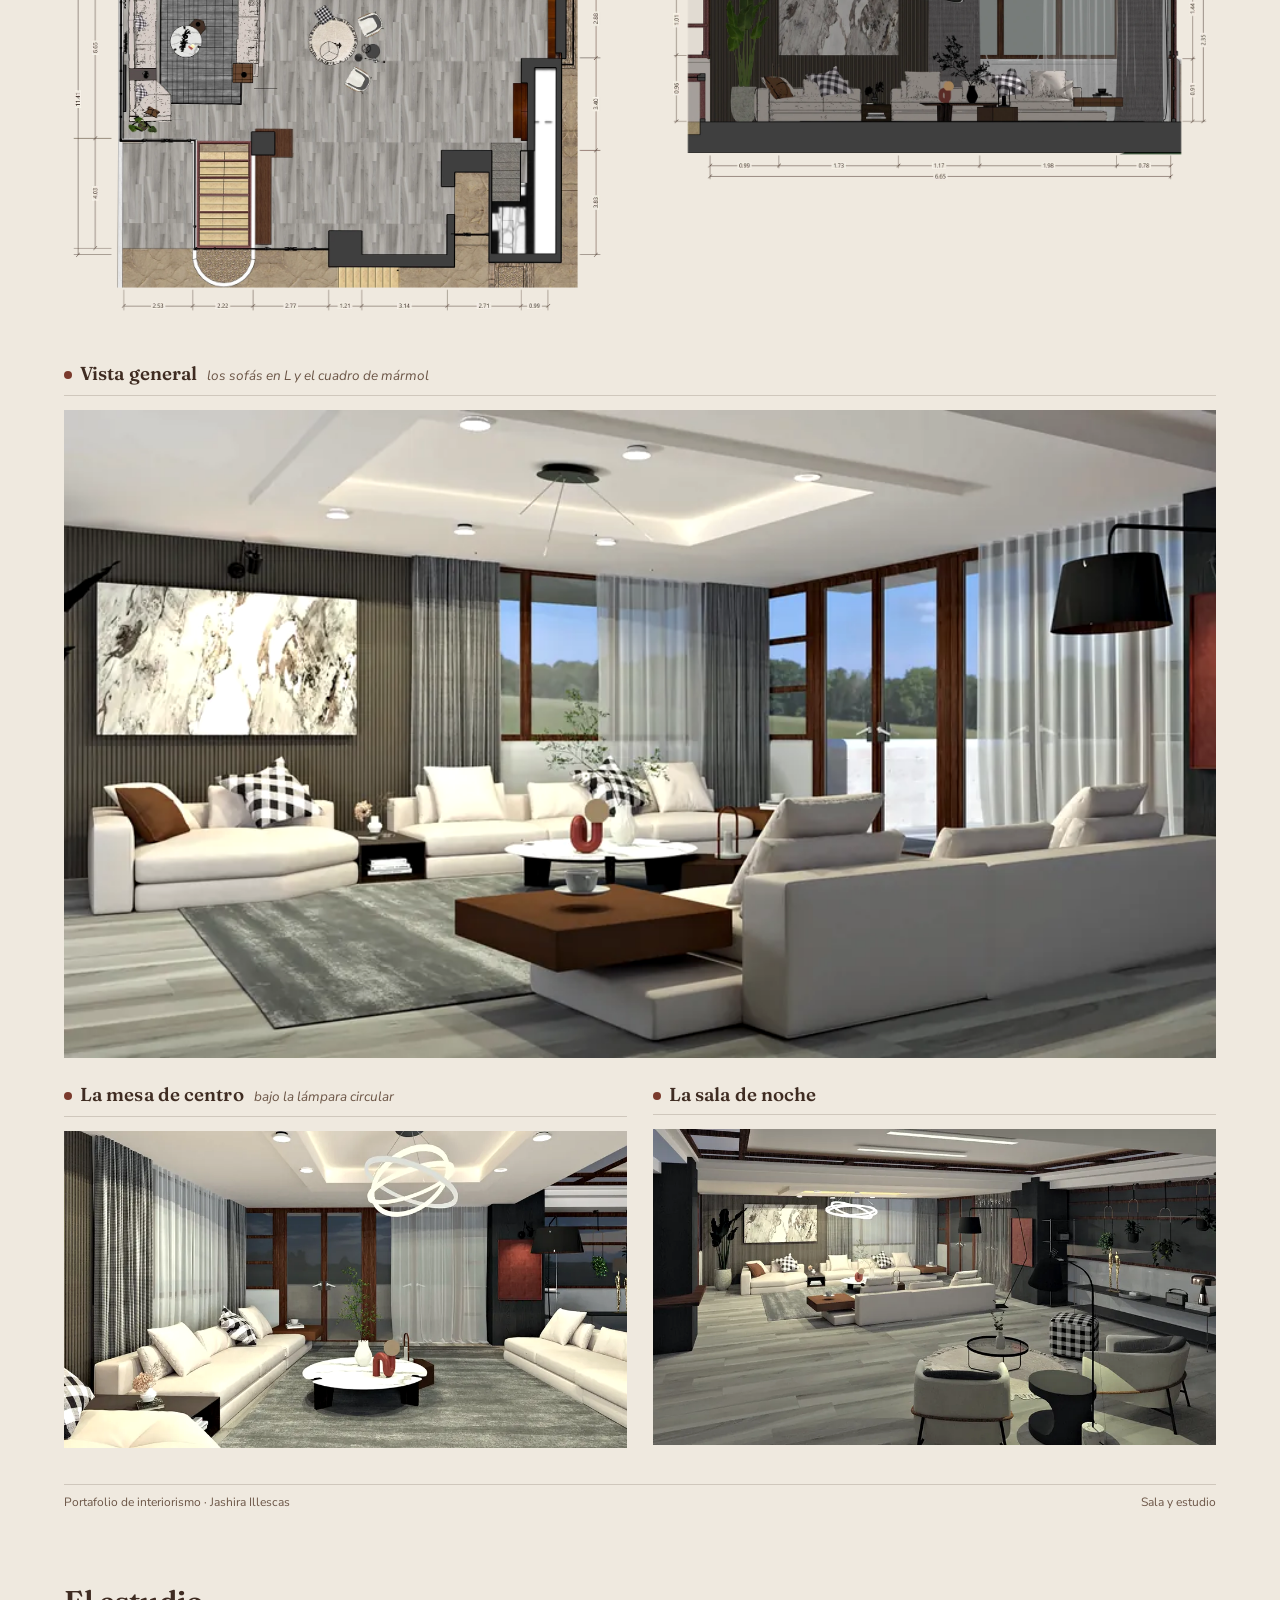
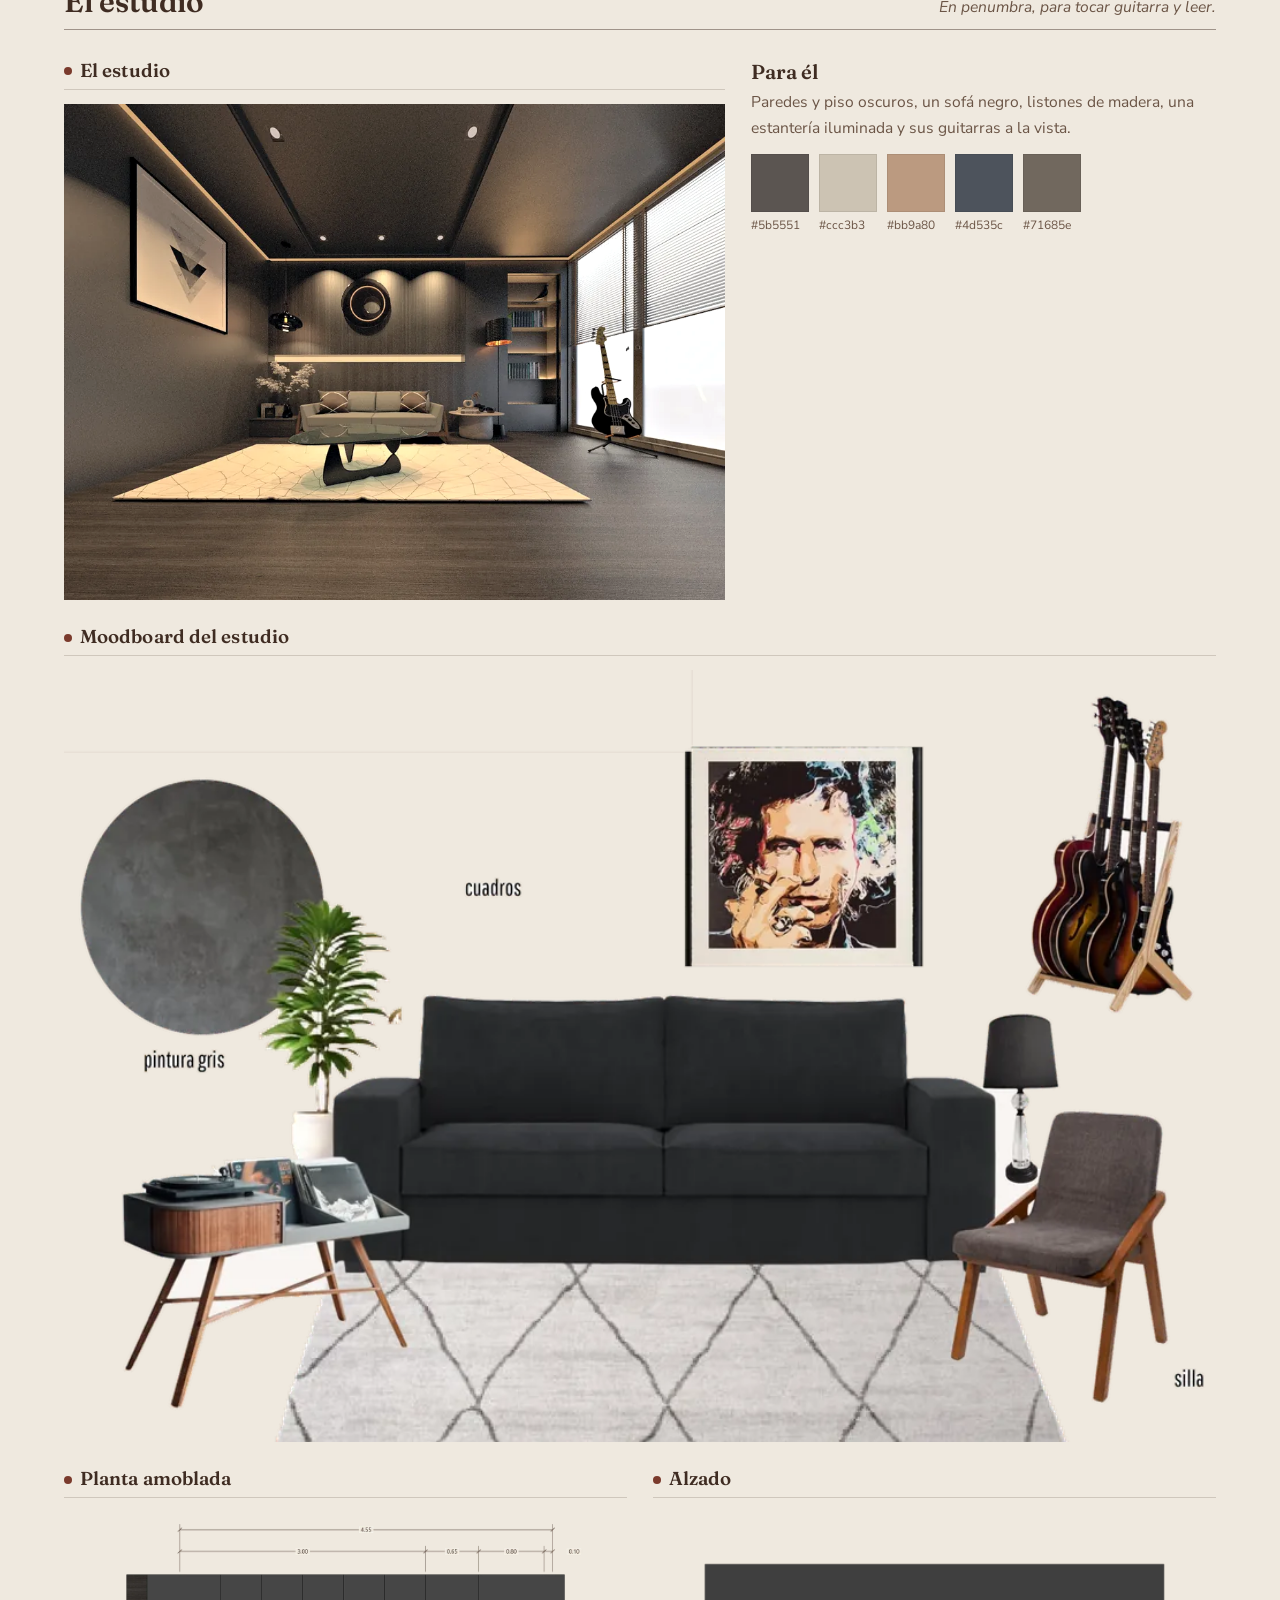
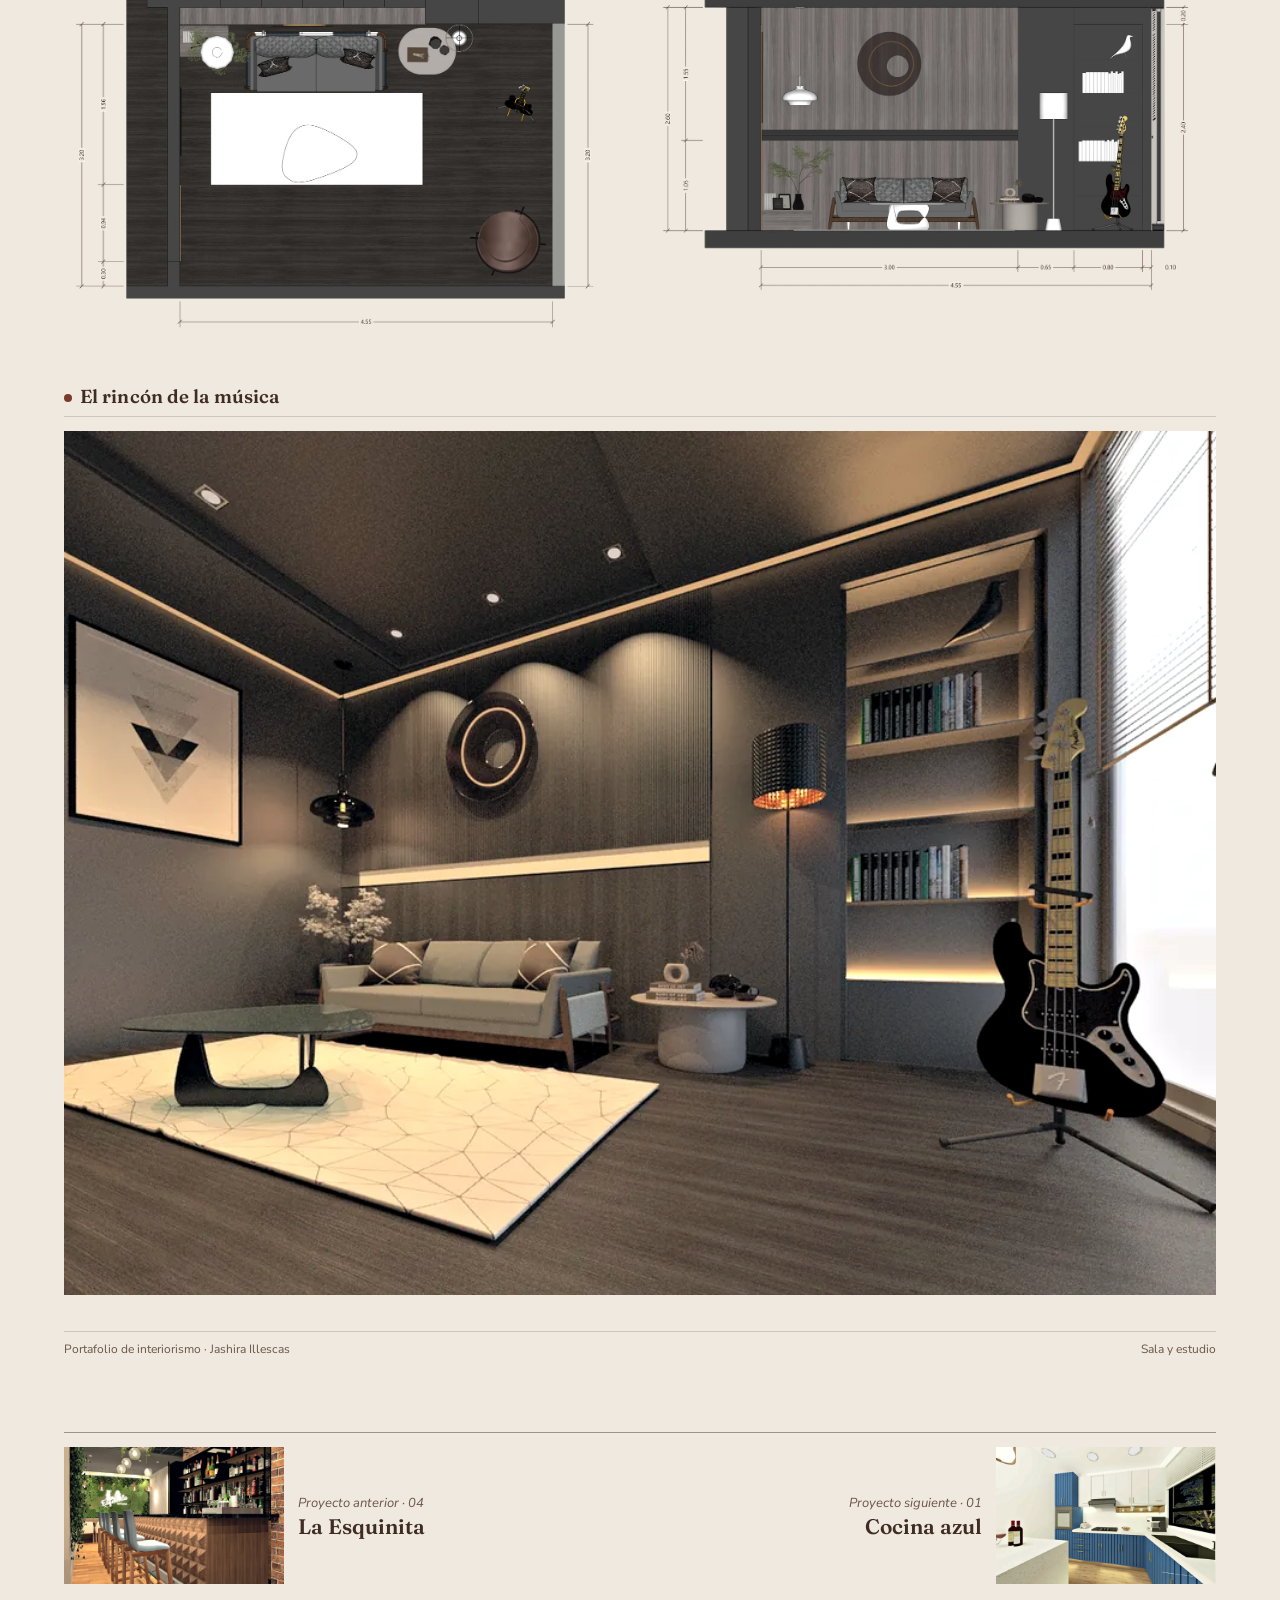
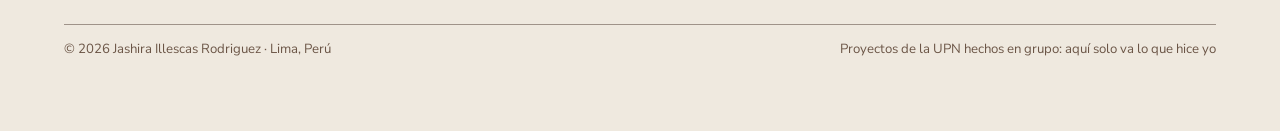
<file: sala-y-estudio.html>
<!doctype html>
<html lang="es">
<head>
  <meta charset="utf-8">
  <meta name="viewport" content="width=device-width, initial-scale=1">
  <title>Sala y estudio · Interiores · Jashira Illescas</title>
  <meta name="description" content="El ejercicio pedía diseñar para un usuario real: un actor, músico y pintor de estilo bohemio, cuyo color favorito es el negro. La sala se abre al paisaje y es cálida; el estudio queda en penumbra, para tocar guitarra y leer.">
  <meta name="theme-color" content="#efe9df">
  <meta name="color-scheme" content="only light">
  <meta property="og:title" content="Sala y estudio · Interiores · Jashira Illescas">
  <meta property="og:description" content="El ejercicio pedía diseñar para un usuario real: un actor, músico y pintor de estilo bohemio, cuyo color favorito es el negro. La sala se abre al paisaje y es cálida; el estudio queda en penumbra, para tocar guitarra y leer.">
  <link rel="icon" href="assets/img/favicon.svg" type="image/svg+xml">
  <link rel="preconnect" href="https://fonts.googleapis.com">
  <link rel="preconnect" href="https://fonts.gstatic.com" crossorigin>
  <link rel="stylesheet" href="https://fonts.googleapis.com/css2?family=Fraunces:ital,opsz,wght,SOFT@0,9..144,300..700,0..100;1,9..144,300..700,0..100&family=Nunito+Sans:ital,opsz,wght@0,6..12,300..800;1,6..12,300..800&display=swap">
  <link rel="stylesheet" href="assets/css/interiores.css?v=40">
  <script>
    (function () { var h = document.documentElement; h.classList.add("js");
      try { if (localStorage.getItem("animar") === "1") h.classList.add("animar"); } catch (e) {} })();
  </script>
</head>
<body data-sala="jhonny">
  <a class="saltar" href="#contenido">Saltar al contenido</a>
  <header class="barra"><div class="barra__in contenedor">
    <a class="barra__marca" href="./">Jashira Illescas · interiores</a>
    <span class="barra__ruta">05 · Sala y estudio</span>
    <button type="button" data-proyectos aria-expanded="false" aria-controls="proyectos">Contenido</button>
  </div></header>
  <nav class="proyectos" id="proyectos" aria-label="Contenido">
    <p class="proyectos__titulo">Contenido</p>
    <ul>
      <li><a href="cocina-luis-escobar.html"><img src="img/escobar/portada-1200.webp?v=40" width="1200" height="900" alt="" loading="lazy"><span><strong>Cocina azul</strong><small>Cocina para Luis Escobar</small></span><b>01</b></a></li><li><a href="coche-tren-hotelero.html"><img src="img/vagon/portada-1200.webp?v=40" width="1200" height="900" alt="" loading="lazy"><span><strong>Coche tren hotelero</strong><small>Habitaciones y baños en un vagón</small></span><b>02</b></a></li><li><a href="cocina-a-medida.html"><img src="img/cocina/portada-1200.webp?v=40" width="1200" height="675" alt="" loading="lazy"><span><strong>Cocina a medida</strong><small>Diseño de mobiliario de cocina</small></span><b>03</b></a></li><li><a href="restobar-la-esquinita.html"><img src="img/resto/portada-1200.webp?v=40" width="1200" height="630" alt="" loading="lazy"><span><strong>La Esquinita</strong><small>Restobar en San Miguel</small></span><b>04</b></a></li><li><a href="sala-y-estudio.html" aria-current="page"><img src="img/jhonny/portada-1200.webp?v=40" width="1200" height="675" alt="" loading="lazy"><span><strong>Sala y estudio</strong><small>Dos ambientes para Johnny Depp</small></span><b>05</b></a></li>
    </ul>
    <div class="proyectos__pie"><a href="./">Portada</a><a href="./#contacto">Contacto</a><a href="descargas/CV_Jashira_Illescas.pdf" download>CV en PDF</a></div>
  </nav>
  <nav class="dock oculto" aria-label="En esta página"><a href="#apertura">Inicio</a><a href="#sala">Sala</a><a href="#estudio">Estudio</a></nav>

  <main id="contenido">
    <section class="pliego contenedor" id="apertura">
      <div class="apertura">
        <figure class="apertura__img"><img src="img/jhonny/render-portada-1600.webp?v=40" srcset="img/jhonny/render-portada-960.webp?v=40 960w, img/jhonny/render-portada-1600.webp?v=40 1600w" sizes="(max-width: 860px) 92vw, 62vw" width="1600" height="900" fetchpriority="high" style="view-transition-name: p-jhonny; view-transition-class: foto" alt="Sala amplia con sofás blancos, piso de madera gris, cuadro de mármol y lámpara circular"><span class="apertura__num">05</span></figure>
        <div>
          <h1>Sala y estudio</h1>
          <p class="apertura__sub">Dos ambientes para Johnny Depp</p>
          <p class="apertura__texto">El ejercicio pedía diseñar para un usuario real: un actor, músico y pintor de estilo bohemio, cuyo color favorito es el negro.</p><p class="apertura__texto">La sala se abre al paisaje y es cálida; el estudio queda en penumbra, para tocar guitarra y leer.</p>
          <table class="tabla"><caption>Descripción general del proyecto</caption><tbody><tr><th>Usuario</th><td>Johnny Depp, actor y músico</td></tr><tr><th>Ambientes</th><td>Sala y estudio</td></tr><tr><th>Curso</th><td>Armonía y composición del color · UPN</td></tr><tr><th>Año</th><td>2024</td></tr></tbody></table>
          <ul class="paleta"><li style="--c:#7a3a2c" title="#7a3a2c"></li><li style="--c:#e4dccd" title="#e4dccd"></li><li style="--c:#5e3620" title="#5e3620"></li><li style="--c:#3e3b36" title="#3e3b36"></li><li style="--c:#4d535c" title="#4d535c"></li></ul>
          <p class="mio"><strong>Proyecto en grupo.</strong> Aquí muestro solo lo que hice yo: la sala y el estudio: moodboards, plantas, alzados y renders.</p>
        </div>
      </div>
      <p class="folio"><span>Portafolio de interiorismo · Jashira Illescas</span><span>Sala y estudio</span></p>
    </section>
    <section class="pliego contenedor" id="sala">
      <header class="titulo-pliego aparece"><h2>La sala</h2><p>Abierta al paisaje: sofás blancos, piso gris y un cuadro de mármol.</p></header>
      <div class="rej"><figure class="ob ob--hoja c8 aparece"><figcaption><strong>Moodboard de la sala</strong></figcaption><img src="img/jhonny/moodboard-sala-1000.webp?v=40" srcset="img/jhonny/moodboard-sala-1000.webp?v=40 1000w, img/jhonny/moodboard-sala-1600.webp?v=40 1600w" sizes="(max-width: 760px) 92vw, 70vw" width="1600" height="1075" loading="lazy" alt="Moodboard de la sala"></figure><div class="txt c4 aparece"><h3>Para recibir</h3><p>Ventanales de piso a techo, un muro de listones oscuros con un cuadro de mármol y una lámpara de anillos sobre la mesa de centro.</p><p>Sofás de lino crema sobre madera gris, con toques de nogal, cuero coñac, cuadros blanco y negro y un lienzo terracota.</p><ul class="paleta paleta--grande"><li style="--c:#e4dccd"><i></i>#e4dccd</li><li style="--c:#9e9c91"><i></i>#9e9c91</li><li style="--c:#3e3b36"><i></i>#3e3b36</li><li style="--c:#5e3620"><i></i>#5e3620</li><li style="--c:#7a3a2c"><i></i>#7a3a2c</li><li style="--c:#18191a"><i></i>#18191a</li></ul></div><figure class="ob ob--hoja c6 aparece"><figcaption><strong>Planta amoblada</strong></figcaption><img src="img/jhonny/planta-sala-1400.webp?v=40" srcset="img/jhonny/planta-sala-1400.webp?v=40 1400w, img/jhonny/planta-sala-2400.webp?v=40 2400w" sizes="(max-width: 760px) 92vw, 46vw" width="2400" height="1915" loading="lazy" alt="Planta amoblada"></figure><figure class="ob ob--hoja c6 aparece"><figcaption><strong>Alzado</strong><span>hacia el cuadro de mármol</span></figcaption><img src="img/jhonny/elevacion-sala-1400.webp?v=40" srcset="img/jhonny/elevacion-sala-1400.webp?v=40 1400w, img/jhonny/elevacion-sala-2400.webp?v=40 2400w" sizes="(max-width: 760px) 92vw, 46vw" width="2400" height="1271" loading="lazy" alt="Alzado. hacia el cuadro de mármol"></figure><figure class="ob ob--render c12 aparece"><figcaption><strong>Vista general</strong><span>los sofás en L y el cuadro de mármol</span></figcaption><img src="img/jhonny/render-sala-general-960.webp?v=40" srcset="img/jhonny/render-sala-general-960.webp?v=40 960w, img/jhonny/render-sala-general-1600.webp?v=40 1600w" sizes="(max-width: 760px) 92vw, 70vw" width="1600" height="900" loading="lazy" alt="Vista general. los sofás en L y el cuadro de mármol"></figure><figure class="ob ob--render c6 aparece"><figcaption><strong>La mesa de centro</strong><span>bajo la lámpara circular</span></figcaption><img src="img/jhonny/render-sala-mesa-960.webp?v=40" srcset="img/jhonny/render-sala-mesa-960.webp?v=40 960w, img/jhonny/render-sala-mesa-1600.webp?v=40 1600w" sizes="(max-width: 760px) 92vw, 46vw" width="1600" height="900" loading="lazy" alt="La mesa de centro. bajo la lámpara circular"></figure><figure class="ob ob--render c6 aparece"><figcaption><strong>La sala de noche</strong></figcaption><img src="img/jhonny/render-sala-noche-960.webp?v=40" srcset="img/jhonny/render-sala-noche-960.webp?v=40 960w, img/jhonny/render-sala-noche-1600.webp?v=40 1600w" sizes="(max-width: 760px) 92vw, 46vw" width="1600" height="900" loading="lazy" alt="La sala de noche"></figure></div>
      <p class="folio"><span>Portafolio de interiorismo · Jashira Illescas</span><span>Sala y estudio</span></p>
    </section>
    <section class="pliego contenedor" id="estudio">
      <header class="titulo-pliego aparece"><h2>El estudio</h2><p>En penumbra, para tocar guitarra y leer.</p></header>
      <div class="rej"><figure class="ob ob--render c7 aparece"><figcaption><strong>El estudio</strong></figcaption><img src="img/jhonny/render-estudio-1-960.webp?v=40" srcset="img/jhonny/render-estudio-1-960.webp?v=40 960w, img/jhonny/render-estudio-1-1600.webp?v=40 1600w" sizes="(max-width: 760px) 92vw, 70vw" width="1600" height="1200" loading="lazy" alt="El estudio"></figure><div class="txt c5 aparece"><h3>Para él</h3><p>Paredes y piso oscuros, un sofá negro, listones de madera, una estantería iluminada y sus guitarras a la vista.</p><ul class="paleta paleta--grande"><li style="--c:#5b5551"><i></i>#5b5551</li><li style="--c:#ccc3b3"><i></i>#ccc3b3</li><li style="--c:#bb9a80"><i></i>#bb9a80</li><li style="--c:#4d535c"><i></i>#4d535c</li><li style="--c:#71685e"><i></i>#71685e</li></ul></div><figure class="ob ob--hoja c12 aparece"><figcaption><strong>Moodboard del estudio</strong></figcaption><img src="img/jhonny/moodboard-estudio-1000.webp?v=40" srcset="img/jhonny/moodboard-estudio-1000.webp?v=40 1000w, img/jhonny/moodboard-estudio-1600.webp?v=40 1600w" sizes="(max-width: 760px) 92vw, 70vw" width="1600" height="1071" loading="lazy" alt="Moodboard del estudio"></figure><figure class="ob ob--hoja c6 aparece"><figcaption><strong>Planta amoblada</strong></figcaption><img src="img/jhonny/planta-estudio-1400.webp?v=40" srcset="img/jhonny/planta-estudio-1400.webp?v=40 1400w, img/jhonny/planta-estudio-2400.webp?v=40 2400w" sizes="(max-width: 760px) 92vw, 46vw" width="2400" height="1911" loading="lazy" alt="Planta amoblada"></figure><figure class="ob ob--hoja c6 aparece"><figcaption><strong>Alzado</strong></figcaption><img src="img/jhonny/elevacion-estudio-1400.webp?v=40" srcset="img/jhonny/elevacion-estudio-1400.webp?v=40 1400w, img/jhonny/elevacion-estudio-2400.webp?v=40 2400w" sizes="(max-width: 760px) 92vw, 46vw" width="2400" height="1651" loading="lazy" alt="Alzado"></figure><figure class="ob ob--render c12 aparece"><figcaption><strong>El rincón de la música</strong></figcaption><img src="img/jhonny/render-estudio-2-960.webp?v=40" srcset="img/jhonny/render-estudio-2-960.webp?v=40 960w, img/jhonny/render-estudio-2-1600.webp?v=40 1600w" sizes="(max-width: 760px) 92vw, 70vw" width="1600" height="1200" loading="lazy" alt="El rincón de la música"></figure></div>
      <p class="folio"><span>Portafolio de interiorismo · Jashira Illescas</span><span>Sala y estudio</span></p>
    </section><nav class="salida contenedor" aria-label="Otros proyectos"><a href="restobar-la-esquinita.html"><img src="img/resto/portada-1200.webp?v=40" width="1200" height="630" loading="lazy" style="view-transition-name: p-resto; view-transition-class: foto" alt=""><span><small>Proyecto anterior · 04</small><strong>La Esquinita</strong></span></a><a href="cocina-luis-escobar.html"><img src="img/escobar/portada-1200.webp?v=40" width="1200" height="900" loading="lazy" style="view-transition-name: p-escobar; view-transition-class: foto" alt=""><span><small>Proyecto siguiente · 01</small><strong>Cocina azul</strong></span></a></nav>
  </main>
  <footer class="pie contenedor">
    <span>© 2026 Jashira Illescas Rodriguez · Lima, Perú</span>
    <span>Proyectos de la UPN hechos en grupo: aquí solo va lo que hice yo</span>
  </footer>
  <script type="module" src="assets/js/interiores.js?v=40"></script>
</body>
</html>
</file>
<file: assets/css/interiores.css>
/* ==========================================================================
   Interiores · Jashira Illescas — v5 «cuaderno de papel»
   Referencia que ella eligió (Behance, «Portfolio | Interior design»): papel hueso con textura, tipografía
   serif en tinta marrón, filetes finos, folios al pie, apertura de proyecto en pliego (render grande con el
   número en una esquina + título, texto en cursiva y ficha), un bloque ocre para el contenido y el cierre.
   Lo que resuelve: los moodboards y las láminas van sobre el papel con multiply, así su blanco se vuelve
   papel y nada se ve recortado ni enmarcado.
   Letra: Cormorant Garamond (títulos) y EB Garamond (texto, cursivas y tablas).
   ========================================================================== */

:root {
  --papel: #efe9df;
  --papel-2: #e6ded1;
  --tinta: #3f2c22;             /* marrón tinta: 11:1 sobre el papel */
  --tinta-2: #6b5546;           /* 5.6:1 */
  --filete: rgba(63, 44, 34, .45);
  /* color de los bloques: vino suave (eligió la E entre 5 muestras; el mostaza #c08a3e no la convenció). El nombre --ocre se mantiene por historia */
  --ocre: #8a4a4e;
  --ocre-osc: #713a3e;
  --acento: #8a5a3b;
  /* letra suave y redondeada (ella sintió las Garamond «muy cuadradas»): Fraunces en su versión soft + Nunito Sans */
  --f-display: "Fraunces", Georgia, serif;
  --f-texto: "Nunito Sans", "Segoe UI", system-ui, sans-serif;
  --margen: clamp(18px, 5vw, 76px);
  --ancho: 1320px;
  --ease: cubic-bezier(.2, .8, .2, 1);
  color-scheme: only light;
}
[data-sala="cocina"]  { --acento: #4f6b5f; }
[data-sala="escobar"] { --acento: #3c5786; }
[data-sala="jhonny"]  { --acento: #7a3a2c; }
[data-sala="vagon"]   { --acento: #7a5a33; }
[data-sala="resto"]   { --acento: #8e4528; }

*, *::before, *::after { box-sizing: border-box; }
html { scroll-padding-top: 80px; -webkit-text-size-adjust: 100%; font-size: 93.75%; }
body { margin: 0; background: var(--papel); color: var(--tinta); font: 400 1.04rem/1.65 var(--f-texto); font-variation-settings: "SOFT" 100, "WONK" 0; font-optical-sizing: auto; -webkit-font-smoothing: antialiased; overflow-x: hidden; }
/* textura de papel de grano grueso (tipo acuarela): relieve con luz rasante + manchas suaves + fibras, fija detrás de todo */
:root {
  --grano: url("data:image/svg+xml,%3Csvg xmlns='http://www.w3.org/2000/svg' width='400' height='400'%3E%3Cfilter id='g' x='0' y='0' width='100%25' height='100%25'%3E%3CfeTurbulence type='fractalNoise' baseFrequency='.27' numOctaves='1' seed='3' stitchTiles='stitch' result='a'/%3E%3CfeTurbulence type='fractalNoise' baseFrequency='.8' numOctaves='2' seed='9' stitchTiles='stitch' result='b'/%3E%3CfeComposite in='a' in2='b' operator='arithmetic' k2='.72' k3='.28'/%3E%3CfeDiffuseLighting lighting-color='%23fff' surfaceScale='1.05'%3E%3CfeDistantLight azimuth='225' elevation='58'/%3E%3C/feDiffuseLighting%3E%3CfeComponentTransfer%3E%3CfeFuncR type='linear' slope='1.17'/%3E%3CfeFuncG type='linear' slope='1.17'/%3E%3CfeFuncB type='linear' slope='1.18'/%3E%3C/feComponentTransfer%3E%3C/filter%3E%3Crect width='100%25' height='100%25' filter='url(%23g)'/%3E%3C/svg%3E");
}
body::before { content: ""; position: fixed; inset: 0; z-index: -1; pointer-events: none; opacity: .68; mix-blend-mode: multiply;
  background:
    var(--grano),
    url("data:image/svg+xml,%3Csvg xmlns='http://www.w3.org/2000/svg' width='900' height='900'%3E%3Cfilter id='m'%3E%3CfeTurbulence type='fractalNoise' baseFrequency='.004' numOctaves='3' seed='11' stitchTiles='stitch'/%3E%3CfeColorMatrix values='0 0 0 0 .55 0 0 0 0 .45 0 0 0 0 .34 0 0 0 .16 0'/%3E%3C/filter%3E%3Crect width='100%25' height='100%25' filter='url(%23m)'/%3E%3C/svg%3E"),
    url("data:image/svg+xml,%3Csvg xmlns='http://www.w3.org/2000/svg' width='600' height='600'%3E%3Cfilter id='f'%3E%3CfeTurbulence type='fractalNoise' baseFrequency='.012 .09' numOctaves='2' seed='4'/%3E%3CfeColorMatrix values='0 0 0 0 .5 0 0 0 0 .42 0 0 0 0 .33 0 0 0 .07 0'/%3E%3C/filter%3E%3Crect width='100%25' height='100%25' filter='url(%23f)'/%3E%3C/svg%3E"); }
img { display: block; max-width: 100%; height: auto; }
a { color: inherit; }
p { margin: 0; }
h1, h2, h3 { margin: 0; font-weight: 500; }
ul, ol { margin: 0; padding: 0; list-style: none; }
:focus-visible { outline: 2px solid var(--acento); outline-offset: 3px; }
.saltar { position: absolute; left: 12px; top: -60px; z-index: 50; padding: 10px 14px; background: var(--tinta); color: var(--papel); }
.saltar:focus { top: 12px; }
.contenedor { width: min(var(--ancho), 100% - 2 * var(--margen)); margin-inline: auto; }

/* ------------------------------------------------------------------ cabecera de página (como el encabezado del cuaderno) */
.barra { position: sticky; top: 0; z-index: 30; background: color-mix(in srgb, var(--papel) 92%, transparent); -webkit-backdrop-filter: blur(8px); backdrop-filter: blur(8px); transition: transform .5s var(--ease); }
.barra.oculta { transform: translateY(-100%); }
.barra__in { display: flex; align-items: baseline; gap: 18px; padding: 16px 0 10px; border-bottom: 1px solid var(--filete); }
.barra__marca { margin-right: auto; font: italic 500 1.2rem/1 var(--f-display); text-decoration: none; }
.barra__ruta { font-size: .95rem; color: var(--tinta-2); white-space: nowrap; overflow: hidden; text-overflow: ellipsis; }
.barra button { border: 0; background: none; padding: 0; font: 500 1rem/1 var(--f-texto); color: var(--tinta); cursor: pointer; border-bottom: 1px solid transparent; }
.barra button:hover, .barra button[aria-expanded="true"] { border-color: currentColor; }
@media (max-width: 640px) { .barra__ruta { display: none; } }

/* contenido desplegable */
.proyectos { position: fixed; top: 58px; right: max(var(--margen), (100vw - var(--ancho)) / 2); z-index: 31; width: min(440px, calc(100vw - 24px)); padding: 18px 20px;
  background: var(--papel); border: 1px solid var(--filete); box-shadow: 0 24px 50px -30px rgba(63, 44, 34, .5);
  opacity: 0; transform: translateY(-6px); pointer-events: none; transition: opacity .3s, transform .4s var(--ease); }
.proyectos.abierto { opacity: 1; transform: none; pointer-events: auto; }
.proyectos__titulo { font: 500 1.5rem/1 var(--f-display); padding-bottom: 10px; border-bottom: 1px solid var(--filete); }
.proyectos a { display: grid; grid-template-columns: 88px minmax(0, 1fr) auto; gap: 14px; align-items: center; padding: 10px 0; border-bottom: 1px solid rgba(63, 44, 34, .15); text-decoration: none; }
.proyectos img { width: 88px; height: 54px; object-fit: cover; }
.proyectos strong { display: block; font: 600 1.15rem/1.1 var(--f-display); }
.proyectos small { font-style: italic; font-size: .92rem; color: var(--tinta-2); }
.proyectos a > b { font: 500 1.4rem/1 var(--f-display); color: var(--ocre-osc); }
.proyectos a:hover strong, .proyectos a[aria-current="page"] strong { color: var(--acento); }
.proyectos__pie { display: flex; flex-wrap: wrap; gap: 6px 18px; padding-top: 12px; font-size: .95rem; }
.proyectos__pie a { display: inline; border: 0; padding: 0; color: var(--tinta-2); }

/* índice de capítulos, discreto, abajo */
.dock { position: fixed; bottom: 14px; left: 50%; z-index: 29; display: flex; gap: 2px; max-width: calc(100vw - 24px); padding: 4px; transform: translateX(-50%);
  background: color-mix(in srgb, var(--papel) 94%, transparent); border: 1px solid var(--filete); overflow-x: auto; scrollbar-width: none; transition: opacity .4s, transform .5s var(--ease); }
.dock::-webkit-scrollbar { display: none; }
.dock.oculto { opacity: 0; transform: translate(-50%, 140%); pointer-events: none; }
.dock a { padding: 6px 12px; font-size: .95rem; color: var(--tinta-2); text-decoration: none; white-space: nowrap; }
.dock a[aria-current="true"] { color: var(--papel); background: var(--tinta); }

/* ------------------------------------------------------------------ pliego: una «página doble» con folio al pie */
.pliego { padding: clamp(46px, 8vh, 96px) 0 0; }
.folio { display: flex; justify-content: space-between; gap: 12px; margin-top: clamp(26px, 4vh, 40px); padding-top: 8px; border-top: 1px solid rgba(63, 44, 34, .18); font-size: .8rem; color: var(--tinta-2); }
.titulo-pliego { display: flex; align-items: baseline; justify-content: space-between; gap: 18px; padding-bottom: 8px; margin-bottom: clamp(18px, 3vw, 30px); border-bottom: 1px solid var(--filete); }
.titulo-pliego h2 { font: 600 clamp(1.5rem, 2.4vw, 2rem)/1.1 var(--f-display); }
.titulo-pliego p { font-style: italic; color: var(--tinta-2); max-width: 60ch; text-align: right; }
@media (max-width: 700px) { .titulo-pliego { display: block; } .titulo-pliego p { text-align: left; margin-top: .3rem; } }

/* rejilla de piezas: 12 columnas, cada pieza dice cuánto ocupa */
.rej { display: grid; grid-template-columns: repeat(12, minmax(0, 1fr)); gap: clamp(14px, 2vw, 28px); align-items: start; }
.rej--centro { align-items: center; }
.c3 { grid-column: span 3; } .c4 { grid-column: span 4; } .c5 { grid-column: span 5; } .c6 { grid-column: span 6; }
.c7 { grid-column: span 7; } .c8 { grid-column: span 8; } .c12 { grid-column: 1 / -1; }
@media (max-width: 760px) { .rej > * { grid-column: 1 / -1; } }

.ob { margin: 0; }
.ob img { width: 100%; }
/* título de cada lámina: notorio, con una marca del color del proyecto (ella pidió que «planta», «alzado»… se vean más) */
.ob figcaption { display: flex; flex-wrap: wrap; align-items: baseline; gap: 2px 10px; margin-bottom: 14px; padding-bottom: 8px; border-bottom: 1px solid rgba(63, 44, 34, .18); font-size: .9rem; color: var(--tinta-2); }
.ob figcaption strong { position: relative; padding-left: 16px; font: 600 1.25rem/1.15 var(--f-display); color: var(--tinta); letter-spacing: .005em; }
.ob figcaption strong::before { content: ""; position: absolute; left: 0; top: .42em; width: 8px; height: 8px; border-radius: 50%; background: var(--acento); }
.ob figcaption span { font-style: italic; }
/* lámina y moodboard: impresos en el papel (el blanco se vuelve papel) */
.ob--papel img { mix-blend-mode: multiply; filter: contrast(1.03); }
/* el despiece ya viene con el fondo quitado (recursos_web.py, LISO): sin multiply, así el neolit y la melamina clara no se vuelven papel */
/* lámina con el fondo quitado en recursos_web.py: va tal cual, así el porcelanato, el mosaico y las encimeras siguen blancos */
.ob--hoja img { filter: none; }
/* render: a sangre en su caja, sin marco */
.ob--render img { filter: saturate(.92) contrast(1.03); }

/* texto de pliego */
.txt h3 { font: 600 1.35rem/1.15 var(--f-display); margin-bottom: .5rem; }
.txt p { color: var(--tinta-2); }
.txt p + p { margin-top: .8em; }
.txt p strong { color: var(--tinta); font-weight: 600; }
.txt .cursiva { font-style: italic; }
.txt + .txt { margin-top: 1.4rem; }

/* paleta: puntos de color como en la referencia */
.paleta { display: flex; gap: 6px; margin-top: 12px; }
.paleta li { width: 18px; height: 18px; background: var(--c); box-shadow: inset 0 0 0 1px rgba(0, 0, 0, .08); }
.paleta--grande { gap: 10px; }
.paleta--grande li { width: auto; height: auto; background: none; box-shadow: none; display: grid; gap: 4px; font-size: .8rem; color: var(--tinta-2); }
.paleta--grande i { display: block; width: 58px; height: 58px; background: var(--c); box-shadow: inset 0 0 0 1px rgba(0, 0, 0, .08); }

/* tabla de especificaciones (materiales, ficha) */
.tabla { width: 100%; border-collapse: collapse; font-size: .98rem; }
.tabla caption { text-align: left; font: 600 1.15rem/1.2 var(--f-display); padding-bottom: 6px; }
.tabla th, .tabla td { text-align: left; padding: 5px 10px 5px 0; border-bottom: 1px solid rgba(63, 44, 34, .25); vertical-align: top; }
.tabla th { font-weight: 600; white-space: nowrap; }
.tabla td { color: var(--tinta-2); }
.tabla i { display: inline-block; width: 12px; height: 12px; margin-right: 8px; vertical-align: -1px; background: var(--c); box-shadow: inset 0 0 0 1px rgba(0, 0, 0, .1); }

/* cuadro de acabados: los códigos de los alzados con la muestra real */
.acabados h3 { margin: 0 0 10px; padding-bottom: 6px; border-bottom: 1.5px solid var(--tinta); font: 600 1.25rem/1.2 var(--f-display); }
.acabados ul { display: grid; grid-template-columns: repeat(auto-fill, minmax(250px, 1fr)); gap: 0 28px; margin: 0; padding: 0; list-style: none; }
.acabados li { display: grid; grid-template-columns: 54px 4.2rem minmax(0, 1fr); grid-template-rows: auto auto; align-items: center; gap: 0 12px; padding: 10px 0; border-bottom: 1px solid rgba(63, 44, 34, .2); }
.acabados img { grid-row: span 2; width: 54px; height: 54px; object-fit: cover; box-shadow: inset 0 0 0 1px rgba(0, 0, 0, .1), 0 1px 2px rgba(63, 44, 34, .25); }
.acabados b { grid-row: span 2; justify-self: start; padding: 2px 6px; border: 1.5px solid var(--tinta); font: 600 .86rem/1.2 var(--f-texto); letter-spacing: .02em; color: var(--tinta); }
.acabados span { font-weight: 600; line-height: 1.25; color: var(--tinta); }
.acabados small { display: block; font-weight: 400; color: var(--tinta-2); font-size: .9rem; }
.acabados em { grid-column: 3; font-size: .8rem; color: var(--tinta-2); }

/* ------------------------------------------------------------------ apertura de proyecto */
.apertura { display: grid; grid-template-columns: minmax(0, 7fr) minmax(0, 4fr); gap: clamp(20px, 3.4vw, 48px); align-items: start; }
.apertura__img { position: relative; margin: 0; }
.apertura__img img { width: 100%; aspect-ratio: 4 / 3; object-fit: cover; filter: saturate(.92) contrast(1.03); }
/* número del proyecto: pestaña color papel en la esquina, se lee sobre cualquier render (claro u oscuro) */
.apertura__num { position: absolute; left: 0; top: 0; padding: 10px 16px 8px 0; background: var(--papel); font: 500 clamp(2.4rem, 4.4vw, 3.6rem)/1 var(--f-display); color: var(--ocre); border-bottom-right-radius: 4px; }
.apertura h1 { font: 600 clamp(2.2rem, 4vw, 3.4rem)/1 var(--f-display); color: var(--tinta); }
.apertura__sub { margin-top: .3rem; font: 500 1.25rem/1.2 var(--f-display); color: var(--tinta-2); }
.apertura__texto { margin-top: 1.4rem; font-style: italic; color: var(--acento); }
.apertura__texto + .apertura__texto { margin-top: .8rem; }
.apertura .tabla { margin-top: 1.6rem; }
.mio { margin-top: 1.2rem; font-size: .98rem; color: var(--tinta-2); }
.mio strong { color: var(--tinta); }
@media (max-width: 860px) { .apertura { grid-template-columns: 1fr; } }

/* despiece: lista de muebles y la lámina impresa al lado */
.despiece { display: grid; grid-template-columns: minmax(200px, 3fr) minmax(0, 9fr); gap: clamp(14px, 2vw, 28px); align-items: center; }
.despiece__lista button { display: grid; grid-template-columns: 2.4rem minmax(0, 1fr); gap: 0 .4rem; width: 100%; padding: 9px 0; border: 0; border-bottom: 1px solid rgba(63, 44, 34, .2); background: none; color: var(--tinta-2); font: inherit; font-size: 1rem; text-align: left; cursor: pointer; }
.despiece__lista b { grid-row: span 2; font: 500 1.6rem/1 var(--f-display); color: rgba(63, 44, 34, .3); }
.despiece__lista strong { font-weight: 600; }
.despiece__lista span { font-style: italic; font-size: .92rem; }
.despiece__lista button:hover, .despiece__lista button[aria-pressed="true"] { color: var(--tinta); }
.despiece__lista button[aria-pressed="true"] b { color: var(--ocre-osc); }
.despiece__lamina { position: relative; margin: 0; aspect-ratio: 1.5; }
.despiece__lamina img { position: absolute; inset: 0; width: 100%; height: 100%; object-fit: contain; opacity: 0; transition: opacity .5s var(--ease); }
.despiece__lamina img.activo { opacity: 1; }
html:not(.js) .despiece__lamina { aspect-ratio: auto; display: grid; gap: 10px; }
html:not(.js) .despiece__lamina img { position: static; height: auto; opacity: 1; }
@media (max-width: 760px) { .despiece { grid-template-columns: 1fr; } .despiece__lamina { order: -1; } }

/* ------------------------------------------------------------------ portada del cuaderno */
.tapa__cab { display: flex; justify-content: space-between; padding: 26px 0 8px; border-bottom: 1px solid var(--filete); font-size: 1rem; }
.tapa h1 { margin: clamp(18px, 3vw, 30px) 0 clamp(16px, 2.4vw, 26px); font: 600 clamp(2.6rem, 6vw, 5rem)/1 var(--f-display); }

/* ------------------------------------------------------------------ CV gráfico: página ocre + hoja de trayectoria con viñetas */
.ico { width: 1.1em; height: 1.1em; flex: none; fill: none; stroke: currentColor; stroke-width: 1.6; stroke-linecap: round; stroke-linejoin: round; }
.cv-pliego { padding-top: 0; }
.cv { display: grid; grid-template-columns: minmax(0, 5fr) minmax(0, 7fr); margin-top: clamp(16px, 2.4vw, 26px); }
.cv__ocre { position: relative; display: flex; flex-direction: column; gap: clamp(14px, 1.6vw, 18px); padding: clamp(22px, 3vw, 42px); background: var(--ocre); color: #fff8ec; }
.cv__ocre > * { position: relative; }
.cv__ocre a { color: inherit; text-decoration: none; border-bottom: 1px solid rgba(255, 248, 236, .4); }
.cv__ocre a:hover { border-color: #fff8ec; }
/* viñeta: el ícono dentro de un círculo */
.cv__vineta { display: inline-grid; place-items: center; flex: none; width: 28px; height: 28px; border-radius: 50%; }
.cv__vineta .ico { width: 15px; height: 15px; }
.cv__contacto { display: grid; gap: 7px; font-size: .92rem; }
.cv__contacto li { display: flex; align-items: center; gap: 10px; overflow-wrap: anywhere; }
.cv__contacto .cv__vineta { border: 1px solid rgba(255, 248, 236, .55); }
.cv__ocre h1 { margin-top: clamp(4px, 1vw, 12px); font: 500 clamp(2.2rem, 3.8vw, 3.3rem)/1 var(--f-display); letter-spacing: -.01em; }
.cv__rol { margin-top: -6px; font: italic 400 1.08rem/1.35 var(--f-display); opacity: .95; }
.cv__perfil p { font-size: .98rem; line-height: 1.6; }
.cv__perfil p + p { margin-top: .6em; }
.cv__sub { display: flex; align-items: center; gap: 8px; margin-top: 4px; font: 600 .82rem/1 var(--f-texto); letter-spacing: .08em; text-transform: uppercase; }
.cv__etiquetas { display: flex; flex-wrap: wrap; gap: 6px; }
.cv__etiquetas li { padding: 3px 11px; border-radius: 99px; background: rgba(255, 248, 236, .16); border: 1px solid rgba(255, 248, 236, .35); font-size: .84rem; }
/* al final: el espacio de la foto y el botón del PDF */
.cv__final { display: grid; grid-template-columns: minmax(0, 1fr) auto; gap: 16px; align-items: end; margin-top: auto; padding-top: 10px; }
.cv__foto { margin: 0; width: min(100%, 260px); aspect-ratio: 4 / 5; }
/* blanco y negro limpio, como una copia impresa con su borde claro (sobre el vino, el multiply la oscurecía) */
.cv__foto img { width: 100%; height: 100%; object-fit: cover; object-position: 50% 30%; border-radius: 2px;
  box-shadow: 0 0 0 7px rgba(255, 248, 236, .94), 0 16px 34px rgba(30, 10, 12, .32); }
.cv__foto--vacia { display: grid; place-items: center; border: 1.5px dashed rgba(255, 248, 236, .6); border-radius: 4px; background: rgba(255, 248, 236, .08); }
.cv__foto--vacia span { display: grid; justify-items: center; gap: 6px; font-size: .82rem; letter-spacing: .12em; text-transform: uppercase; opacity: .8; }
.cv__foto--vacia .ico { width: 42px; height: 42px; stroke-width: 1.1; }
.cv__ocre .cv__pdf { justify-self: start; display: inline-flex; align-items: center; gap: 8px; padding: 9px 16px; border: 0; border-radius: 99px; background: #fff8ec; color: var(--ocre-osc); font-weight: 700; font-size: .9rem; transition: background .3s, color .3s, transform .3s var(--ease); }
.cv__ocre .cv__pdf:hover { background: var(--tinta); color: #fff8ec; transform: translateY(-2px); }

.cv__hoja { display: grid; grid-template-columns: minmax(0, 1.1fr) minmax(0, 1fr); gap: clamp(18px, 2.6vw, 38px); padding: clamp(20px, 2.6vw, 36px) 0 0 clamp(20px, 3vw, 44px); }
.cv__h { display: flex; align-items: center; gap: 10px; margin: 1.6rem 0 .75rem; padding-bottom: 6px; border-bottom: 1px solid var(--filete); font: 600 1.12rem/1.1 var(--f-display); color: var(--tinta); }
.cv__h .cv__vineta { background: var(--ocre); color: #fff8ec; }
.cv__col > .cv__h:first-child { margin-top: 0; }
.cv__cab { display: flex; justify-content: space-between; align-items: baseline; gap: 10px; }
.cv__cab strong { font: 600 1.02rem/1.2 var(--f-display); }
.cv__cab span { flex: none; padding: 1px 8px; border-radius: 99px; background: color-mix(in srgb, var(--ocre) 14%, transparent); font-size: .74rem; font-weight: 700; color: var(--ocre-osc); }
.cv__lugar { margin-top: 2px; font-size: .82rem; font-style: italic; color: var(--tinta-2); }
.cv__bloque { padding-left: 38px; }
/* experiencia como línea de tiempo: un punto por trabajo */
.cv__lista { position: relative; display: grid; gap: 1.1rem; margin-left: 13px; padding-left: 24px; border-left: 1.5px solid color-mix(in srgb, var(--ocre) 40%, transparent); }
.cv__puesto { position: relative; }
.cv__puesto::before { content: ""; position: absolute; left: -31px; top: .3em; width: 11px; height: 11px; border-radius: 50%; background: var(--papel); border: 2.5px solid var(--ocre); }
.cv__puesto ul { margin-top: .4rem; display: grid; gap: .25rem; }
.cv__puesto ul li { position: relative; padding-left: 14px; font-size: .86rem; line-height: 1.5; color: var(--tinta-2); }
.cv__puesto ul li::before { content: ""; position: absolute; left: 0; top: .62em; width: 5px; height: 5px; border-radius: 50%; background: var(--ocre); }
/* cursos y logros: viñeta en rombo, el dato a la derecha */
.cv__fechas { display: grid; gap: .35rem; padding-left: 38px; }
.cv__fechas li { position: relative; display: flex; justify-content: space-between; gap: 10px; font-size: .86rem; line-height: 1.4; }
.cv__fechas li::before { content: ""; position: absolute; left: -20px; top: .5em; width: 6px; height: 6px; background: var(--ocre); transform: rotate(45deg); }
.cv__fechas small { flex: none; max-width: 50%; text-align: right; font-style: italic; color: var(--tinta-2); }
.cv__prog { display: grid; grid-template-columns: repeat(2, minmax(0, 1fr)); gap: 7px 12px; padding-left: 38px; }
.cv__prog li { display: flex; align-items: center; gap: 9px; font-size: .86rem; }
.cv__prog i { display: grid; place-items: center; flex: none; width: 26px; height: 26px; border-radius: 6px; background: var(--tinta); font: normal 700 .66rem/1 var(--f-texto); color: var(--papel); }
.cv__idiomas { display: grid; gap: .45rem; padding-left: 38px; }
.cv__idiomas li { display: grid; grid-template-columns: 6.5rem auto minmax(0, 1fr); align-items: center; gap: 12px; font-size: .86rem; }
.cv__idiomas small { font-style: italic; color: var(--tinta-2); }
.cv__nivel { display: flex; gap: 4px; }
.cv__nivel i { width: 9px; height: 9px; border-radius: 50%; border: 1.5px solid var(--ocre); }
.cv__nivel i.si { background: var(--ocre); }
.cv__comp { display: grid; grid-template-columns: repeat(2, minmax(0, 1fr)); gap: 6px 12px; padding-left: 38px; }
.cv__comp li { display: flex; align-items: flex-start; gap: 7px; font-size: .86rem; line-height: 1.35; }
.cv__comp .ico { margin-top: 1px; color: var(--ocre-osc); stroke-width: 2.2; }
@media (max-width: 1080px) { .cv { grid-template-columns: 1fr; } .cv__hoja { padding-left: 0; } }
@media (max-width: 640px) { .cv__hoja, .cv__comp { grid-template-columns: 1fr; } .cv__final { grid-template-columns: 1fr; } .cv__bloque, .cv__fechas, .cv__prog, .cv__idiomas, .cv__comp { padding-left: 0; } .cv__fechas { padding-left: 20px; } }

.indice-intro { margin-top: clamp(50px, 9vh, 100px); }
.indice-intro p { max-width: 72ch; margin: 0 auto; text-align: center; font-style: italic; color: var(--acento); }
.indice-intro + .indice { margin-top: clamp(22px, 3vw, 36px); }

/* contenido: bloque ocre que muestra el proyecto + filas */
.indice { display: grid; grid-template-columns: minmax(0, 6fr) minmax(0, 6fr); gap: 0; margin-top: clamp(50px, 9vh, 100px); }
.indice__ocre { position: relative; min-height: 420px; background: var(--ocre); color: #fff8ec; display: grid; place-items: center; overflow: hidden; }
.indice__ocre::before, .cv__ocre::before { content: ""; position: absolute; inset: 0; opacity: .36; mix-blend-mode: multiply;
  background: var(--grano), url("data:image/svg+xml,%3Csvg xmlns='http://www.w3.org/2000/svg' width='300' height='300'%3E%3Cfilter id='p'%3E%3CfeTurbulence type='fractalNoise' baseFrequency='.8' numOctaves='3' stitchTiles='stitch'/%3E%3CfeColorMatrix values='0 0 0 0 .4 0 0 0 0 .28 0 0 0 0 .12 0 0 0 .3 0'/%3E%3C/filter%3E%3Crect width='100%25' height='100%25' filter='url(%23p)'/%3E%3C/svg%3E"); }
.indice__ocre h2 { position: relative; z-index: 2; font: 500 clamp(2.4rem, 4vw, 3.4rem)/1 var(--f-display); transition: transform .8s var(--ease), opacity .5s; }
/* la vista: el render del proyecto entra desde abajo (clip) y se asienta */
.indice__vista { min-height: 560px; }
.vista__img { position: absolute; inset: clamp(14px, 2vw, 24px); z-index: 1; margin: 0; clip-path: inset(100% 0 0 0); transition: clip-path .9s var(--ease); }
.vista__img img { width: 100%; height: 100%; object-fit: cover; transform: scale(1.08); transition: transform 1.4s var(--ease); filter: saturate(.92) contrast(1.03); }
.vista__img figcaption { position: absolute; left: 0; right: 0; bottom: 0; display: flex; align-items: baseline; gap: 12px; padding: 40px 18px 14px; background: linear-gradient(transparent, rgba(28, 18, 10, .62));
  font: 500 1.5rem/1 var(--f-display); color: #fff8ec; opacity: 0; transform: translateY(10px); transition: opacity .6s .25s, transform .7s .25s var(--ease); }
.vista__img figcaption b { font-size: 2.2rem; font-weight: 400; }
.vista__img.activo { clip-path: inset(0 0 0 0); z-index: 1; }
.vista__img.activo img { transform: none; }
.vista__img.activo figcaption { opacity: 1; transform: none; }
.vista__img.sale { clip-path: inset(0 0 100% 0); }
.indice__vista.mostrando h2 { opacity: 0; transform: translateY(-14px); }

.indice__lista { padding: clamp(14px, 2.4vw, 32px) 0 clamp(14px, 2.4vw, 32px) clamp(18px, 3vw, 40px); display: grid; align-content: center; counter-reset: fila; }
.indice__lista a { position: relative; display: grid; grid-template-columns: 3.2rem minmax(0, 1fr) auto 1.4rem; gap: 14px; align-items: center; padding: 18px 12px 18px 6px; border-bottom: 1px solid rgba(63, 44, 34, .2); text-decoration: none; transition: background .4s, padding .5s var(--ease); }
.indice__lista li:first-child a { border-top: 1px solid rgba(63, 44, 34, .2); }
/* una línea del color del proyecto crece bajo la fila */
.indice__lista a::after { content: ""; position: absolute; left: 0; right: 0; bottom: -1px; height: 2px; background: var(--c); transform: scaleX(0); transform-origin: left; transition: transform .6s var(--ease); }
.indice__lista b { font: 400 2rem/1 var(--f-display); color: var(--ocre-osc); transition: color .4s; }
.indice__lista strong { display: block; font: 600 1.25rem/1.15 var(--f-display); }
.indice__lista small { display: block; margin-top: 2px; font-style: italic; color: var(--tinta-2); font-size: .9rem; }
.indice__lista .paleta { margin: 0; gap: 4px; }
.indice__lista .paleta li { width: 12px; height: 12px; border-radius: 50%; transform: scale(.6); opacity: .5; transition: transform .4s var(--ease), opacity .4s; }
.fila__flecha { font-style: normal; font-size: 1.2rem; color: var(--c); opacity: 0; transform: translateX(-10px); transition: opacity .4s, transform .5s var(--ease); }
.fila__img { display: none; }
.indice__lista a.activo { padding-left: 16px; background: color-mix(in srgb, var(--c) 9%, transparent); }
.indice__lista a.activo::after { transform: scaleX(1); }
.indice__lista a.activo b { color: var(--c); }
.indice__lista a.activo .paleta li { transform: none; opacity: 1; }
.indice__lista a.activo .paleta li:nth-child(2) { transition-delay: .04s; } .indice__lista a.activo .paleta li:nth-child(3) { transition-delay: .08s; }
.indice__lista a.activo .paleta li:nth-child(4) { transition-delay: .12s; } .indice__lista a.activo .paleta li:nth-child(5) { transition-delay: .16s; }
.indice__lista a.activo .fila__flecha { opacity: 1; transform: none; }
.indice__lista .aparece { transition-delay: calc(var(--i) * 90ms); }
@media (max-width: 860px) {
  .indice { grid-template-columns: 1fr; }
  .indice__ocre { min-height: 160px; }
  .indice__vista .vista__img { display: none; }
  .indice__vista.mostrando h2 { opacity: 1; transform: none; }
  .indice__lista { padding-left: 0; }
  .indice__lista a { grid-template-columns: 96px minmax(0, 1fr) 1.2rem; }
  .indice__lista b { position: absolute; left: 6px; top: 18px; z-index: 1; padding: 2px 7px 1px 0; background: var(--papel); font-size: 1.3rem; color: var(--ocre); }
  .indice__lista .paleta { display: none; }
  .fila__img { display: block; width: 96px; aspect-ratio: 4 / 3; object-fit: cover; }
  .fila__flecha { opacity: 1; transform: none; }
}

/* cierre: ocre + tarjeta de contacto */
.cierre { display: grid; grid-template-columns: minmax(0, 1fr) minmax(0, 1fr); margin-top: clamp(60px, 10vh, 120px); }
.cierre .indice__ocre { min-height: 360px; }
.cierre .indice__ocre p { position: relative; max-width: 30ch; text-align: center; font: italic 500 1.5rem/1.3 var(--f-display); }
.cierre__ficha { display: grid; place-items: center; padding: 30px; }
.tarjeta { width: min(380px, 100%); padding: 22px 24px; background: #fbf8f2; border: 1px solid rgba(63, 44, 34, .2); box-shadow: 0 20px 40px -26px rgba(63, 44, 34, .45); }
.tarjeta dl { display: grid; grid-template-columns: auto minmax(0, 1fr); gap: 4px 16px; margin: 0; font-size: .98rem; }
.tarjeta dt { font-weight: 600; }
.tarjeta dd { margin: 0; color: var(--tinta-2); overflow-wrap: anywhere; }
.tarjeta strong { display: block; margin-top: 14px; font: italic 600 1.5rem/1 var(--f-display); color: var(--ocre-osc); }
.tarjeta a { text-decoration-color: rgba(63, 44, 34, .35); }
@media (max-width: 760px) { .cierre { grid-template-columns: 1fr; } }

/* salida al proyecto anterior y siguiente */
.salida { display: grid; grid-template-columns: 1fr 1fr; gap: clamp(14px, 2vw, 28px); margin-top: clamp(50px, 8vh, 90px); padding-top: 14px; border-top: 1px solid var(--filete); }
.salida a { display: grid; grid-template-columns: minmax(100px, 2fr) minmax(0, 3fr); gap: 14px; align-items: center; text-decoration: none; }
.salida a:last-child { text-align: right; grid-template-columns: minmax(0, 3fr) minmax(100px, 2fr); }
.salida a:last-child img { order: 2; }
.salida img { width: 100%; aspect-ratio: 16 / 10; object-fit: cover; }
.salida small { display: block; font-style: italic; color: var(--tinta-2); }
.salida strong { display: block; font: 600 1.4rem/1.1 var(--f-display); }
.salida a:hover strong { color: var(--ocre-osc); }
@media (max-width: 640px) { .salida { grid-template-columns: 1fr; } }

.pie { display: flex; flex-wrap: wrap; justify-content: space-between; gap: 6px 20px; margin-top: 40px; padding: 14px 0 70px; border-top: 1px solid var(--filete); font-size: .88rem; color: var(--tinta-2); }

/* ------------------------------------------------------------------ transición entre páginas
   (View Transitions entre documentos: la foto del proyecto viaja de la lista a su apertura,
   la página sale hacia arriba y la nueva sube del papel; la barra se queda quieta) */
@view-transition { navigation: auto; }
.barra { view-transition-name: barra; }
::view-transition-old(root) { animation: pag-sale .38s cubic-bezier(.4, 0, 1, 1) both; }
::view-transition-new(root) { animation: pag-entra .7s var(--ease) .08s both; }
::view-transition-group(*.foto) { animation-duration: .75s; animation-timing-function: var(--ease); }
::view-transition-old(*.foto), ::view-transition-new(*.foto) { height: 100%; object-fit: cover; overflow: clip; }
@keyframes pag-sale { to { opacity: 0; transform: translateY(-28px); filter: blur(2px); } }
@keyframes pag-entra { from { opacity: 0; transform: translateY(36px); } }
@media (prefers-reduced-motion: reduce) { html:not(.animar) { view-transition-name: none; } ::view-transition-group(*), ::view-transition-old(*), ::view-transition-new(*) { animation-duration: .01s !important; } }

/* aparición */
.js .aparece { opacity: 0; transform: translateY(16px); transition: opacity .9s var(--ease), transform .9s var(--ease); }
.js .aparece.visible { opacity: 1; transform: none; }
@media (prefers-reduced-motion: reduce) { html.js:not(.animar) .aparece { transform: none; } }
</file>
